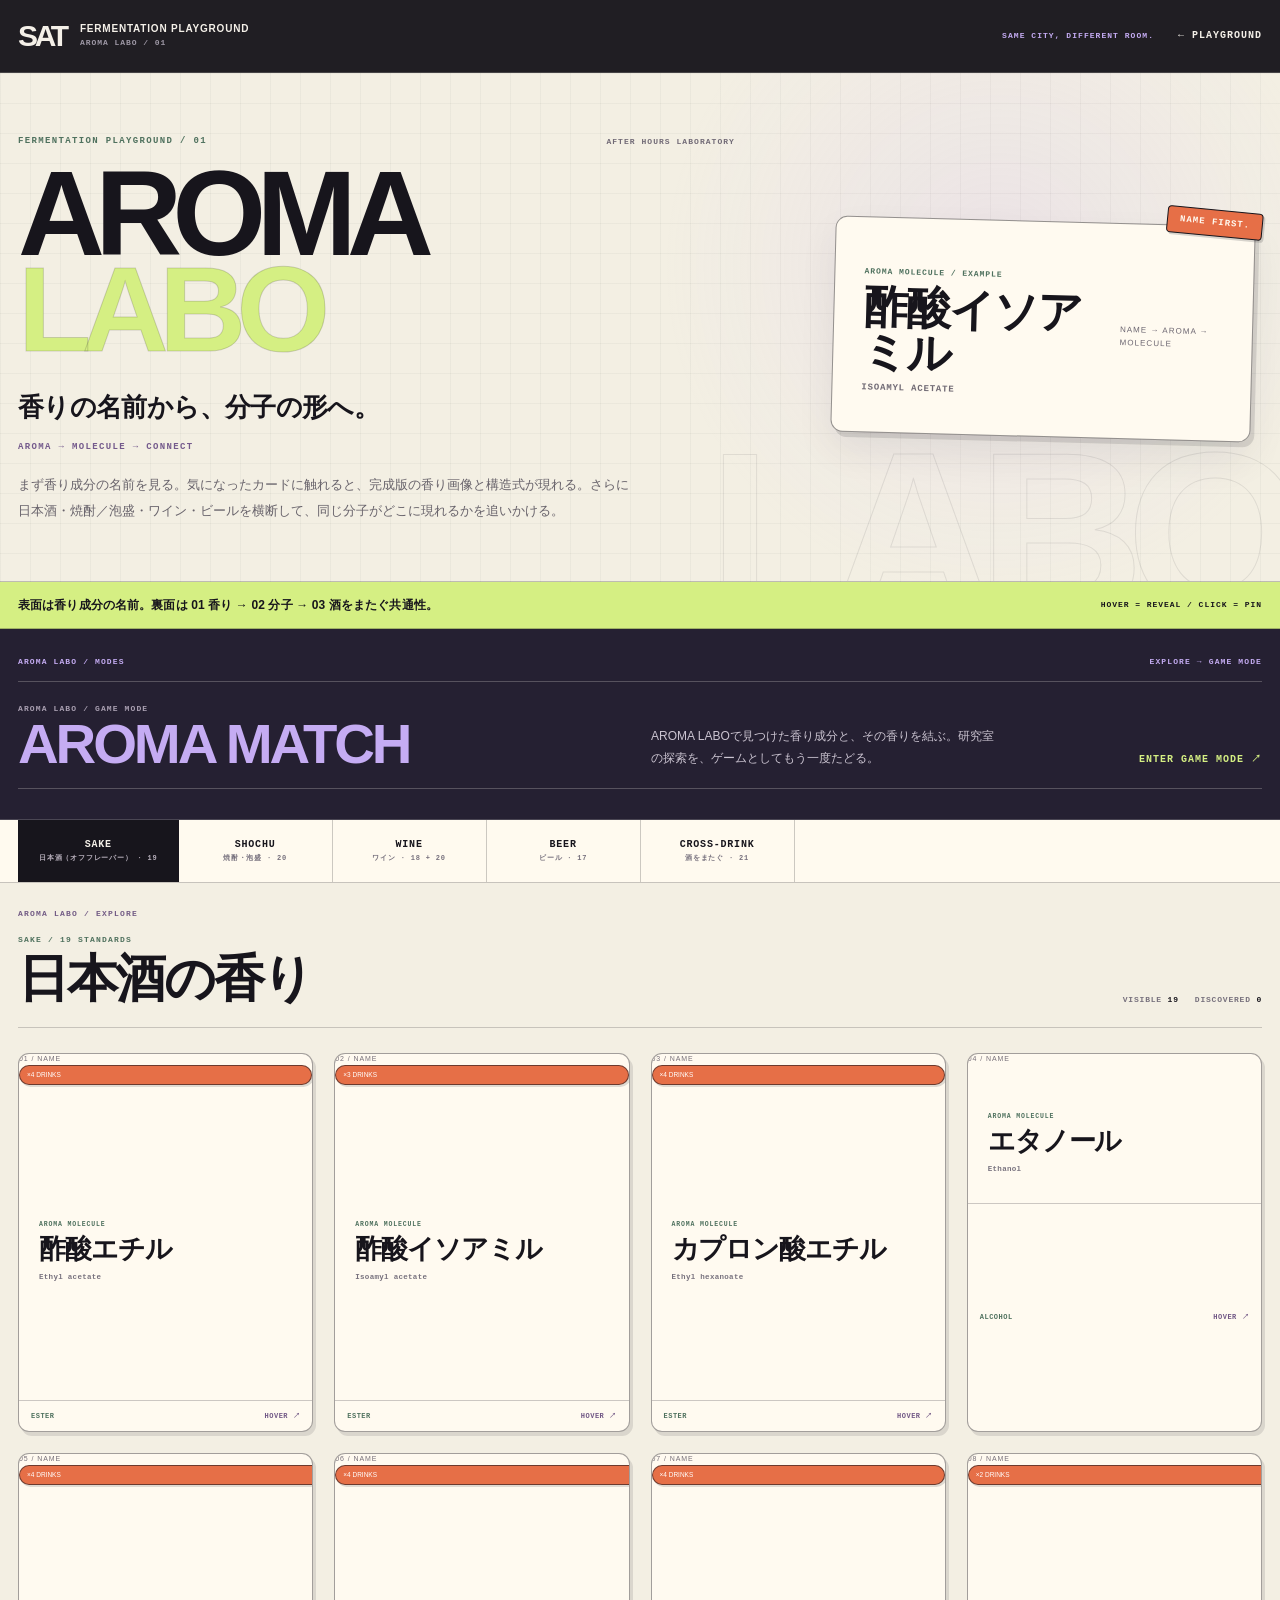
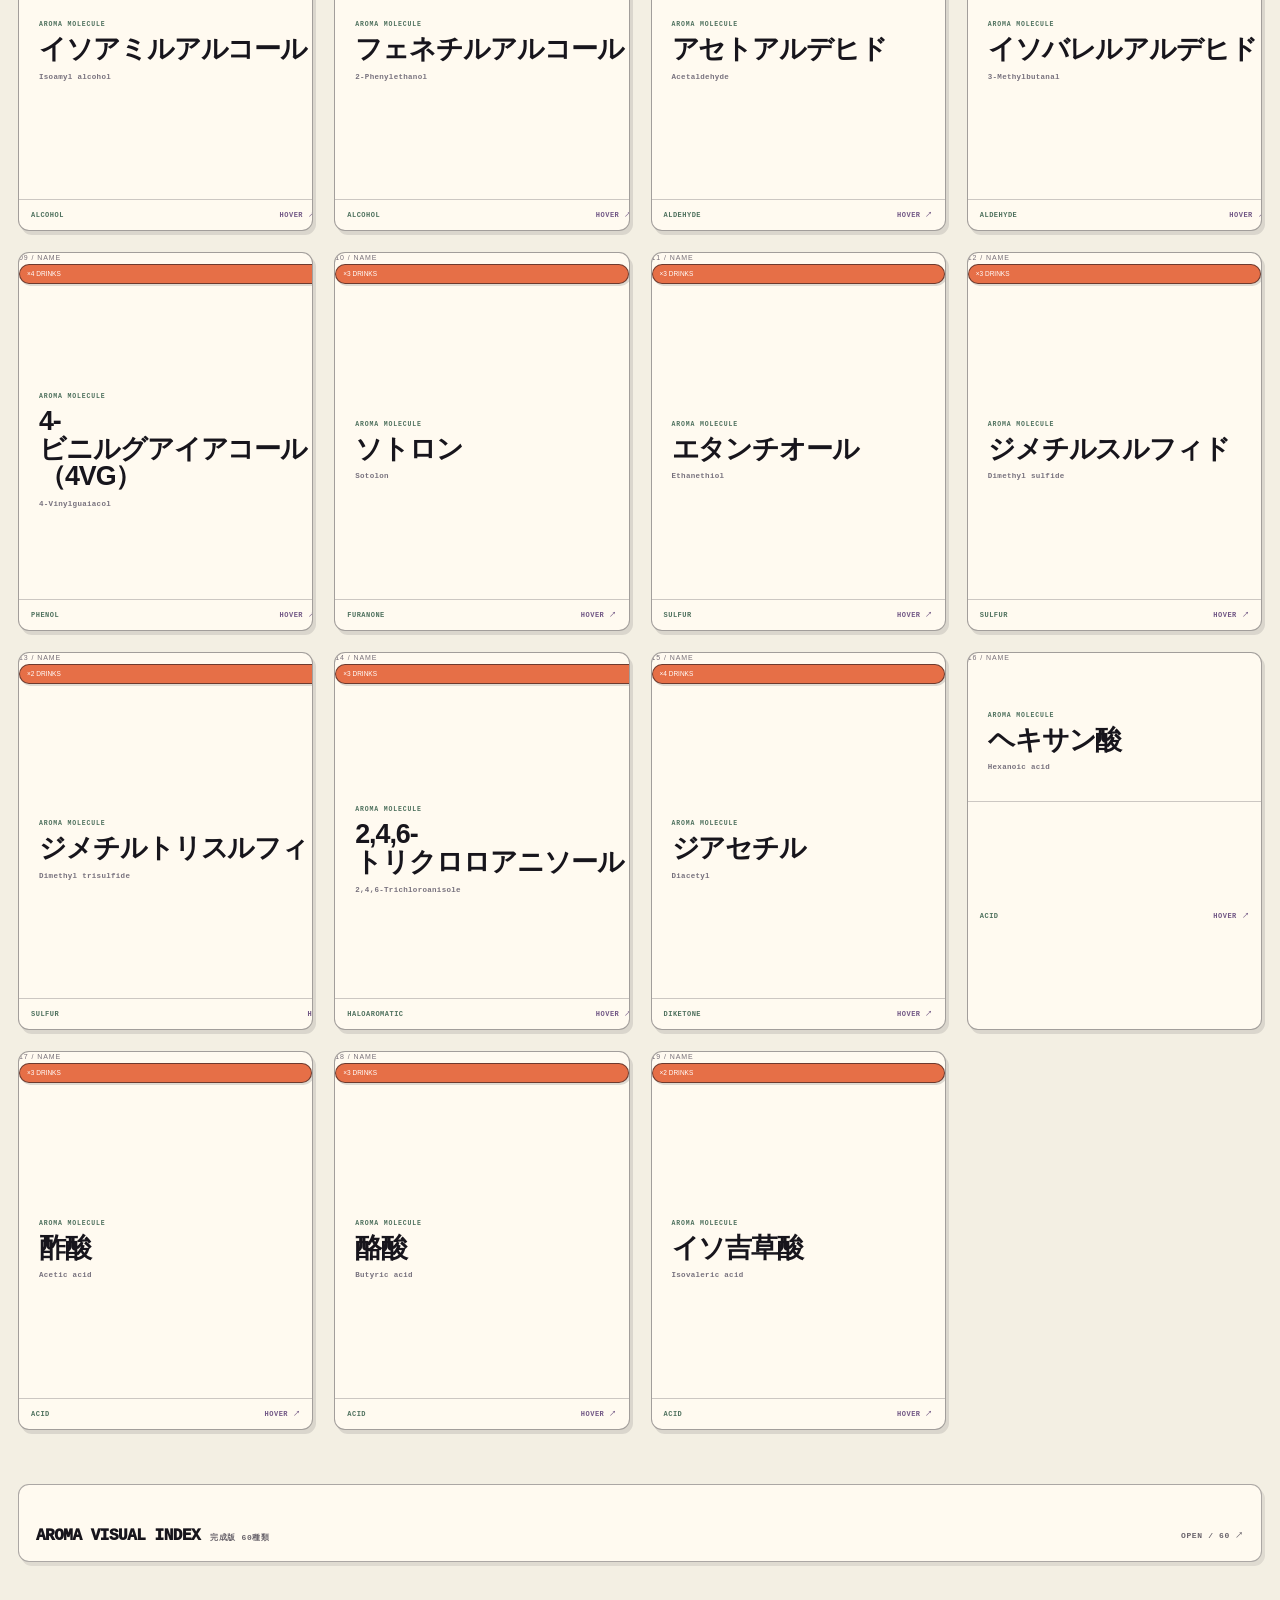
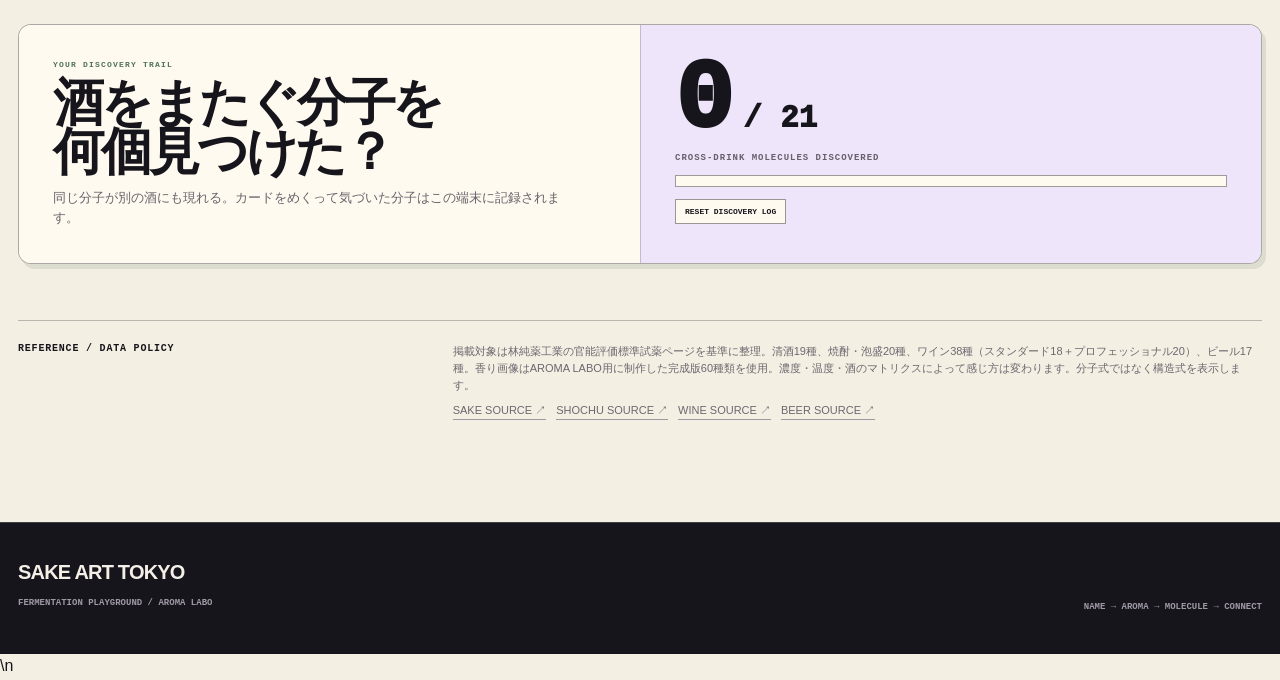
<file: aroma-lab/index.html>
<!DOCTYPE html>
<html lang="ja">
<head>
<meta charset="utf-8"/>
<meta name="viewport" content="width=device-width,initial-scale=1,viewport-fit=cover"/>
<meta name="theme-color" content="#f3efe3"/>
<title>AROMA LAB — Fermentation Playground</title>
<meta name="description" content="香り成分の名前から入り、カードをめくると完成版の香り画像、構造式、酒をまたぐ共通性が現れる。日本酒・焼酎／泡盛・ワイン・ビールを横断するインタラクティブ香り図鑑。"/>
<link href="./styles.css" rel="stylesheet"/>
<link href="./hotfix-name-first.css" rel="stylesheet"/>
<link href="./mobile-card-grid.css" rel="stylesheet"/>
<link href="./aroma-lab-04.css?v=20260910-1325" rel="stylesheet"/>
<link href="./aroma-labo-final.css?v=20260910-final1" rel="stylesheet"/>
</head>
<body data-design="aroma-labo-final">
<header class="topbar">
  <div class="wrap topbar-inner">
    <a class="brand" href="../" aria-label="FERMENTATION PLAYGROUNDへ戻る">
      <span class="sat-mark">SAT</span>
      <span class="brand-context"><strong>FERMENTATION PLAYGROUND</strong><small>AROMA LABO / 01</small></span>
    </a>
    <div class="topbar-context">
      <span class="room-note">SAME CITY, DIFFERENT ROOM.</span>
      <a class="back" href="../">← PLAYGROUND</a>
    </div>
  </div>
</header>
<main>
<section class="hero">
  <div class="wrap hero-grid">
    <div class="hero-copy">
      <div class="hero-meta"><div class="eyebrow">FERMENTATION PLAYGROUND / 01</div><div class="hero-room">AFTER HOURS LABORATORY</div></div>
      <h1>AROMA<span>LABO</span></h1>
      <p class="lead">香りの名前から、分子の形へ。</p>
      <p class="hero-route">AROMA → MOLECULE → CONNECT</p>
      <p class="sublead">まず香り成分の名前を見る。気になったカードに触れると、完成版の香り画像と構造式が現れる。さらに日本酒・焼酎／泡盛・ワイン・ビールを横断して、同じ分子がどこに現れるかを追いかける。</p>
    </div>
    <div class="hero-specimen name-first-specimen">
      <div class="hero-note">NAME FIRST.</div>
      <div class="hero-name"><small>AROMA MOLECULE / EXAMPLE</small><strong>酢酸イソアミル</strong><span>ISOAMYL ACETATE</span></div>
    </div>
  </div>
</section>

<section class="instructions">
  <div class="wrap">
    <strong>表面は香り成分の名前。裏面は 01 香り → 02 分子 → 03 酒をまたぐ共通性。</strong>
    <span><span class="desktop-only">HOVER = REVEAL / CLICK = PIN</span><span class="mobile-only">TAP = OPEN / FLIP</span></span>
  </div>
</section>

<section class="lab-mode-entry" aria-label="AROMA LABOのGAME MODE、AROMA MATCHへ進む">
  <div class="wrap">
    <div class="lab-mode-meta"><span>AROMA LABO / MODES</span><span>EXPLORE → GAME MODE</span></div>
    <a class="lab-mode-link" href="./aroma-match/">
      <span class="lab-mode-title"><small>AROMA LABO / GAME MODE</small><strong>AROMA MATCH</strong></span>
      <span class="lab-mode-copy">AROMA LABOで見つけた香り成分と、その香りを結ぶ。研究室の探索を、ゲームとしてもう一度たどる。</span>
      <span class="lab-mode-enter">ENTER GAME MODE ↗</span>
    </a>
  </div>
</section>

<nav class="lab-nav" aria-label="AROMA LABO EXPLORE 酒類カテゴリ">
  <div class="wrap nav-scroll"><div class="tabs" id="tabs"></div></div>
</nav>

<section class="lab" aria-label="AROMA LABO EXPLORE">
  <div class="wrap">
    <div class="explore-label">AROMA LABO / EXPLORE</div>
    <div class="control-row">
      <div><div class="section-kicker" id="sectionKicker">SAKE / 19 STANDARDS</div><h2 class="section-title" id="sectionTitle">日本酒の香り</h2></div>
      <div class="controls">
        <div class="wine-modes" id="wineModes"><button class="control wine-mode active" data-wine="standard">STANDARD 18</button><button class="control wine-mode" data-wine="professional">PRO 20</button><button class="control wine-mode" data-wine="all">ALL 38</button></div>
        <button class="control" id="hintToggle">CHEMISTRY HINT: OFF</button>
      </div>
      <div class="stats"><span>VISIBLE <b id="visibleCount">19</b></span><span>DISCOVERED <b id="discoveredMini">0</b></span></div>
    </div>

    <div class="family-banner" id="familyBanner"><span id="familyText"></span><button id="clearFamily">CLEAR FILTER ×</button></div>
    <div class="cards" id="cards"></div>

    <section class="progress-panel">
      <div class="progress-copy"><div class="section-kicker">YOUR DISCOVERY TRAIL</div><h2>酒をまたぐ分子を<br/>何個見つけた？</h2><p>同じ分子が別の酒にも現れる。カードをめくって気づいた分子はこの端末に記録されます。</p></div>
      <div class="progress-data"><div class="progress-num"><span id="crossFound">0</span><span style="font-size:.32em;letter-spacing:0"> / <span id="crossTotal">0</span></span></div><div class="progress-label">CROSS-DRINK MOLECULES DISCOVERED</div><div class="meter"><i id="meterBar"></i></div><button class="reset" id="resetProgress">RESET DISCOVERY LOG</button></div>
    </section>

    <section class="source-box">
      <strong>REFERENCE / DATA POLICY</strong>
      <div><div>掲載対象は林純薬工業の官能評価標準試薬ページを基準に整理。清酒19種、焼酎・泡盛20種、ワイン38種（スタンダード18＋プロフェッショナル20）、ビール17種。香り画像はAROMA LABO用に制作した完成版60種類を使用。濃度・温度・酒のマトリクスによって感じ方は変わります。分子式ではなく構造式を表示します。</div><div class="source-links"><a href="https://direct.hpc-j.co.jp/shop/pages/seishu.aspx" rel="noreferrer" target="_blank">SAKE SOURCE ↗</a><a href="https://direct.hpc-j.co.jp/shop/pages/sensory_evalutation-shouchu-awamori.aspx" rel="noreferrer" target="_blank">SHOCHU SOURCE ↗</a><a href="https://direct.hpc-j.co.jp/shop/pages/sensory_evalutation-wine.aspx" rel="noreferrer" target="_blank">WINE SOURCE ↗</a><a href="https://direct.hpc-j.co.jp/shop/pages/sensory_evalutation_beer.aspx" rel="noreferrer" target="_blank">BEER SOURCE ↗</a></div></div>
    </section>
  </div>
</section>
</main>

<footer class="footer"><div class="wrap"><div><b>SAKE ART TOKYO</b><br/><small>FERMENTATION PLAYGROUND / AROMA LABO</small></div><small>NAME → AROMA → MOLECULE → CONNECT</small></div></footer>
<div class="toast" id="toast"></div>
<script defer src="./app.js"></script>
<script defer src="./hotfix-name-first.js?v=20260910-light1"></script>
<script defer src="./mobile-card-grid.js?v=20260910-light1"></script>
<script defer src="../analytics.js"></script>\n</body>
</html>
</file>
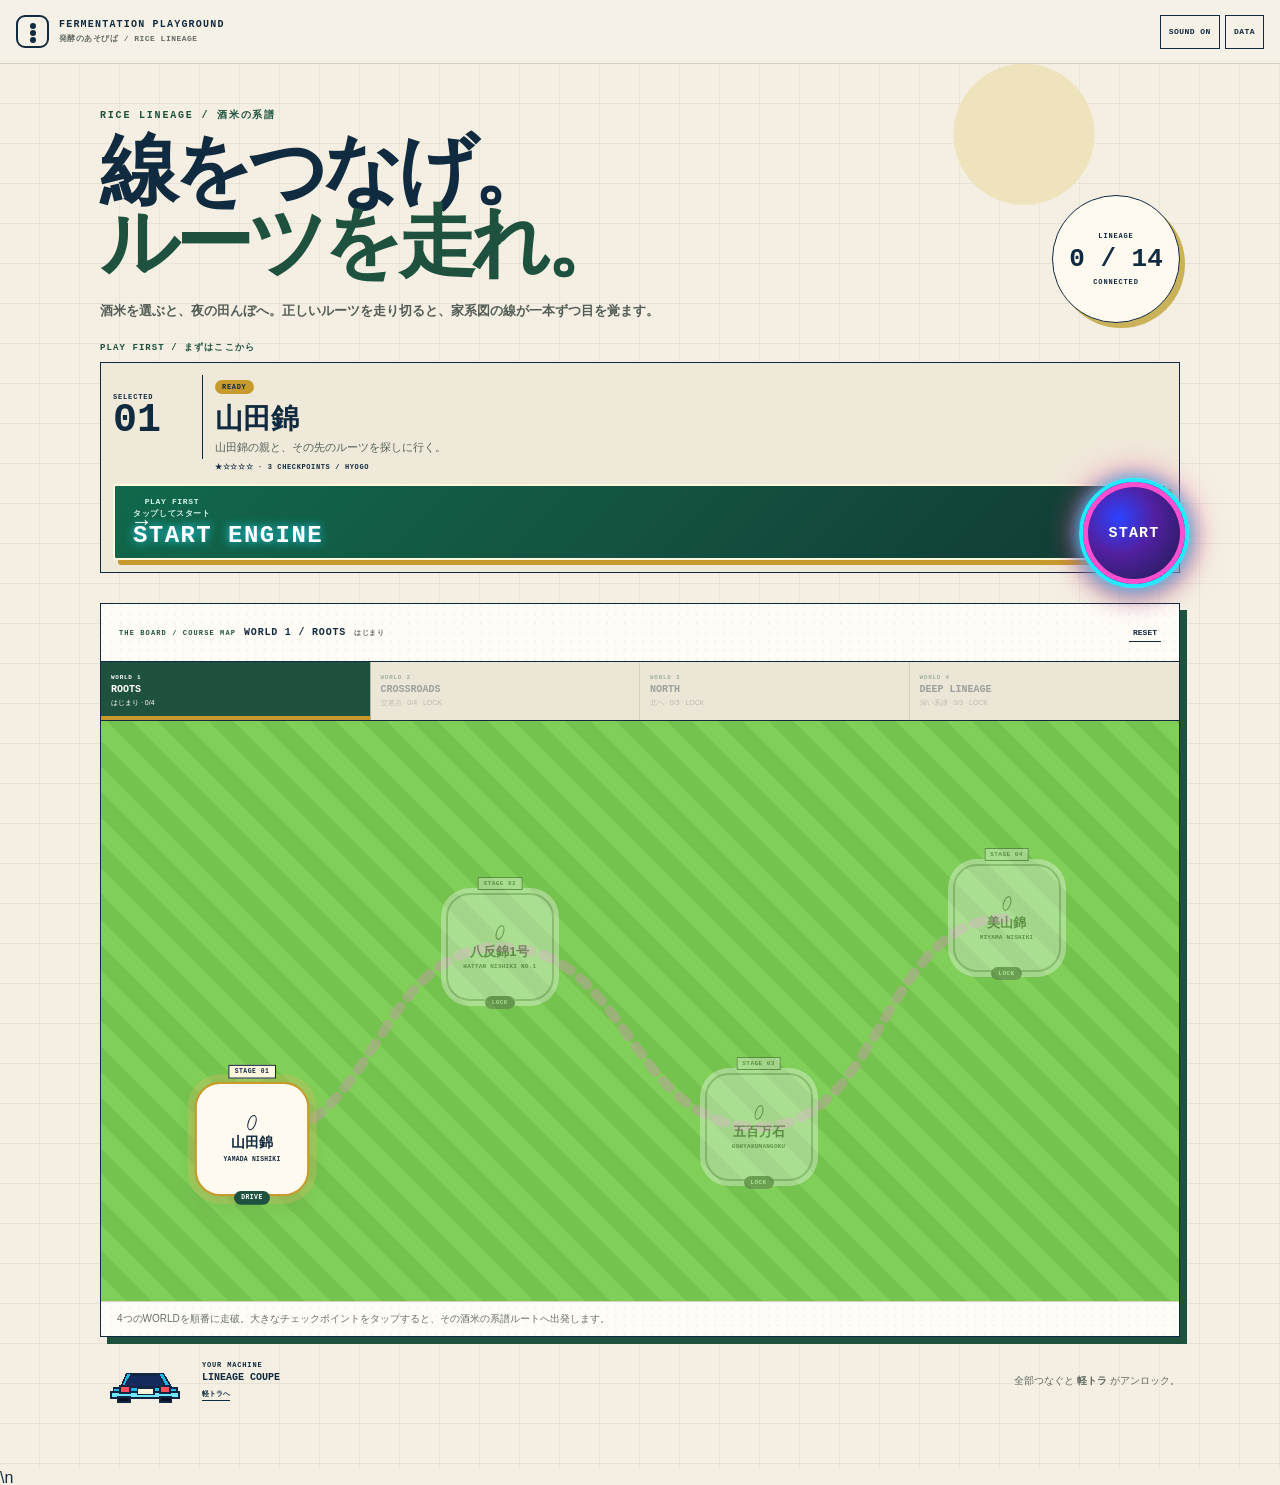
<file: rice-lineage/index.html>
<!doctype html>
<html lang="ja">
<head>
<meta charset="utf-8">
<meta name="viewport" content="width=device-width,initial-scale=1,viewport-fit=cover,user-scalable=no">
<meta name="theme-color" content="#0b1028">
<title>RICE LINEAGE｜酒米の系譜を走ってたどるゲーム</title>
<meta name="description" content="山田錦、五百万石、越淡麗など、日本酒を支える酒米の系譜を、家系図ボードとネオンのドライブゲームで遊びながらたどるFERMENTATION PLAYGROUND。">
<link rel="canonical" href="https://toraikura.github.io/sat-fermentation-playground/rice-lineage/">
<meta property="og:title" content="RICE LINEAGE｜酒米の系譜">
<meta property="og:description" content="家系図を選ぶ。エンジンをかける。正しい親へ走れ。酒米のルーツを遊びながらたどるミニゲーム。">
<meta property="og:type" content="website">
<meta property="og:url" content="https://toraikura.github.io/sat-fermentation-playground/rice-lineage/">
<meta property="og:image" content="https://toraikura.github.io/sat-fermentation-playground/og.png">
<meta name="twitter:card" content="summary_large_image">
<link rel="icon" href="../favicon.svg">
<link rel="stylesheet" href="./styles.css?v=20260911-arcade1">
<style>
.quick-start-hint{margin:18px 0 8px;font:900 9px ui-monospace,"SFMono-Regular",Menlo,Consolas,monospace;letter-spacing:.12em;color:#1f513f}
.quick-start-dock{margin:0 0 18px;padding:12px;align-items:stretch;gap:12px;position:relative;overflow:visible;z-index:8}
.quick-start-dock::before{content:"";position:absolute;inset:auto -40px -48px auto;width:180px;height:180px;border-radius:50%;background:radial-gradient(circle,#f0df9b 0 34%,#0000 35%);opacity:.32;pointer-events:none}
.quick-start-dock .mission-copy p{max-width:28em}
.quick-start-dock .engine-btn{grid-column:1/-1;min-width:0;width:100%;height:76px;padding:0 132px 0 20px;position:relative;overflow:visible;border:2px solid #fff7de;background:linear-gradient(135deg,#10684b 0%,#145241 50%,#103a33 100%);box-shadow:5px 5px 0 #c79a2d;z-index:4}
.quick-start-dock .engine-btn::before{content:"PLAY FIRST\Aタップしてスタート";white-space:pre;position:absolute;left:18px;top:10px;font:800 8px ui-monospace,"SFMono-Regular",Menlo,Consolas,monospace;letter-spacing:.08em;line-height:1.5;color:#dffef6;opacity:.95}
.quick-start-dock .engine-btn span{position:absolute;left:18px;bottom:10px;font-size:24px;line-height:1;letter-spacing:.06em;text-shadow:0 0 10px #22dfff;z-index:2}
.quick-start-dock .engine-btn::after{content:"START";position:absolute;right:-24px;bottom:-30px;width:102px;height:102px;border-radius:50%;display:grid;place-items:center;font:900 15px ui-monospace,"SFMono-Regular",Menlo,Consolas,monospace;letter-spacing:.08em;color:#fff;background:radial-gradient(circle at 35% 35%,#2b43ff 0%,#5220a1 38%,#141b42 100%);border:4px solid #22e9ff;box-shadow:inset 0 0 0 5px #ff4fd0,0 0 18px #23d8ff,0 0 32px #ff3f91,0 10px 24px #07183e55;z-index:12;animation:startPulse 1.8s ease-in-out infinite;transform-origin:center}
.quick-start-dock .engine-btn b{position:relative;z-index:2;font-size:22px}
.quick-start-dock .engine-btn:disabled::after{opacity:.45;animation:none}
@keyframes startPulse{0%,100%{transform:scale(1);filter:brightness(1)}50%{transform:scale(1.055);filter:brightness(1.18)}}
.paper-board{position:relative;z-index:1}
.lineage-map{height:580px;background:repeating-linear-gradient(45deg,#80cf58 0 18px,#75c34f 18px 36px)}
.lineage-map::before,.lineage-map::after{display:none}
.board-edge{stroke:#68645d;stroke-width:12;stroke-linecap:round;stroke-linejoin:round;filter:drop-shadow(0 0 0 #0000)}
.board-edge.ready{stroke:#6d685f;stroke-dasharray:none;opacity:.95}
.board-edge.done{stroke:#4f4a45;stroke-width:14;filter:drop-shadow(0 0 4px #fff3bf)}
.board-edge.locked{stroke:#afa88f;stroke-width:10;stroke-dasharray:10 12;opacity:.65}
.map-node.target{border-radius:24px;box-shadow:0 0 0 5px #fff8e8}
.map-node.support{border-radius:14px;background:#f5efd7}
.map-caption{font-size:10px}
.paper-board-top>div{display:flex;align-items:baseline;gap:8px;flex-wrap:wrap}.paper-board-top>div span{font:800 7px ui-monospace,"SFMono-Regular",Menlo,Consolas,monospace;color:#6a726d;letter-spacing:.08em}.world-nav{display:grid;grid-template-columns:repeat(4,1fr);gap:0;border-bottom:1px solid #102a3f;background:#ece6d6}.world-tab{min-height:58px;border:0;border-right:1px solid #b7ae9c;background:transparent;padding:8px 10px;text-align:left}.world-tab:last-child{border-right:0}.world-tab small{display:block;font:900 6px ui-monospace,"SFMono-Regular",Menlo,Consolas,monospace;letter-spacing:.12em;color:#1f513f}.world-tab strong{display:block;margin-top:3px;font:900 10px ui-monospace,"SFMono-Regular",Menlo,Consolas,monospace}.world-tab span{display:block;margin-top:3px;font-size:7px;color:#697068}.world-tab.active{background:#1f513f;color:#fff;box-shadow:inset 0 -4px 0 #c79a2d}.world-tab.active small,.world-tab.active span{color:#fff}.world-tab:disabled{opacity:.36;cursor:not-allowed}.map-node.target::before{content:"STAGE " attr(data-stage);position:absolute;top:-18px;left:50%;transform:translateX(-50%);white-space:nowrap;font:900 6px ui-monospace,"SFMono-Regular",Menlo,Consolas,monospace;letter-spacing:.08em;color:#102a3f;background:#fff7df;border:1px solid #102a3f;padding:2px 5px}.map-node.target.done::before{background:#c79a2d}.route-sign[data-kind="event"]{background:#6644b8!important;box-shadow:0 0 0 4px #2b175f,0 0 18px #ffd34d!important}.route-sign[data-kind="event"] small{color:#fff4b8}.data-grid article span{display:block}
@media(max-width:720px){
  .board-wrap{padding-top:20px}
  .world-nav{grid-template-columns:repeat(2,1fr)}
  .world-tab{min-height:52px;border-bottom:1px solid #b7ae9c}.world-tab:nth-child(2){border-right:0}.world-tab:nth-child(3),.world-tab:nth-child(4){border-bottom:0}.world-tab strong{font-size:9px}.world-tab span{font-size:6px}
  .paper-board-top>div span{width:100%}
  .quick-start-hint{margin-top:14px;font-size:8px}
  .quick-start-dock{margin-bottom:14px;padding:10px;z-index:8}
  .quick-start-dock .engine-btn{height:62px;padding-right:104px;overflow:visible}
  .quick-start-dock .engine-btn::before{left:14px;top:8px;font-size:7px}
  .quick-start-dock .engine-btn span{left:14px;bottom:9px;font-size:18px}
  .quick-start-dock .engine-btn::after{width:82px;height:82px;right:-14px;bottom:-24px;font-size:12px;border-width:3px;box-shadow:inset 0 0 0 4px #ff4fd0,0 0 14px #23d8ff,0 0 24px #ff3f91,0 8px 18px #07183e55}
  .quick-start-dock .engine-btn b{font-size:18px}
  .lineage-map{height:430px}
  .arcade-stage{min-height:0}
  .board-edge{stroke-width:10}
  .board-edge.done{stroke-width:12}
  .board-edge.locked{stroke-width:8}
  .clear-screen{min-height:calc(100dvh - 54px);overflow:auto}
  .clear-stage{height:auto;min-height:calc(100dvh - 54px);max-height:none;overflow:visible;padding-bottom:calc(88px + env(safe-area-inset-bottom))}
  .clear-stage .next-btn{margin-bottom:calc(18px + env(safe-area-inset-bottom))}
}
</style>
<script type="application/ld+json">{"@context":"https://schema.org","@type":"WebApplication","name":"RICE LINEAGE｜酒米の系譜","applicationCategory":"GameApplication","operatingSystem":"Web","description":"酒米の親子関係・交配・選抜の系譜を、家系図ボードとドライブゲームでたどるInteractive Experience。","url":"https://toraikura.github.io/sat-fermentation-playground/rice-lineage/","isPartOf":{"@type":"WebSite","name":"FERMENTATION PLAYGROUND","url":"https://toraikura.github.io/sat-fermentation-playground/"}}</script>
</head>
<body>
<div class="app-shell" id="appShell">
  <header class="site-bar">
    <a class="fp-brand" href="../" aria-label="FERMENTATION PLAYGROUNDへ戻る">
      <span class="fp-mark" aria-hidden="true"><i></i><i></i><i></i></span>
      <span><strong>FERMENTATION PLAYGROUND</strong><small>発酵のあそびば / RICE LINEAGE</small></span>
    </a>
    <div class="site-actions">
      <button class="tiny-btn" id="soundToggle" type="button" aria-pressed="false">SOUND ON</button>
      <button class="tiny-btn" id="openInfo" type="button">DATA</button>
    </div>
  </header>

  <main>
    <section class="screen board-screen is-active" id="boardScreen" aria-labelledby="boardTitle">
      <div class="board-wrap">
        <div class="board-heading">
          <div>
            <p class="eyebrow">RICE LINEAGE / 酒米の系譜</p>
            <h1 id="boardTitle">線をつなげ。<br><span>ルーツを走れ。</span></h1>
            <p class="board-lead">酒米を選ぶと、夜の田んぼへ。正しいルーツを走り切ると、家系図の線が一本ずつ目を覚ます。</p>
          </div>
          <div class="progress-stamp" aria-live="polite"><small>LINEAGE</small><strong id="boardProgress">0 / 14</strong><span>CONNECTED</span></div>
        </div>

        <p class="quick-start-hint">PLAY FIRST / まずはここから</p>
        <aside class="mission-dock quick-start-dock" id="missionDock" aria-live="polite">
          <div class="mission-number"><small>SELECTED</small><strong id="dockNumber">01</strong></div>
          <div class="mission-copy">
            <span id="dockStatus" class="status-pill">READY</span>
            <h2 id="dockTitle">山田錦</h2>
            <p id="dockSummary">山田錦の親と、その先のルーツを探しに行く。</p>
            <small id="dockMeta">3 CHECKPOINTS / HYOGO</small>
          </div>
          <button class="engine-btn" id="startMission" type="button"><span>START ENGINE</span><b>→</b></button>
        </aside>

        <div class="paper-board" id="paperBoard">
          <div class="paper-board-top">
            <div><small>THE BOARD / COURSE MAP</small><strong id="worldMapTitle">WORLD 1 / ROOTS</strong><span id="worldMapSub">はじまり</span></div>
            <button type="button" class="reset-link" id="resetProgress">RESET</button>
          </div>
          <div class="world-nav" id="worldNav" aria-label="RICE LINEAGE worlds"></div>
          <div class="lineage-map" id="lineageMap" aria-label="酒米のコースマップ">
            <svg class="map-lines" id="boardLines" viewBox="0 0 1000 650" preserveAspectRatio="none" aria-hidden="true"></svg>
            <div id="boardNodes"></div>
          </div>
          <p class="map-caption">4つのWORLDを順番に走破。大きなチェックポイントをタップすると、その酒米の系譜ルートへ出発します。</p>
        </div>

        <div class="board-bottom">
          <div class="vehicle-card">
            <div class="vehicle-mini" id="vehicleMini" aria-hidden="true"></div>
            <div><small>YOUR MACHINE</small><strong id="vehicleName">LINEAGE COUPE</strong><button id="vehicleSwitch" type="button" hidden>CHANGE</button></div>
          </div>
          <p>全部つなぐと <b>軽トラ</b> がアンロック。</p>
        </div>
      </div>
    </section>

    <section class="screen arcade-screen" id="arcadeScreen" aria-labelledby="arcadeTitle" hidden>
      <div class="arcade-stage" id="arcadeStage">
        <div class="scanlines" aria-hidden="true"></div>
        <div class="pixel-sky" aria-hidden="true"><i class="star s1"></i><i class="star s2"></i><i class="star s3"></i><i class="star s4"></i><i class="sun"></i><i class="mountain m1"></i><i class="mountain m2"></i><i class="city"></i><i class="castle"></i></div>
        <div class="field-layer" aria-hidden="true"><i class="field left"></i><i class="field right"></i><i class="canal left"></i><i class="canal right"></i></div>

        <div class="arcade-hud">
          <button class="hud-back" id="quitMission" type="button" aria-label="ボードへ戻る">←</button>
          <div class="arcade-logo"><span>RICE</span> LINEAGE<small id="arcadeTitle">親をさがせ！ / FIND THE ROOT</small></div>
          <div class="score-box"><small>SCORE</small><strong id="scoreValue">0000</strong></div>
        </div>
        <div class="hud-row">
          <div class="stage-count"><span id="checkpointNow">1</span><b>/</b><span id="checkpointTotal">3</span></div>
          <div class="life-row" id="lifeRow" aria-label="残りハート3"></div>
          <div class="streak-box"><small>COMBO</small><strong id="comboValue">0</strong></div>
        </div>

        <div class="road-world" id="roadWorld">
          <div class="road horizon-road" aria-hidden="true"></div>
          <button class="route-sign left" id="leftChoice" type="button"><span class="arrow">←</span><strong>—</strong><small>—</small></button>
          <button class="route-sign right" id="rightChoice" type="button"><strong>—</strong><small>—</small><span class="arrow">→</span></button>
          <div class="fork-light left" aria-hidden="true"></div><div class="fork-light right" aria-hidden="true"></div>
          <div class="vehicle-wrap" id="vehicleWrap"><div class="vehicle-large" id="vehicleLarge" aria-label="系譜を走る車"></div><span class="car-plate" id="carPlate">山田錦号</span></div>
          <div class="current-rice"><small>CURRENT RICE</small><strong id="currentRiceJa">山田錦</strong><span id="currentRiceEn">YAMADA NISHIKI</span></div>
        </div>

        <div class="question-panel"><span class="pixel-grain" aria-hidden="true">◆</span><div><small id="questionKicker">CHECKPOINT 1</small><strong id="questionText">どっちが親？</strong><span id="questionSub">Choose the correct route.</span></div></div>
        <div class="arcade-controls"><button id="leftControl" type="button"><b>←</b><span>ひだり<small>LEFT / SWIPE</small></span></button><button id="rightControl" type="button"><span>みぎ<small>RIGHT / SWIPE</small></span><b>→</b></button></div>
        <div class="feedback" id="feedback" role="status" aria-live="assertive"></div>
      </div>
    </section>

    <section class="screen clear-screen" id="clearScreen" aria-labelledby="clearTitle" hidden>
      <div class="clear-stage">
        <div class="clear-sky" aria-hidden="true"><i class="clear-sun"></i><i class="confetti c1"></i><i class="confetti c2"></i><i class="confetti c3"></i><i class="confetti c4"></i><i class="confetti c5"></i><i class="confetti c6"></i></div>
        <p class="clear-kicker">MISSION COMPLETE</p>
        <h2 id="clearTitle">CLEAR!</h2>
        <p class="clear-sub">正解！ 系譜がつながった。</p>
        <div class="clear-route" id="clearRoute"></div>
        <div class="goal-scene"><div class="goal-gate">GOAL</div><div class="vehicle-large" id="clearVehicle"></div></div>
        <div class="reward-bar"><span>★</span><div><small>REWARD</small><strong id="rewardScore">+300</strong></div><b>LINEAGE CONNECTED!</b></div>
        <article class="learn-card"><div><small>LEARN</small><h3 id="learnTitle">山田錦</h3><p id="learnText">—</p></div><span class="rice-card">NEW<small id="cardName">山田錦</small></span></article>
        <button class="next-btn" id="backToBoard" type="button">BOARDへ戻る <b>→</b></button>
      </div>
    </section>
  </main>
</div>

<div class="modal" id="infoModal" hidden>
  <div class="modal-card" role="dialog" aria-modal="true" aria-labelledby="infoTitle">
    <div class="modal-head"><div><small>RICE LINEAGE</small><h2 id="infoTitle">DATA / SOURCES</h2></div><button id="closeInfo" type="button" aria-label="閉じる">×</button></div>
    <p class="data-note">ゲームのルートは <code>SOURCE_LEDGER.md</code> で確認済みの交配・選抜・突然変異・起点関係だけを使っています。分からない親はゲーム都合で作りません。</p>
    <details open><summary>PLAYABLE MISSIONS</summary><div id="missionIndex" class="data-grid"></div></details>
    <details><summary>PRIMARY SOURCES</summary><div id="sourceList" class="source-list"></div></details>
  </div>
</div>

<div class="gameover" id="gameOver" hidden><div><small>NO MORE HEARTS</small><strong>GAME OVER</strong><p>もう一度このルートを走る？</p><button id="retryMission" type="button">RETRY</button><button id="gameOverBoard" type="button">BOARD</button></div></div>

<script src="./data.js?v=20260910-1"></script>
<script src="./game-data.js?v=20260911-14stage1"></script>
<script src="./app.js?v=20260911-14stage1"></script>
<script src="./board-return-scroll.js?v=20260911-1"></script>
<script defer src="../analytics.js"></script>\n</body>
</html>
</file>
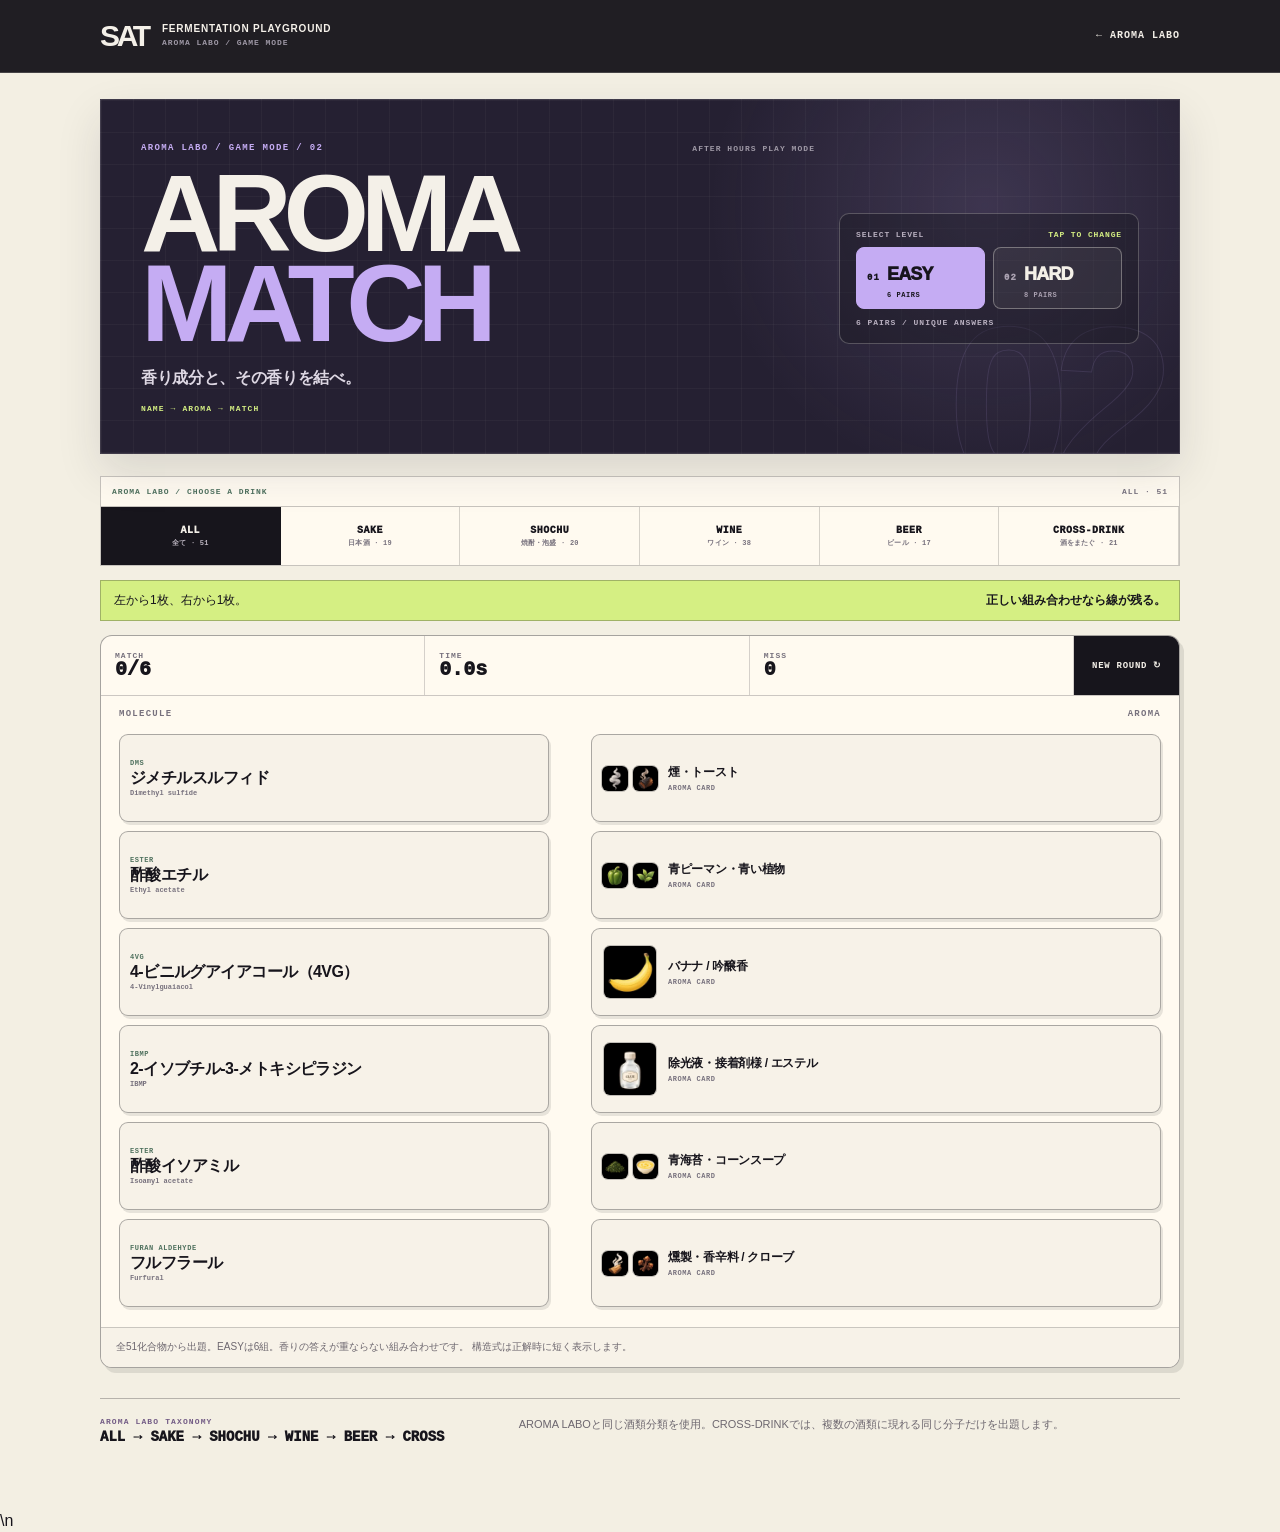
<file: aroma-lab/aroma-match/index.html>
<!doctype html>
<html lang="ja">
<head>
  <meta charset="utf-8">
  <meta name="viewport" content="width=device-width,initial-scale=1,viewport-fit=cover">
  <meta name="theme-color" content="#252032">
  <meta name="description" content="AROMA LABの51化合物から、香り成分名と香りを結びつけるマッチングゲーム。ALL・日本酒・焼酎／泡盛・ワイン・ビール・酒をまたぐ成分から選び、EASYとHARDで遊べます。">
  <title>AROMA MATCH — AROMA LAB</title>
  <link rel="stylesheet" href="./styles.css?v=20260910d">
  <link rel="stylesheet" href="./modes.css?v=20260910d">
  <link rel="stylesheet" href="./visual-direction.css?v=20260910-amvd1">
  <link rel="stylesheet" href="./visual-state-fix.css?v=20260910-amstate1">
</head>
<body data-design="aroma-match-final">
  <header class="topbar">
    <div class="wrap topbar-inner">
      <a class="brand" href="../" aria-label="AROMA LABOへ戻る">
        <span class="sat-mark">SAT</span>
        <span class="brand-context"><strong>FERMENTATION PLAYGROUND</strong><small>AROMA LABO / GAME MODE</small></span>
      </a>
      <a class="back" href="../">← AROMA LABO</a>
    </div>
  </header>

  <main class="wrap match-shell">
    <section class="match-hero" aria-labelledby="gameTitle">
      <div class="match-hero-copy">
        <div class="match-meta"><div class="eyebrow">AROMA LABO / GAME MODE / 02</div><div class="match-room">AFTER HOURS PLAY MODE</div></div>
        <h1 id="gameTitle">AROMA <span>MATCH</span></h1>
        <p>香り成分と、その香りを結べ。</p>
        <div class="match-route">NAME → AROMA → MATCH</div>
      </div>
      <div class="mode-card" aria-label="ゲーム難易度">
        <div class="mode-card-head"><small>SELECT LEVEL</small><span>TAP TO CHANGE</span></div>
        <div class="mode-switch" role="group" aria-label="難易度を選ぶ">
          <button type="button" class="active" data-game-mode="easy" aria-pressed="true"><span>01</span><strong>EASY</strong><small>6 PAIRS</small></button>
          <button type="button" data-game-mode="hard" aria-pressed="false"><span>02</span><strong>HARD</strong><small>8 PAIRS</small></button>
        </div>
        <span id="modeMeta">6 PAIRS / UNIQUE ANSWERS</span>
      </div>
    </section>

    <section class="match-taxonomy" aria-label="出題する酒類を選ぶ">
      <div class="taxonomy-head">
        <small>AROMA LABO / CHOOSE A DRINK</small>
        <span id="filterStatus">ALL · 51</span>
      </div>
      <div class="taxonomy-scroll" role="group" aria-label="酒類カテゴリ">
        <button type="button" class="taxonomy-tab active" data-drink-filter="all" aria-pressed="true"><strong>ALL</strong><small>全て · 51</small></button>
        <button type="button" class="taxonomy-tab" data-drink-filter="sake" aria-pressed="false"><strong>SAKE</strong><small>日本酒 · 19</small></button>
        <button type="button" class="taxonomy-tab" data-drink-filter="shochu" aria-pressed="false"><strong>SHOCHU</strong><small>焼酎・泡盛 · 20</small></button>
        <button type="button" class="taxonomy-tab" data-drink-filter="wine" aria-pressed="false"><strong>WINE</strong><small>ワイン · 38</small></button>
        <button type="button" class="taxonomy-tab" data-drink-filter="beer" aria-pressed="false"><strong>BEER</strong><small>ビール · 17</small></button>
        <button type="button" class="taxonomy-tab" data-drink-filter="cross" aria-pressed="false"><strong>CROSS-DRINK</strong><small>酒をまたぐ · 21</small></button>
      </div>
    </section>

    <section class="howto" aria-label="遊び方">
      <span>左から1枚、右から1枚。</span><strong>正しい組み合わせなら線が残る。</strong>
    </section>

    <section class="game-panel" aria-label="AROMA MATCHゲーム">
      <div class="score-strip">
        <div><small>MATCH</small><strong><span id="matchCount">0</span>/<span id="matchTotal">6</span></strong></div>
        <div><small>TIME</small><strong id="timeValue">0.0s</strong></div>
        <div><small>MISS</small><strong id="missValue">0</strong></div>
        <button id="newRound" type="button">NEW ROUND ↻</button>
      </div>

      <div class="column-heads" aria-hidden="true"><span>MOLECULE</span><span>AROMA</span></div>

      <div class="match-board" id="matchBoard">
        <svg class="connection-layer" id="connectionLayer" aria-hidden="true"></svg>
        <div class="match-column compound-column" id="compoundColumn" aria-label="香り成分名"></div>
        <div class="match-column aroma-column" id="aromaColumn" aria-label="香り"></div>
      </div>

      <p class="game-note" id="gameNote">全51化合物から出題。EASYは6組。香りの答えが重ならない組み合わせです。構造式は正解時に短く表示します。</p>
      <div class="sr-only" id="liveStatus" aria-live="polite"></div>
    </section>

    <section class="expert-note">
      <div><small>AROMA LABO TAXONOMY</small><strong>ALL → SAKE → SHOCHU → WINE → BEER → CROSS</strong></div>
      <p>AROMA LABOと同じ酒類分類を使用。CROSS-DRINKでは、複数の酒類に現れる同じ分子だけを出題します。</p>
    </section>
  </main>

  <div class="structure-flash" id="structureFlash" aria-hidden="true">
    <div class="structure-card">
      <small>CORRECT / STRUCTURE</small>
      <img id="structureImage" alt="">
      <strong id="structureName"></strong>
    </div>
  </div>

  <div class="result-layer" id="resultLayer" hidden>
    <section class="result-card" role="dialog" aria-modal="true" aria-labelledby="resultTitle">
      <div class="result-kicker" id="resultKicker">ROUND CLEAR / ALL</div>
      <div class="result-mode" id="resultMode">LEVEL 1 / EASY</div>
      <h2 id="resultTitle">6 / 6 MATCHED</h2>
      <div class="result-score"><span>SCORE</span><strong id="scoreValue">0</strong></div>
      <dl>
        <div><dt>TIME</dt><dd id="resultTime">0.0s</dd></div>
        <div><dt>MISS</dt><dd id="resultMiss">0</dd></div>
      </dl>
      <p>EASY BASE 1200 / HARD BASE 1700 · TIME −8/s · MISS −80</p>
      <button id="replayButton" type="button">REPLAY ↻</button>
      <a href="../">BACK TO AROMA LABO →</a>
    </section>
  </div>

  <script defer src="./data.js?v=20260910d"></script>
  <script defer src="./perf-assets.js?v=20260910-light1"></script>
  <script defer src="./taxonomy.js?v=20260910d"></script>
  <script defer src="./app.js?v=20260910d"></script>
<script defer src="../../analytics.js"></script>\n</body>
</html>
</file>
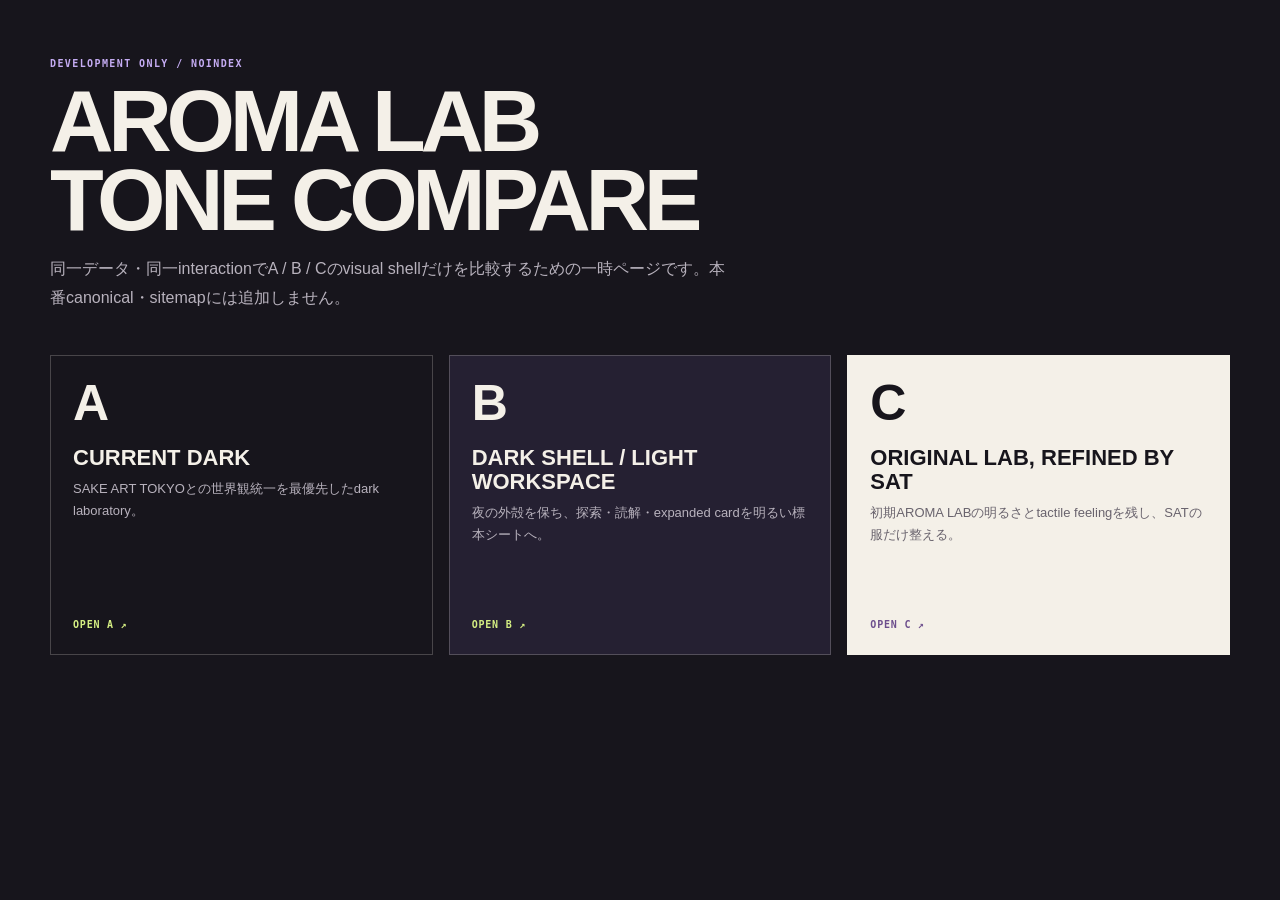
<file: aroma-lab/preview/index.html>
<!DOCTYPE html>
<html lang="ja">
<head>
<meta charset="utf-8"/>
<meta name="viewport" content="width=device-width,initial-scale=1"/>
<meta name="robots" content="noindex,nofollow,noarchive"/>
<title>AROMA LAB — A/B/C Tone Compare</title>
<style>
:root{--ink:#17151c;--paper:#f4f0e8;--lime:#d5ef83;--lilac:#c5acf3;--deep:#252032;--mono:ui-monospace,SFMono-Regular,Consolas,monospace;--sans:"Helvetica Neue",Arial,sans-serif}*{box-sizing:border-box}body{margin:0;background:var(--ink);color:var(--paper);font-family:var(--sans)}main{width:min(1180px,calc(100% - 36px));margin:auto;padding:56px 0 72px}.kicker{font:700 10px/1.5 var(--mono);letter-spacing:.14em;color:var(--lilac)}h1{margin:10px 0 12px;font-size:clamp(42px,7vw,88px);line-height:.9;letter-spacing:-.06em}.intro{max-width:690px;color:#b8b2bd;line-height:1.8}.grid{display:grid;grid-template-columns:repeat(3,1fr);gap:16px;margin-top:42px}.choice{display:flex;flex-direction:column;min-height:300px;padding:22px;border:1px solid rgba(244,240,232,.22);text-decoration:none;color:inherit}.choice b{font:900 50px/1 var(--sans);letter-spacing:-.07em}.choice h2{font-size:22px;line-height:1.1;margin:18px 0 8px}.choice p{font-size:13px;line-height:1.7;color:#b8b2bd;margin:0}.choice span{margin-top:auto;font:700 10px/1.4 var(--mono);letter-spacing:.08em;color:var(--lime)}.choice:nth-child(2){background:var(--deep)}.choice:nth-child(3){background:var(--paper);color:var(--ink)}.choice:nth-child(3) p{color:#69636d}.choice:nth-child(3) span{color:#6d4f8d}@media(max-width:760px){.grid{grid-template-columns:1fr}.choice{min-height:210px}}
</style>
</head>
<body><main><div class="kicker">DEVELOPMENT ONLY / NOINDEX</div><h1>AROMA LAB<br>TONE COMPARE</h1><p class="intro">同一データ・同一interactionでA / B / Cのvisual shellだけを比較するための一時ページです。本番canonical・sitemapには追加しません。</p><div class="grid"><a class="choice" href="../"><b>A</b><h2>CURRENT DARK</h2><p>SAKE ART TOKYOとの世界観統一を最優先したdark laboratory。</p><span>OPEN A ↗</span></a><a class="choice" href="./b/"><b>B</b><h2>DARK SHELL / LIGHT WORKSPACE</h2><p>夜の外殻を保ち、探索・読解・expanded cardを明るい標本シートへ。</p><span>OPEN B ↗</span></a><a class="choice" href="./c/"><b>C</b><h2>ORIGINAL LAB, REFINED BY SAT</h2><p>初期AROMA LABの明るさとtactile feelingを残し、SATの服だけ整える。</p><span>OPEN C ↗</span></a></div></main></body>
</html>
</file>
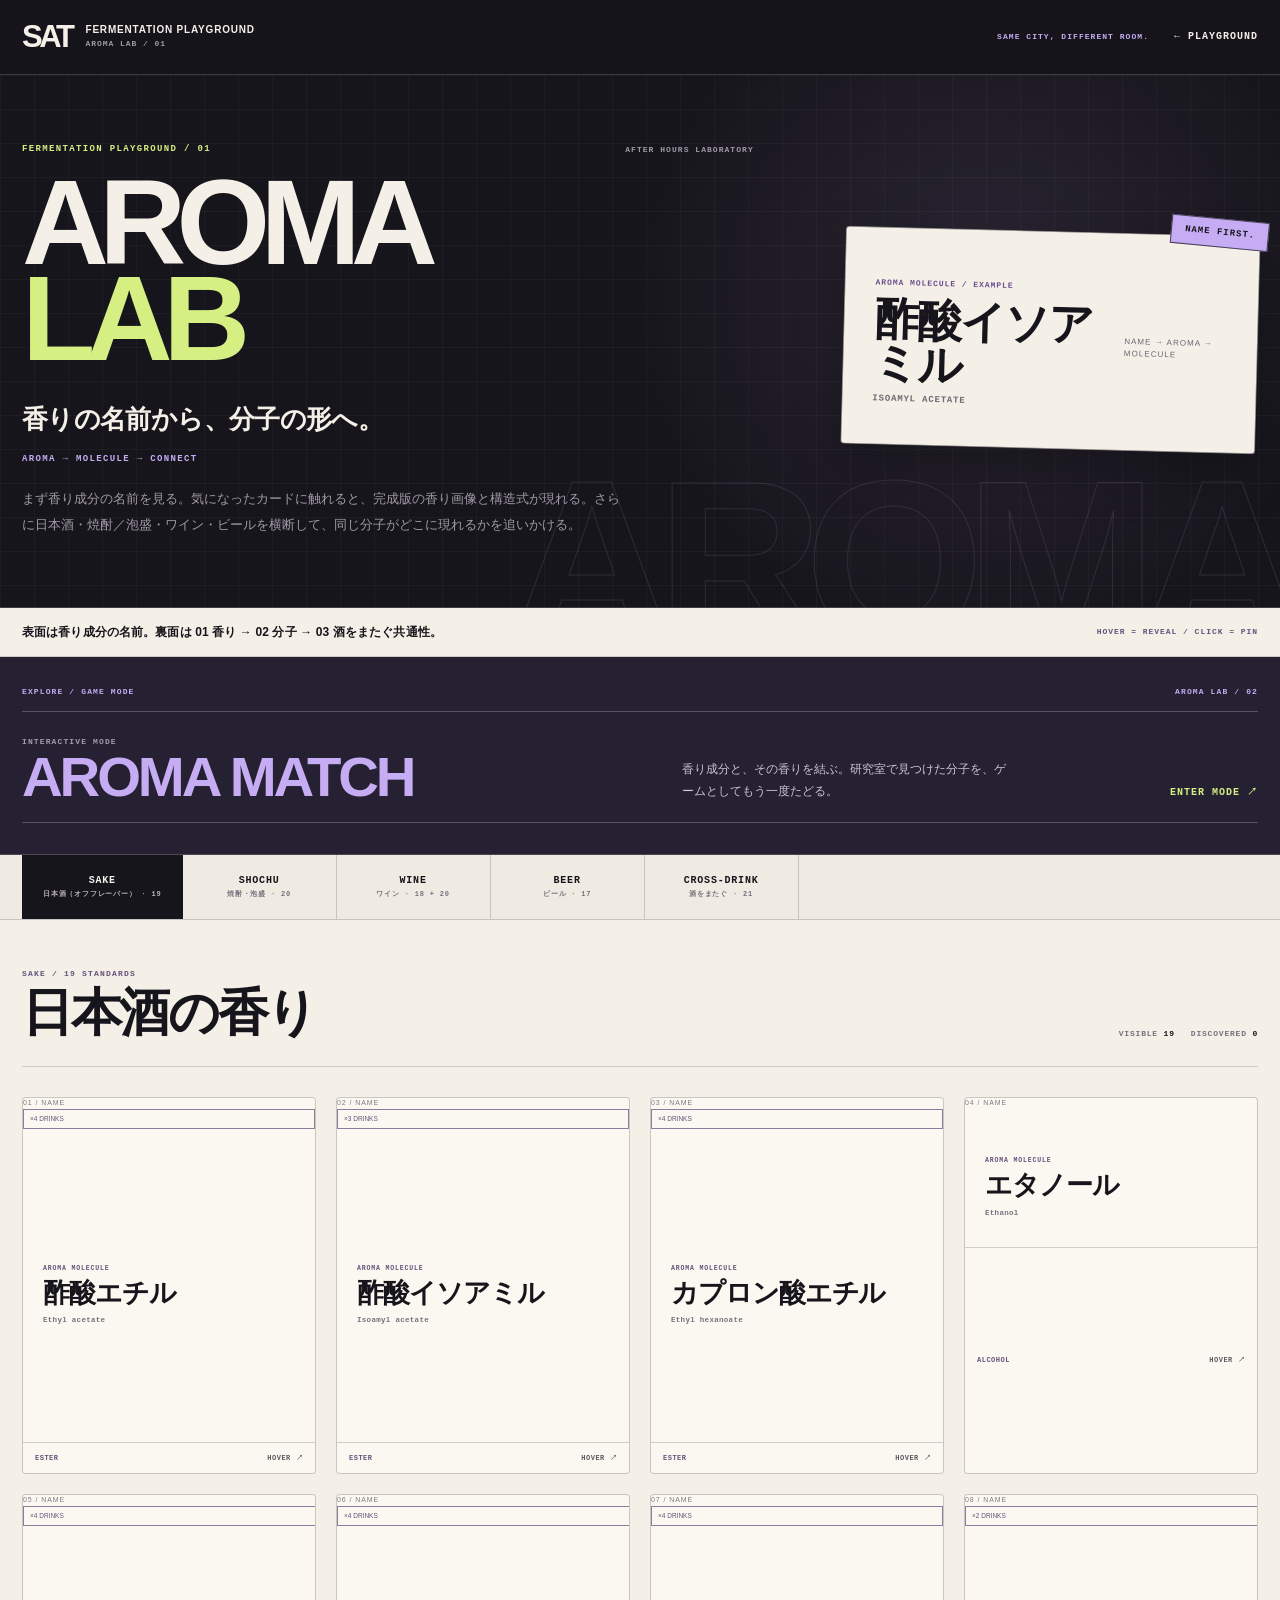
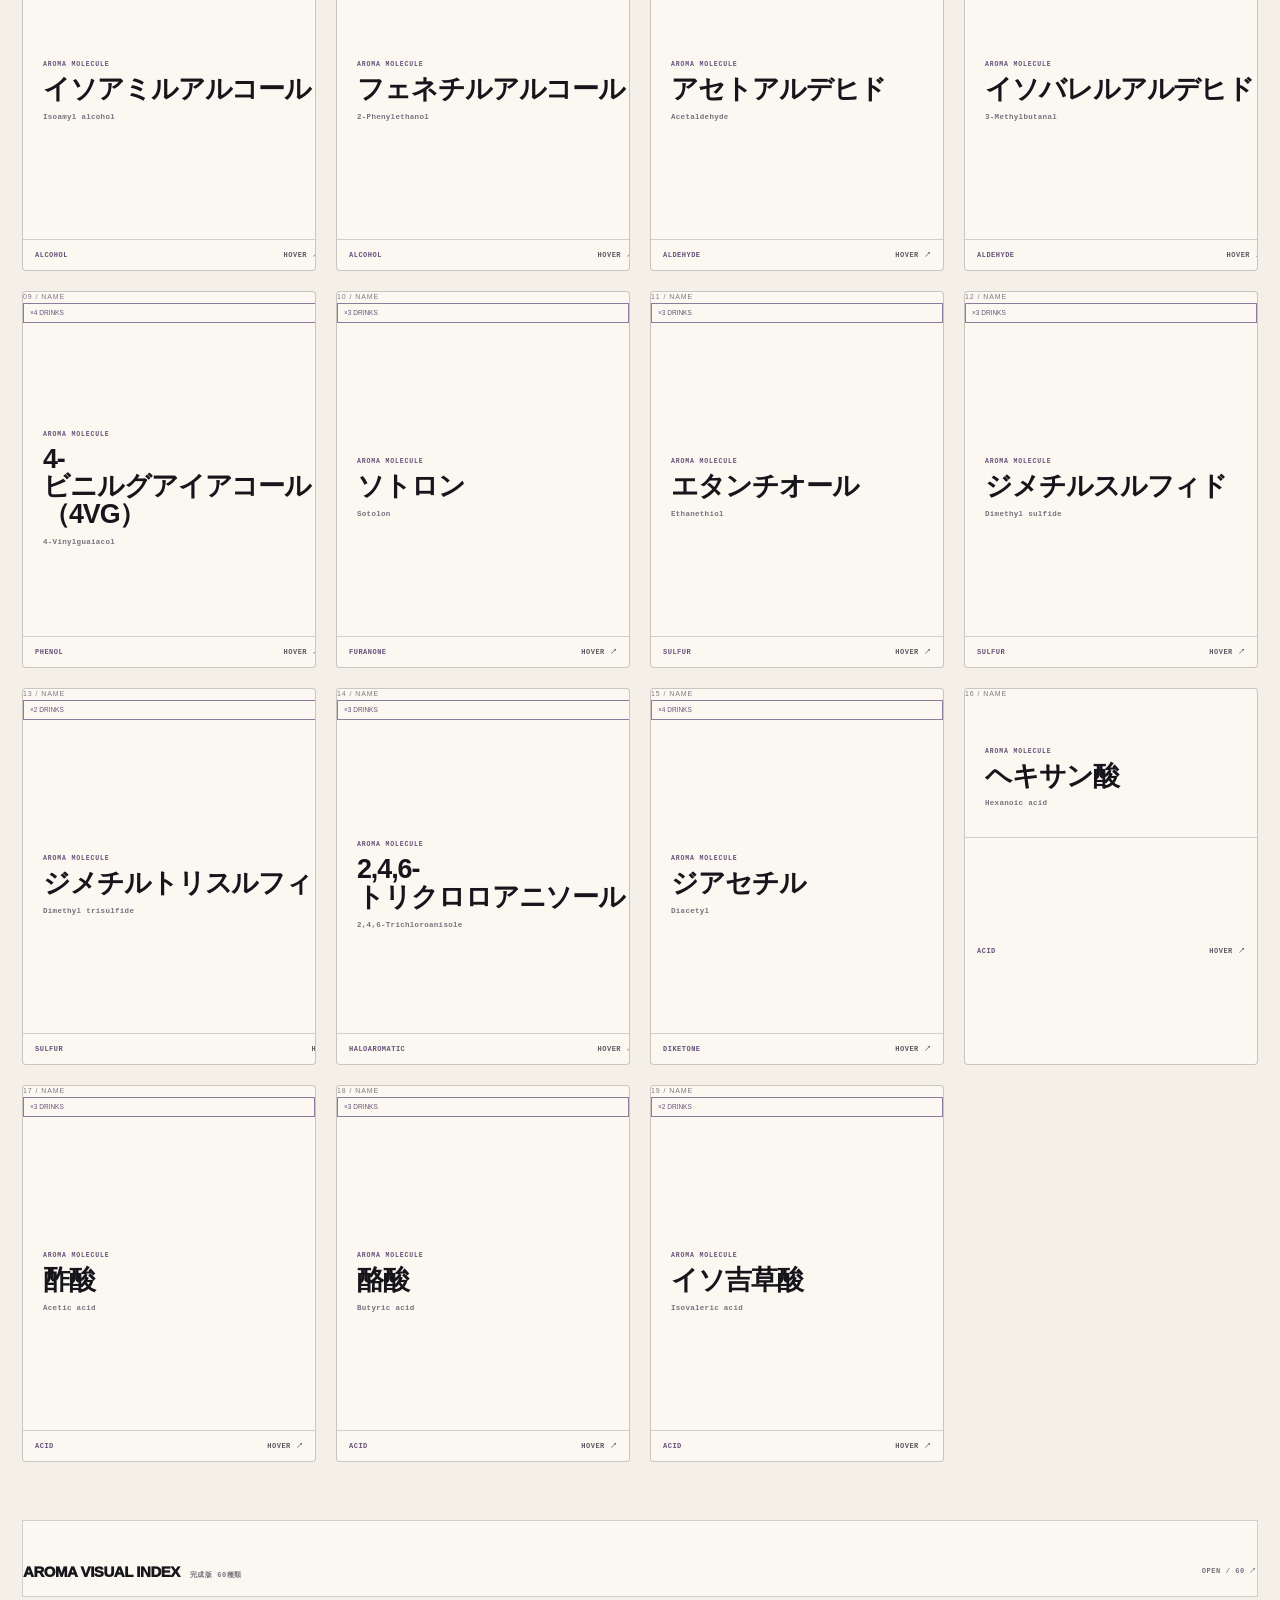
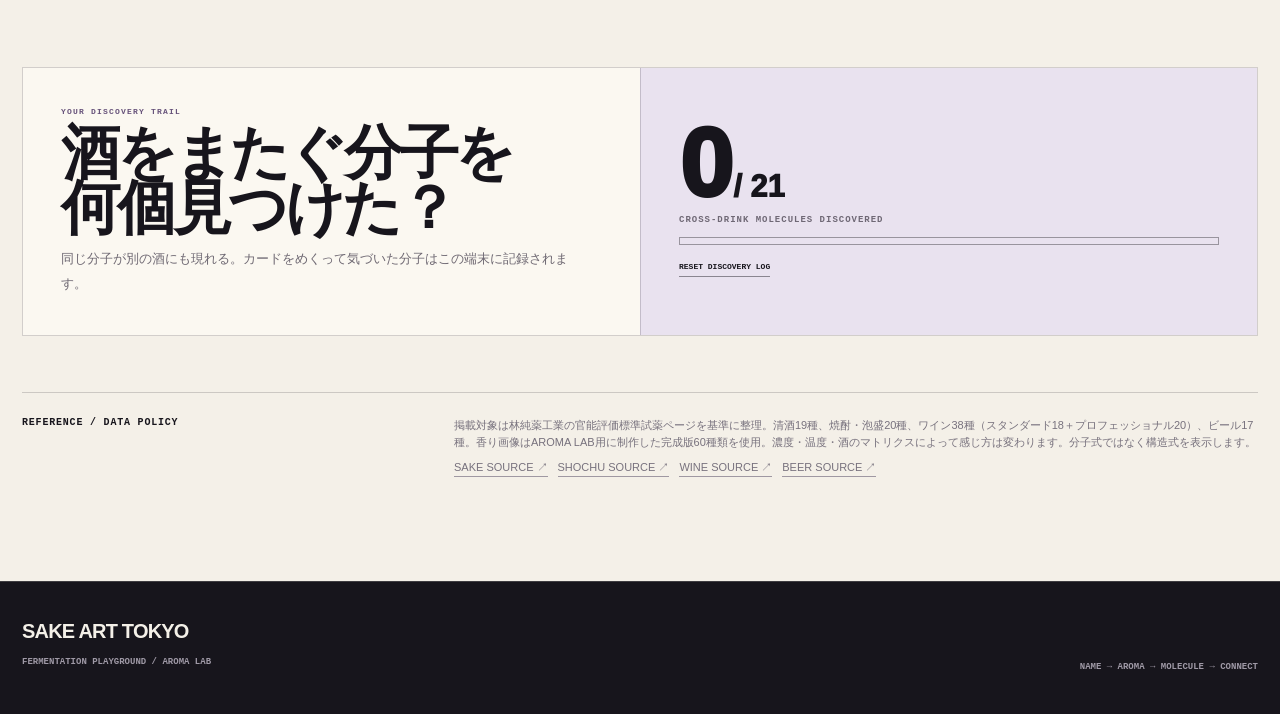
<file: aroma-lab/preview/b/index.html>
<!DOCTYPE html>
<html lang="ja">
<head>
<meta charset="utf-8"/>
<meta name="viewport" content="width=device-width,initial-scale=1,viewport-fit=cover"/>
<base href="../../"/>
<meta name="theme-color" content="#17151c"/>
<meta name="robots" content="noindex,nofollow,noarchive"/>
<title>AROMA LAB — Tone B Preview</title>
<meta name="description" content="AROMA LAB visual comparison preview B. Development use only."/>
<link rel="canonical" href="https://sakearttokyo.com/playground/aroma-lab/"/>
<link href="./styles.css" rel="stylesheet"/>
<link href="./hotfix-name-first.css" rel="stylesheet"/>
<link href="./mobile-card-grid.css" rel="stylesheet"/>
<link href="./aroma-lab-04.css?v=20260910-1325" rel="stylesheet"/>
<link href="./visual-direction.css?v=20260910-vd1" rel="stylesheet"/>
<link href="./preview/tone-b.css?v=20260910-b1" rel="stylesheet"/>
</head>
<body data-tone="b">
<header class="topbar">
  <div class="wrap topbar-inner">
    <a class="brand" href="../" aria-label="FERMENTATION PLAYGROUNDへ戻る">
      <span class="sat-mark">SAT</span>
      <span class="brand-context"><strong>FERMENTATION PLAYGROUND</strong><small>AROMA LAB / 01</small></span>
    </a>
    <div class="topbar-context">
      <span class="room-note">SAME CITY, DIFFERENT ROOM.</span>
      <a class="back" href="../">← PLAYGROUND</a>
    </div>
  </div>
</header>
<main>
<section class="hero">
  <div class="wrap hero-grid">
    <div class="hero-copy">
      <div class="hero-meta"><div class="eyebrow">FERMENTATION PLAYGROUND / 01</div><div class="hero-room">AFTER HOURS LABORATORY</div></div>
      <h1>AROMA<span>LAB</span></h1>
      <p class="lead">香りの名前から、分子の形へ。</p>
      <p class="hero-route">AROMA → MOLECULE → CONNECT</p>
      <p class="sublead">まず香り成分の名前を見る。気になったカードに触れると、完成版の香り画像と構造式が現れる。さらに日本酒・焼酎／泡盛・ワイン・ビールを横断して、同じ分子がどこに現れるかを追いかける。</p>
    </div>
    <div class="hero-specimen name-first-specimen">
      <div class="hero-note">NAME FIRST.</div>
      <div class="hero-name"><small>AROMA MOLECULE / EXAMPLE</small><strong>酢酸イソアミル</strong><span>ISOAMYL ACETATE</span></div>
    </div>
  </div>
</section>

<section class="instructions">
  <div class="wrap">
    <strong>表面は香り成分の名前。裏面は 01 香り → 02 分子 → 03 酒をまたぐ共通性。</strong>
    <span><span class="desktop-only">HOVER = REVEAL / CLICK = PIN</span><span class="mobile-only">TAP = OPEN / FLIP</span></span>
  </div>
</section>

<section class="lab-mode-entry" aria-label="AROMA MATCHへ進む">
  <div class="wrap">
    <div class="lab-mode-meta"><span>EXPLORE / GAME MODE</span><span>AROMA LAB / 02</span></div>
    <a class="lab-mode-link" href="./aroma-match/">
      <span class="lab-mode-title"><small>INTERACTIVE MODE</small><strong>AROMA MATCH</strong></span>
      <span class="lab-mode-copy">香り成分と、その香りを結ぶ。研究室で見つけた分子を、ゲームとしてもう一度たどる。</span>
      <span class="lab-mode-enter">ENTER MODE ↗</span>
    </a>
  </div>
</section>

<nav class="lab-nav" aria-label="酒類カテゴリ">
  <div class="wrap nav-scroll"><div class="tabs" id="tabs"></div></div>
</nav>

<section class="lab">
  <div class="wrap">
    <div class="control-row">
      <div><div class="section-kicker" id="sectionKicker">SAKE / 19 STANDARDS</div><h2 class="section-title" id="sectionTitle">日本酒の香り</h2></div>
      <div class="controls">
        <div class="wine-modes" id="wineModes"><button class="control wine-mode active" data-wine="standard">STANDARD 18</button><button class="control wine-mode" data-wine="professional">PRO 20</button><button class="control wine-mode" data-wine="all">ALL 38</button></div>
        <button class="control" id="hintToggle">CHEMISTRY HINT: OFF</button>
      </div>
      <div class="stats"><span>VISIBLE <b id="visibleCount">19</b></span><span>DISCOVERED <b id="discoveredMini">0</b></span></div>
    </div>

    <div class="family-banner" id="familyBanner"><span id="familyText"></span><button id="clearFamily">CLEAR FILTER ×</button></div>
    <div class="cards" id="cards"></div>

    <section class="progress-panel">
      <div class="progress-copy"><div class="section-kicker">YOUR DISCOVERY TRAIL</div><h2>酒をまたぐ分子を<br/>何個見つけた？</h2><p>同じ分子が別の酒にも現れる。カードをめくって気づいた分子はこの端末に記録されます。</p></div>
      <div class="progress-data"><div class="progress-num"><span id="crossFound">0</span><span style="font-size:.32em;letter-spacing:0"> / <span id="crossTotal">0</span></span></div><div class="progress-label">CROSS-DRINK MOLECULES DISCOVERED</div><div class="meter"><i id="meterBar"></i></div><button class="reset" id="resetProgress">RESET DISCOVERY LOG</button></div>
    </section>

    <section class="source-box">
      <strong>REFERENCE / DATA POLICY</strong>
      <div><div>掲載対象は林純薬工業の官能評価標準試薬ページを基準に整理。清酒19種、焼酎・泡盛20種、ワイン38種（スタンダード18＋プロフェッショナル20）、ビール17種。香り画像はAROMA LAB用に制作した完成版60種類を使用。濃度・温度・酒のマトリクスによって感じ方は変わります。分子式ではなく構造式を表示します。</div><div class="source-links"><a href="https://direct.hpc-j.co.jp/shop/pages/seishu.aspx" rel="noreferrer" target="_blank">SAKE SOURCE ↗</a><a href="https://direct.hpc-j.co.jp/shop/pages/sensory_evalutation-shouchu-awamori.aspx" rel="noreferrer" target="_blank">SHOCHU SOURCE ↗</a><a href="https://direct.hpc-j.co.jp/shop/pages/sensory_evalutation-wine.aspx" rel="noreferrer" target="_blank">WINE SOURCE ↗</a><a href="https://direct.hpc-j.co.jp/shop/pages/sensory_evalutation_beer.aspx" rel="noreferrer" target="_blank">BEER SOURCE ↗</a></div></div>
    </section>
  </div>
</section>
</main>

<footer class="footer"><div class="wrap"><div><b>SAKE ART TOKYO</b><br/><small>FERMENTATION PLAYGROUND / AROMA LAB</small></div><small>NAME → AROMA → MOLECULE → CONNECT</small></div></footer>
<div class="toast" id="toast"></div>
<script defer src="./app.js"></script>
<script defer src="./hotfix-name-first.js"></script>
<script defer src="./mobile-card-grid.js"></script>
</body>
</html>
</file>
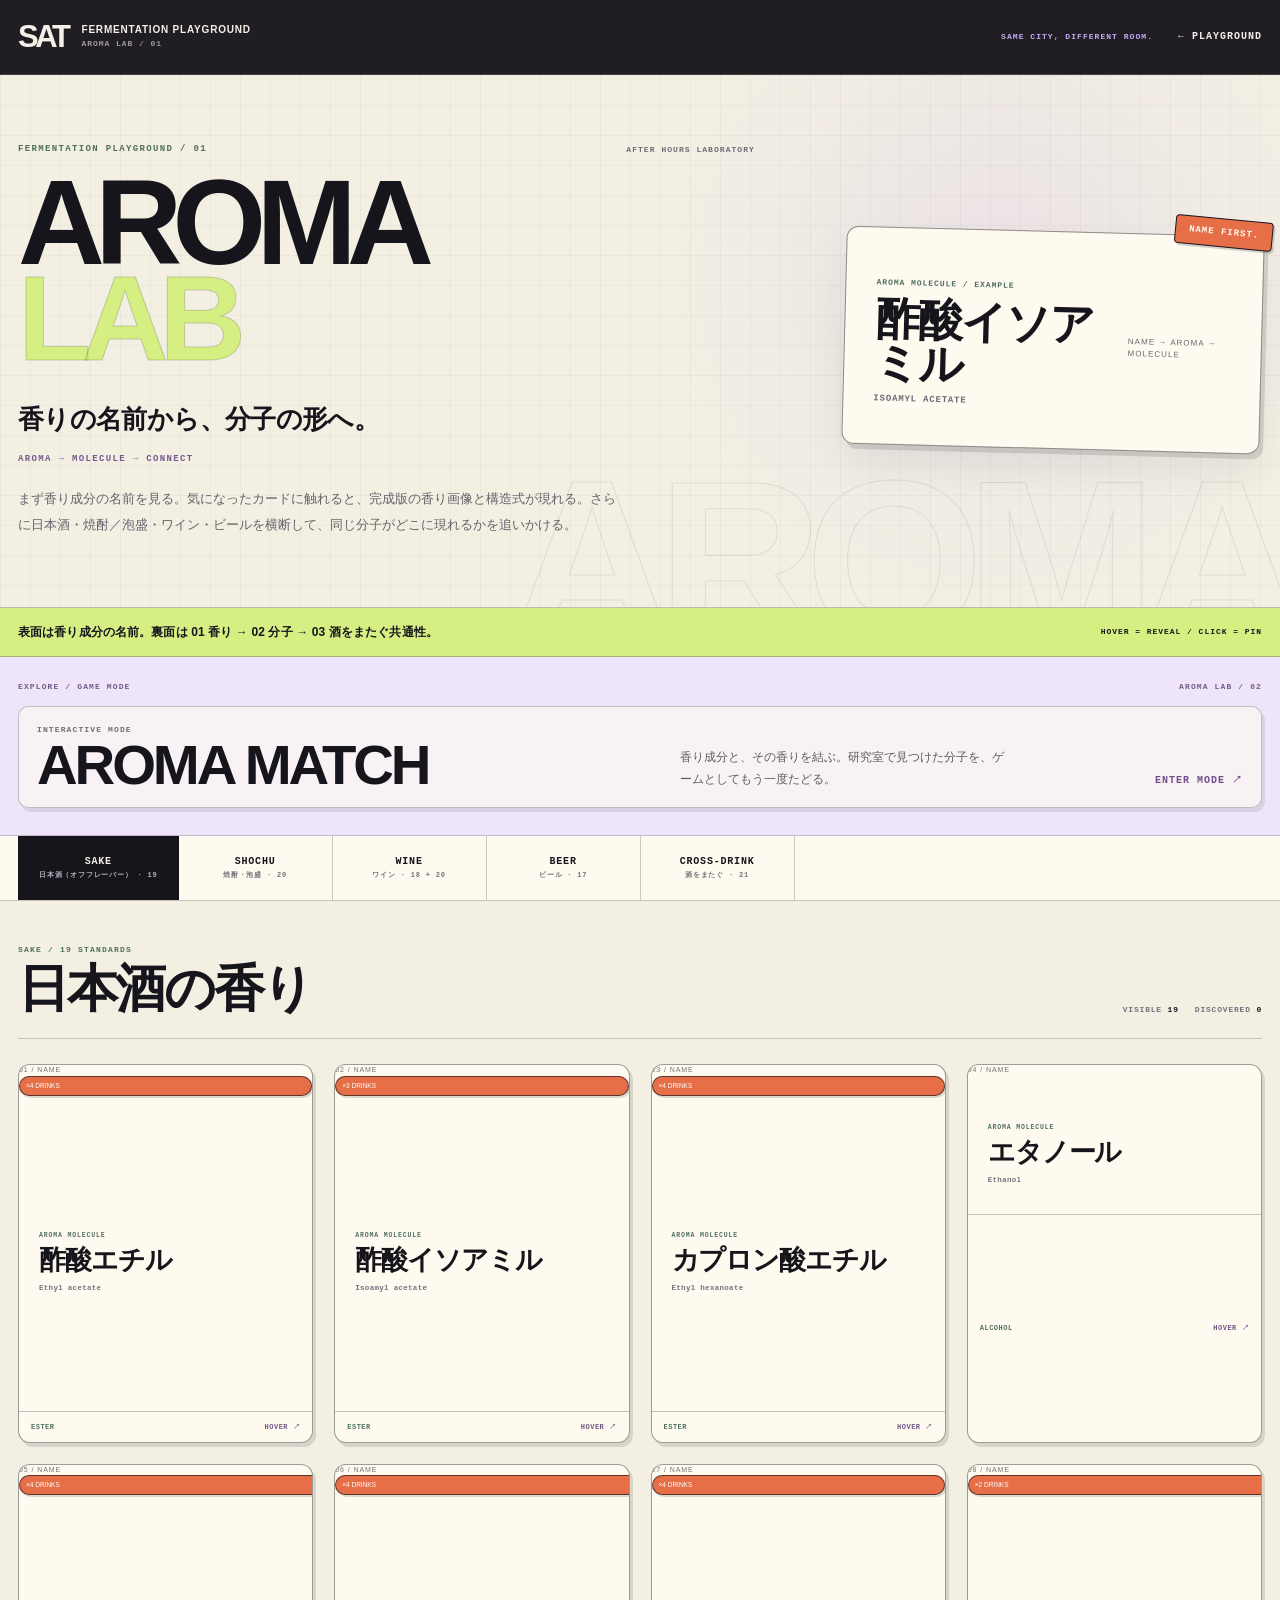
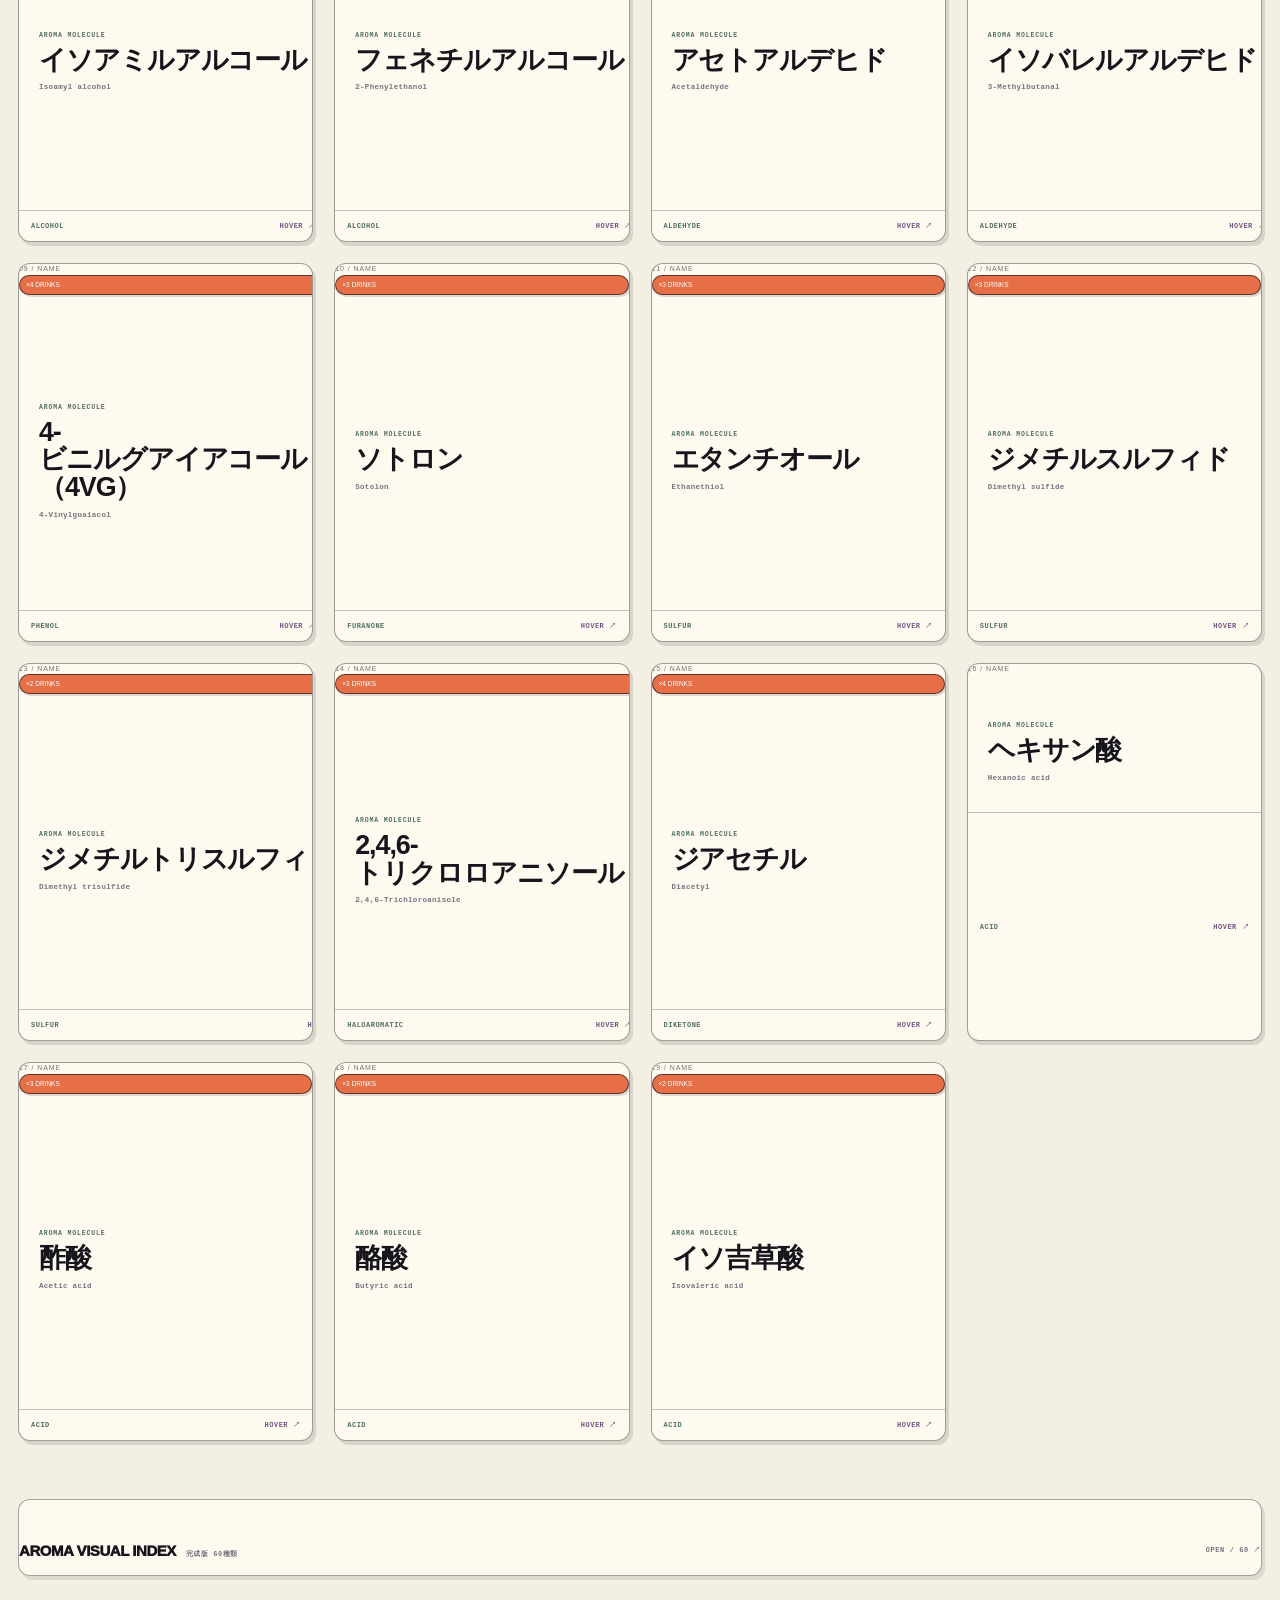
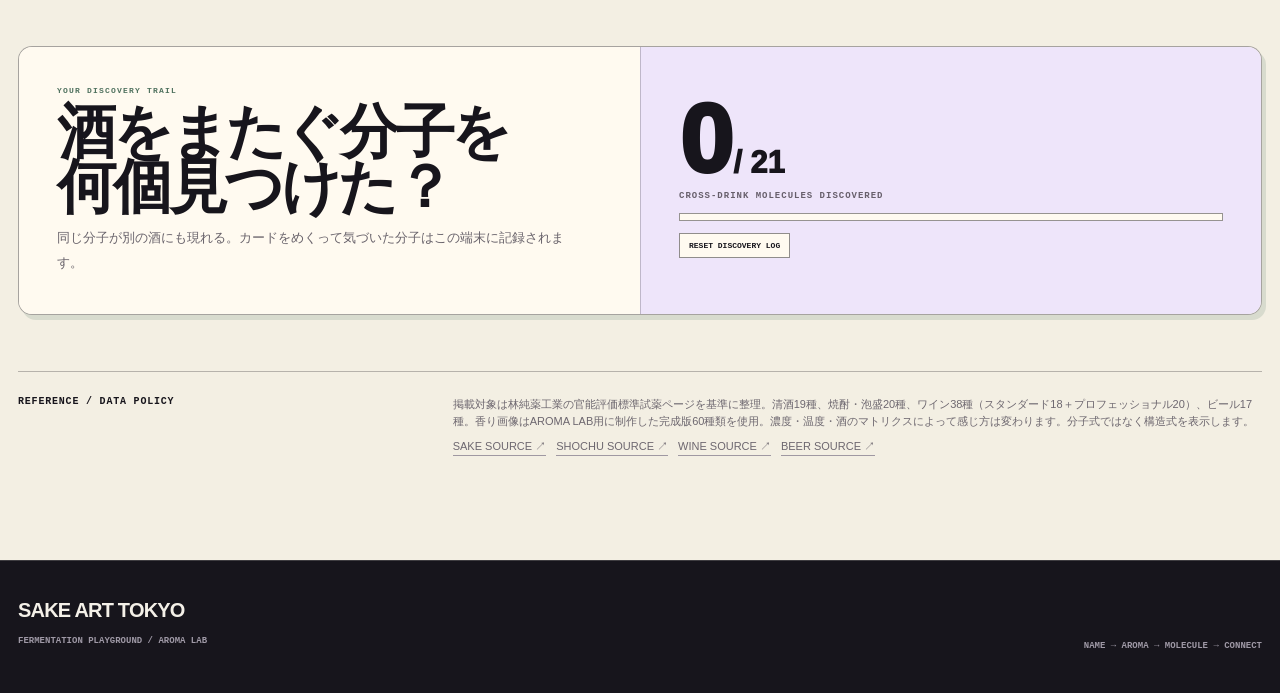
<file: aroma-lab/preview/c/index.html>
<!DOCTYPE html>
<html lang="ja">
<head>
<meta charset="utf-8"/>
<meta name="viewport" content="width=device-width,initial-scale=1,viewport-fit=cover"/>
<base href="../../"/>
<meta name="theme-color" content="#f3efe3"/>
<meta name="robots" content="noindex,nofollow,noarchive"/>
<title>AROMA LAB — Tone C Preview</title>
<meta name="description" content="AROMA LAB visual comparison preview C. Development use only."/>
<link rel="canonical" href="https://sakearttokyo.com/playground/aroma-lab/"/>
<link href="./styles.css" rel="stylesheet"/>
<link href="./hotfix-name-first.css" rel="stylesheet"/>
<link href="./mobile-card-grid.css" rel="stylesheet"/>
<link href="./aroma-lab-04.css?v=20260910-1325" rel="stylesheet"/>
<link href="./visual-direction.css?v=20260910-vd1" rel="stylesheet"/>
<link href="./preview/tone-c.css?v=20260910-c1" rel="stylesheet"/>
</head>
<body data-tone="c">
<header class="topbar">
  <div class="wrap topbar-inner">
    <a class="brand" href="../" aria-label="FERMENTATION PLAYGROUNDへ戻る">
      <span class="sat-mark">SAT</span>
      <span class="brand-context"><strong>FERMENTATION PLAYGROUND</strong><small>AROMA LAB / 01</small></span>
    </a>
    <div class="topbar-context">
      <span class="room-note">SAME CITY, DIFFERENT ROOM.</span>
      <a class="back" href="../">← PLAYGROUND</a>
    </div>
  </div>
</header>
<main>
<section class="hero">
  <div class="wrap hero-grid">
    <div class="hero-copy">
      <div class="hero-meta"><div class="eyebrow">FERMENTATION PLAYGROUND / 01</div><div class="hero-room">AFTER HOURS LABORATORY</div></div>
      <h1>AROMA<span>LAB</span></h1>
      <p class="lead">香りの名前から、分子の形へ。</p>
      <p class="hero-route">AROMA → MOLECULE → CONNECT</p>
      <p class="sublead">まず香り成分の名前を見る。気になったカードに触れると、完成版の香り画像と構造式が現れる。さらに日本酒・焼酎／泡盛・ワイン・ビールを横断して、同じ分子がどこに現れるかを追いかける。</p>
    </div>
    <div class="hero-specimen name-first-specimen">
      <div class="hero-note">NAME FIRST.</div>
      <div class="hero-name"><small>AROMA MOLECULE / EXAMPLE</small><strong>酢酸イソアミル</strong><span>ISOAMYL ACETATE</span></div>
    </div>
  </div>
</section>

<section class="instructions">
  <div class="wrap">
    <strong>表面は香り成分の名前。裏面は 01 香り → 02 分子 → 03 酒をまたぐ共通性。</strong>
    <span><span class="desktop-only">HOVER = REVEAL / CLICK = PIN</span><span class="mobile-only">TAP = OPEN / FLIP</span></span>
  </div>
</section>

<section class="lab-mode-entry" aria-label="AROMA MATCHへ進む">
  <div class="wrap">
    <div class="lab-mode-meta"><span>EXPLORE / GAME MODE</span><span>AROMA LAB / 02</span></div>
    <a class="lab-mode-link" href="./aroma-match/">
      <span class="lab-mode-title"><small>INTERACTIVE MODE</small><strong>AROMA MATCH</strong></span>
      <span class="lab-mode-copy">香り成分と、その香りを結ぶ。研究室で見つけた分子を、ゲームとしてもう一度たどる。</span>
      <span class="lab-mode-enter">ENTER MODE ↗</span>
    </a>
  </div>
</section>

<nav class="lab-nav" aria-label="酒類カテゴリ">
  <div class="wrap nav-scroll"><div class="tabs" id="tabs"></div></div>
</nav>

<section class="lab">
  <div class="wrap">
    <div class="control-row">
      <div><div class="section-kicker" id="sectionKicker">SAKE / 19 STANDARDS</div><h2 class="section-title" id="sectionTitle">日本酒の香り</h2></div>
      <div class="controls">
        <div class="wine-modes" id="wineModes"><button class="control wine-mode active" data-wine="standard">STANDARD 18</button><button class="control wine-mode" data-wine="professional">PRO 20</button><button class="control wine-mode" data-wine="all">ALL 38</button></div>
        <button class="control" id="hintToggle">CHEMISTRY HINT: OFF</button>
      </div>
      <div class="stats"><span>VISIBLE <b id="visibleCount">19</b></span><span>DISCOVERED <b id="discoveredMini">0</b></span></div>
    </div>

    <div class="family-banner" id="familyBanner"><span id="familyText"></span><button id="clearFamily">CLEAR FILTER ×</button></div>
    <div class="cards" id="cards"></div>

    <section class="progress-panel">
      <div class="progress-copy"><div class="section-kicker">YOUR DISCOVERY TRAIL</div><h2>酒をまたぐ分子を<br/>何個見つけた？</h2><p>同じ分子が別の酒にも現れる。カードをめくって気づいた分子はこの端末に記録されます。</p></div>
      <div class="progress-data"><div class="progress-num"><span id="crossFound">0</span><span style="font-size:.32em;letter-spacing:0"> / <span id="crossTotal">0</span></span></div><div class="progress-label">CROSS-DRINK MOLECULES DISCOVERED</div><div class="meter"><i id="meterBar"></i></div><button class="reset" id="resetProgress">RESET DISCOVERY LOG</button></div>
    </section>

    <section class="source-box">
      <strong>REFERENCE / DATA POLICY</strong>
      <div><div>掲載対象は林純薬工業の官能評価標準試薬ページを基準に整理。清酒19種、焼酎・泡盛20種、ワイン38種（スタンダード18＋プロフェッショナル20）、ビール17種。香り画像はAROMA LAB用に制作した完成版60種類を使用。濃度・温度・酒のマトリクスによって感じ方は変わります。分子式ではなく構造式を表示します。</div><div class="source-links"><a href="https://direct.hpc-j.co.jp/shop/pages/seishu.aspx" rel="noreferrer" target="_blank">SAKE SOURCE ↗</a><a href="https://direct.hpc-j.co.jp/shop/pages/sensory_evalutation-shouchu-awamori.aspx" rel="noreferrer" target="_blank">SHOCHU SOURCE ↗</a><a href="https://direct.hpc-j.co.jp/shop/pages/sensory_evalutation-wine.aspx" rel="noreferrer" target="_blank">WINE SOURCE ↗</a><a href="https://direct.hpc-j.co.jp/shop/pages/sensory_evalutation_beer.aspx" rel="noreferrer" target="_blank">BEER SOURCE ↗</a></div></div>
    </section>
  </div>
</section>
</main>

<footer class="footer"><div class="wrap"><div><b>SAKE ART TOKYO</b><br/><small>FERMENTATION PLAYGROUND / AROMA LAB</small></div><small>NAME → AROMA → MOLECULE → CONNECT</small></div></footer>
<div class="toast" id="toast"></div>
<script defer src="./app.js"></script>
<script defer src="./hotfix-name-first.js"></script>
<script defer src="./mobile-card-grid.js"></script>
</body>
</html>
</file>
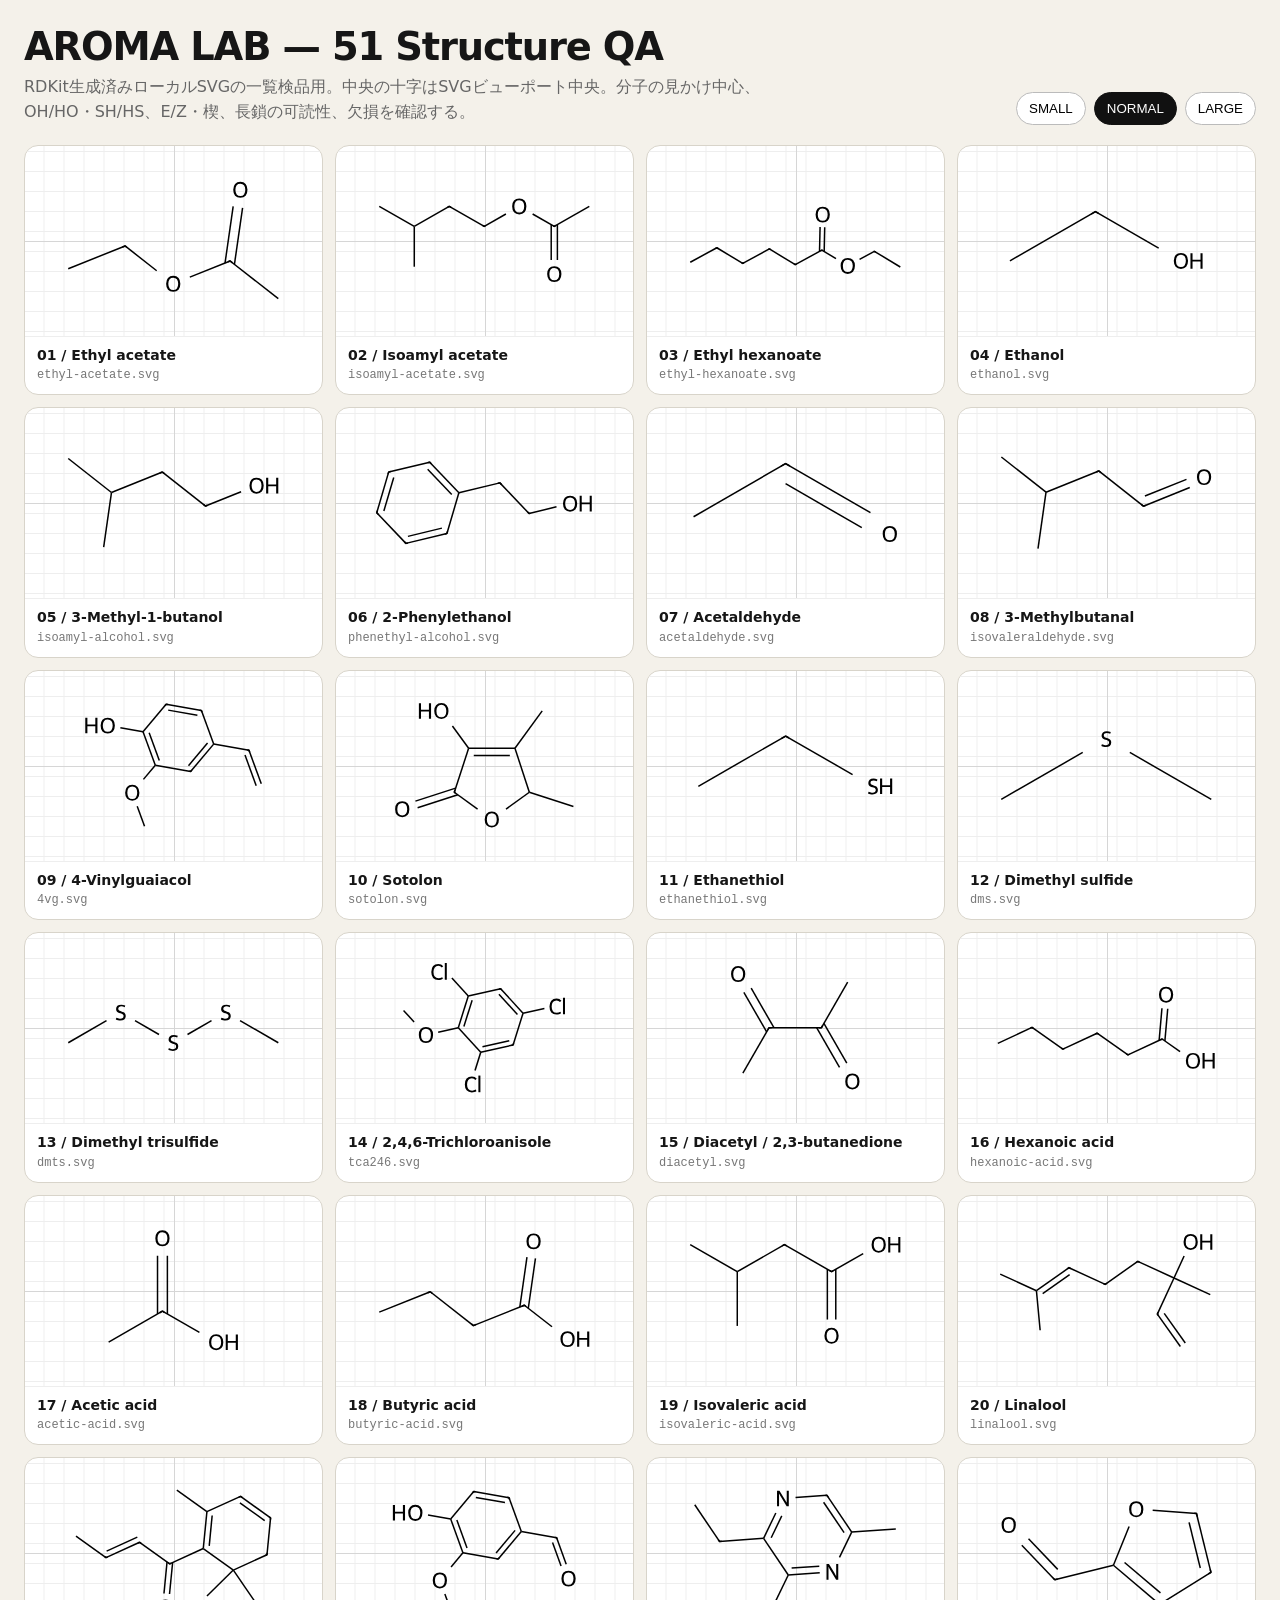
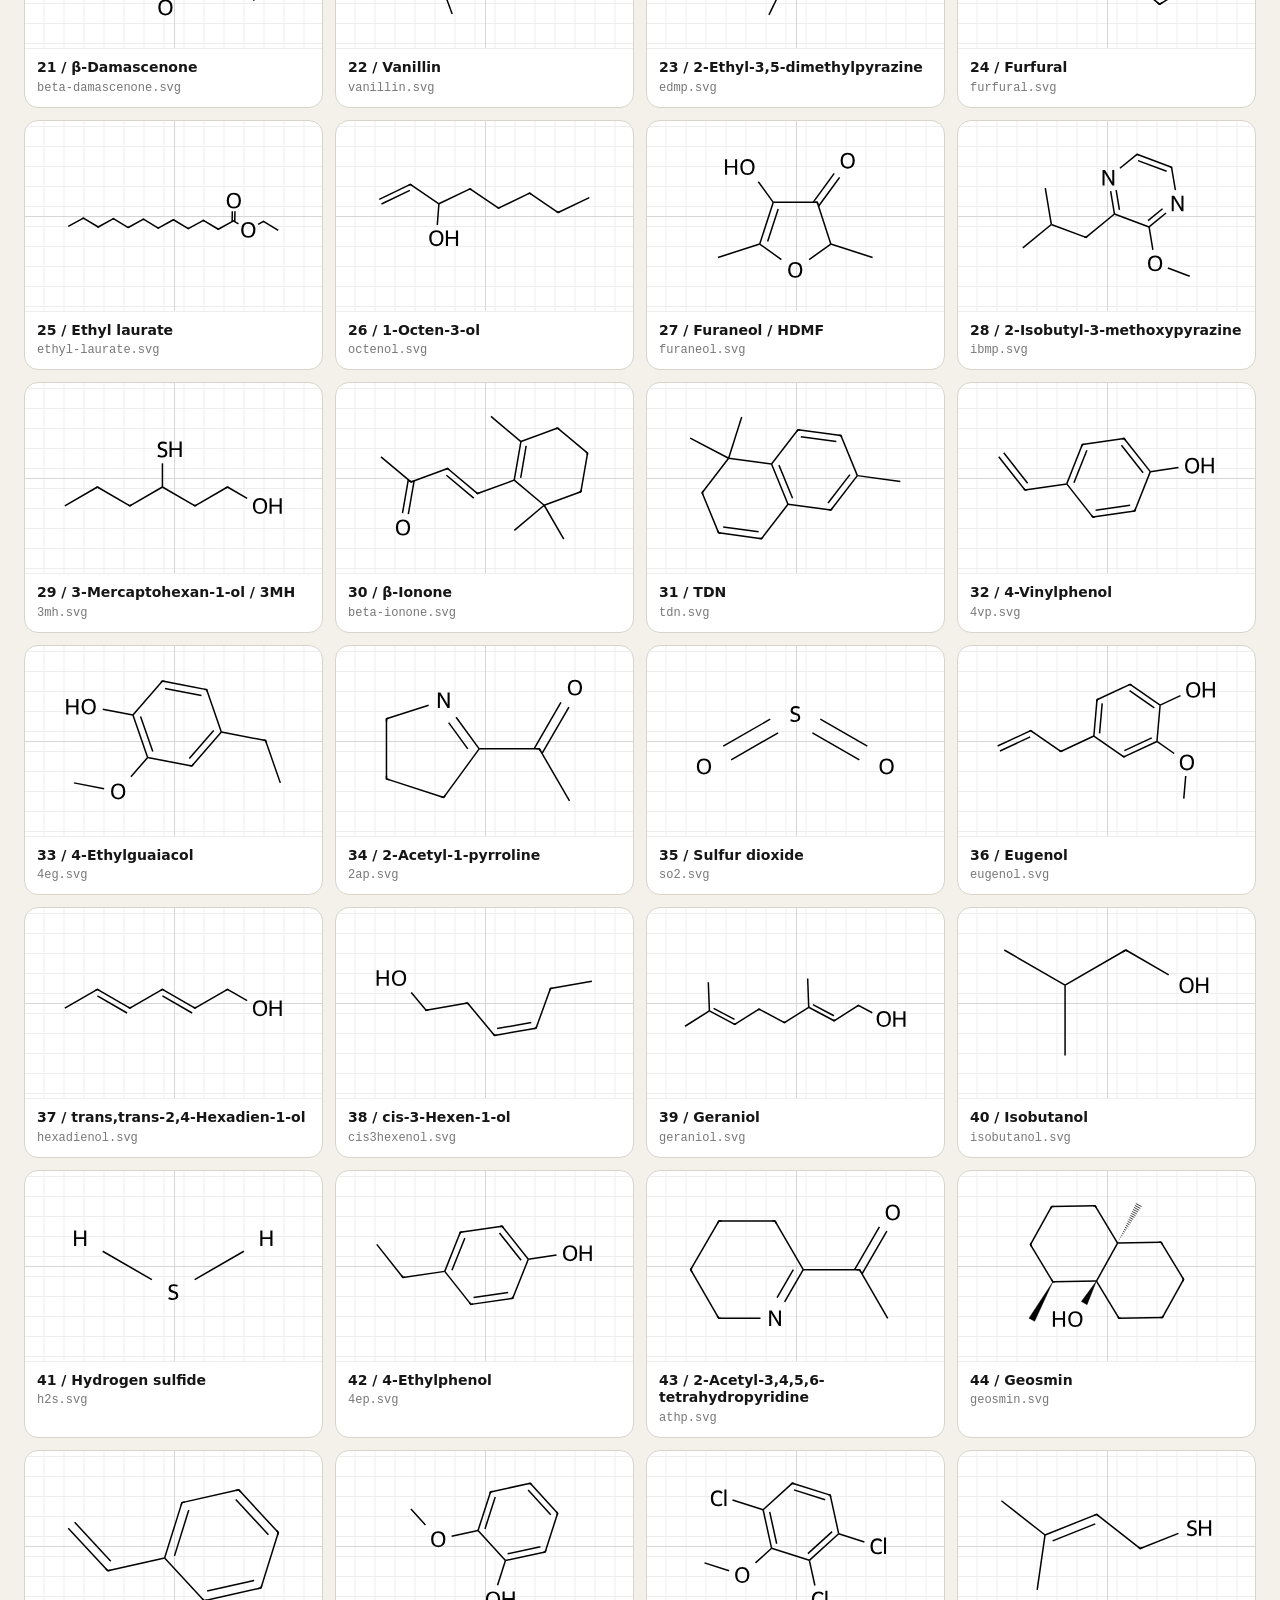
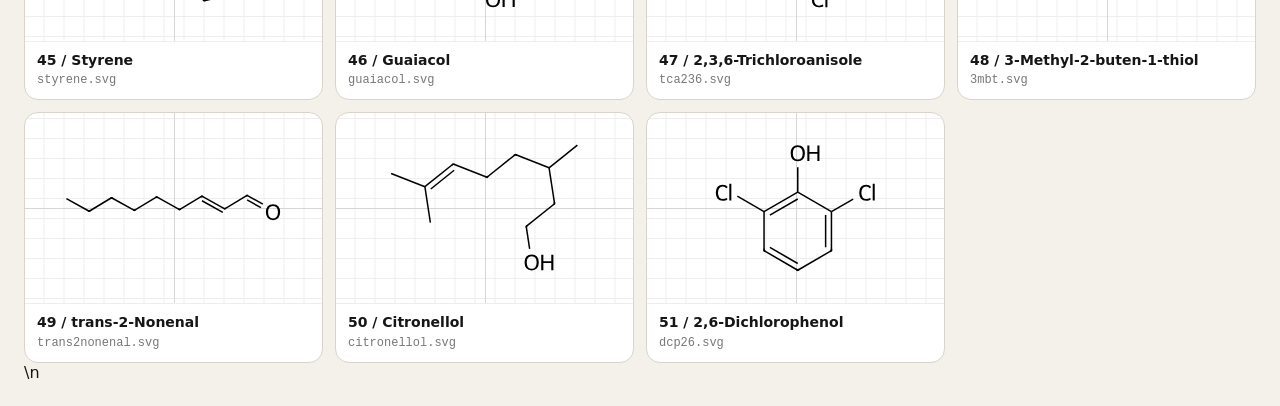
<file: aroma-lab/structure-preview.html>
<!doctype html>
<html lang="ja">
<head>
<meta charset="utf-8">
<meta name="viewport" content="width=device-width,initial-scale=1">
<title>AROMA LAB — Structure QA Preview</title>
<style>
:root{font-family:Inter,ui-sans-serif,system-ui,-apple-system,BlinkMacSystemFont,"Segoe UI",sans-serif;color:#161616;background:#f4f1ea}
*{box-sizing:border-box}
body{margin:0;padding:24px}
header{max-width:1440px;margin:0 auto 20px;display:flex;gap:20px;align-items:end;justify-content:space-between;flex-wrap:wrap}
h1{margin:0;font-size:clamp(24px,3vw,40px);letter-spacing:-.03em}
p{margin:6px 0 0;color:#666;max-width:800px;line-height:1.55}
.controls{display:flex;gap:8px;align-items:center;flex-wrap:wrap}
button{border:1px solid #bbb;background:#fff;padding:8px 12px;border-radius:999px;cursor:pointer}
button.active{background:#111;color:#fff;border-color:#111}
.grid{max-width:1440px;margin:0 auto;display:grid;grid-template-columns:repeat(auto-fill,minmax(250px,1fr));gap:12px}
.card{background:#fff;border:1px solid #d8d4ca;border-radius:14px;overflow:hidden;min-width:0}
.figure{height:190px;display:grid;place-items:center;padding:10px;background-image:linear-gradient(#eee 1px,transparent 1px),linear-gradient(90deg,#eee 1px,transparent 1px);background-size:20px 20px;background-position:center center;position:relative}
.figure::before,.figure::after{content:"";position:absolute;background:#d6d6d6;pointer-events:none}
.figure::before{width:1px;height:100%;left:50%;top:0}
.figure::after{height:1px;width:100%;top:50%;left:0}
.figure img{width:100%;height:100%;object-fit:contain;position:relative;z-index:1}
.meta{padding:10px 12px 12px;border-top:1px solid #eee}
.meta strong{display:block;font-size:14px;line-height:1.25}
.meta span{display:block;margin-top:4px;font:12px ui-monospace,SFMono-Regular,Menlo,Consolas,monospace;color:#777}
.bad{outline:3px solid #d22;outline-offset:-3px}
.small .figure{height:140px}
.large .figure{height:260px}
</style>
</head>
<body>
<header>
  <div>
    <h1>AROMA LAB — 51 Structure QA</h1>
    <p>RDKit生成済みローカルSVGの一覧検品用。中央の十字はSVGビューポート中央。分子の見かけ中心、OH/HO・SH/HS、E/Z・楔、長鎖の可読性、欠損を確認する。</p>
  </div>
  <div class="controls">
    <button data-size="small">SMALL</button>
    <button data-size="normal" class="active">NORMAL</button>
    <button data-size="large">LARGE</button>
  </div>
</header>
<main class="grid" id="grid"></main>
<script>
const compounds = [
['ethyl-acetate','Ethyl acetate'],['isoamyl-acetate','Isoamyl acetate'],['ethyl-hexanoate','Ethyl hexanoate'],['ethanol','Ethanol'],['isoamyl-alcohol','3-Methyl-1-butanol'],['phenethyl-alcohol','2-Phenylethanol'],['acetaldehyde','Acetaldehyde'],['isovaleraldehyde','3-Methylbutanal'],['4vg','4-Vinylguaiacol'],['sotolon','Sotolon'],['ethanethiol','Ethanethiol'],['dms','Dimethyl sulfide'],['dmts','Dimethyl trisulfide'],['tca246','2,4,6-Trichloroanisole'],['diacetyl','Diacetyl / 2,3-butanedione'],['hexanoic-acid','Hexanoic acid'],['acetic-acid','Acetic acid'],['butyric-acid','Butyric acid'],['isovaleric-acid','Isovaleric acid'],['linalool','Linalool'],['beta-damascenone','β-Damascenone'],['vanillin','Vanillin'],['edmp','2-Ethyl-3,5-dimethylpyrazine'],['furfural','Furfural'],['ethyl-laurate','Ethyl laurate'],['octenol','1-Octen-3-ol'],['furaneol','Furaneol / HDMF'],['ibmp','2-Isobutyl-3-methoxypyrazine'],['3mh','3-Mercaptohexan-1-ol / 3MH'],['beta-ionone','β-Ionone'],['tdn','TDN'],['4vp','4-Vinylphenol'],['4eg','4-Ethylguaiacol'],['2ap','2-Acetyl-1-pyrroline'],['so2','Sulfur dioxide'],['eugenol','Eugenol'],['hexadienol','trans,trans-2,4-Hexadien-1-ol'],['cis3hexenol','cis-3-Hexen-1-ol'],['geraniol','Geraniol'],['isobutanol','Isobutanol'],['h2s','Hydrogen sulfide'],['4ep','4-Ethylphenol'],['athp','2-Acetyl-3,4,5,6-tetrahydropyridine'],['geosmin','Geosmin'],['styrene','Styrene'],['guaiacol','Guaiacol'],['tca236','2,3,6-Trichloroanisole'],['3mbt','3-Methyl-2-buten-1-thiol'],['trans2nonenal','trans-2-Nonenal'],['citronellol','Citronellol'],['dcp26','2,6-Dichlorophenol']
];
const grid=document.getElementById('grid');
grid.innerHTML=compounds.map(([id,name],i)=>`<article class="card"><div class="figure"><img loading="lazy" src="./assets/structures/${encodeURIComponent(id)}.svg" alt="${name} structure" onerror="this.closest('.card').classList.add('bad');this.alt='MISSING SVG'"></div><div class="meta"><strong>${String(i+1).padStart(2,'0')} / ${name}</strong><span>${id}.svg</span></div></article>`).join('');
document.querySelectorAll('[data-size]').forEach(button=>button.addEventListener('click',()=>{
  document.querySelectorAll('[data-size]').forEach(x=>x.classList.toggle('active',x===button));
  document.body.classList.remove('small','large');
  if(button.dataset.size!=='normal')document.body.classList.add(button.dataset.size);
}));
</script>
<script defer src="../analytics.js"></script>\n</body>
</html>
</file>
<file: aroma-lab/styles.css>
:root{
  --bg:#f3efe3;--paper:#fffdf5;--ink:#171b18;--muted:#5d635d;--green:#14704e;--orange:#f05a3b;--yellow:#ead45d;--soft:#e8e1d1;--cream:#f7f1e5;
  --shadow:5px 5px 0 var(--ink);--radius:16px;--max:1320px;
  --sans:-apple-system,BlinkMacSystemFont,"Hiragino Kaku Gothic ProN","Yu Gothic",sans-serif;
  --mono:ui-monospace,"SFMono-Regular",Menlo,Monaco,Consolas,monospace;
}
*{box-sizing:border-box}html{scroll-behavior:smooth}body{margin:0;background:var(--bg);color:var(--ink);font-family:var(--sans);line-height:1.55;-webkit-font-smoothing:antialiased;overflow-x:hidden}button,a{font:inherit;color:inherit}button{cursor:pointer}a{text-decoration:none}.wrap{width:min(var(--max),calc(100% - 32px));margin-inline:auto}
.topbar{position:sticky;top:0;z-index:50;background:color-mix(in srgb,var(--bg) 93%,transparent);backdrop-filter:blur(12px);border-bottom:1.5px solid var(--ink)}.topbar-inner{height:64px;display:flex;align-items:center;justify-content:space-between;gap:16px}.brand{display:flex;align-items:center;gap:10px;font-weight:900;letter-spacing:-.03em}.sat-mark{width:34px;height:34px;border:2px solid var(--ink);border-radius:50%;display:grid;place-items:center;background:var(--yellow);font:900 11px var(--mono);box-shadow:2px 2px 0 var(--ink)}.back{font:700 12px var(--mono);letter-spacing:.08em;border-bottom:1px solid transparent}.back:hover{border-color:var(--ink)}
.hero{padding:72px 0 52px;border-bottom:1.5px solid var(--ink);overflow:hidden;position:relative;background-image:linear-gradient(rgba(23,27,24,.035) 1px,transparent 1px),linear-gradient(90deg,rgba(23,27,24,.035) 1px,transparent 1px);background-size:30px 30px}.hero::after{content:"AROMA";position:absolute;right:-.04em;bottom:-.24em;font:900 clamp(90px,18vw,250px)/.85 var(--mono);letter-spacing:-.09em;color:transparent;-webkit-text-stroke:1px rgba(23,27,24,.09);pointer-events:none}.eyebrow,.section-kicker{font:800 11px var(--mono);letter-spacing:.16em;color:var(--green);margin-bottom:12px}.hero-grid{display:grid;grid-template-columns:minmax(0,1.05fr) minmax(340px,.75fr);gap:56px;align-items:center}.hero h1{font-size:clamp(56px,9vw,126px);line-height:.82;letter-spacing:-.075em;margin:0 0 28px;font-weight:950}.hero h1 span{display:block;color:var(--orange)}.lead{font-size:clamp(20px,2.1vw,29px);font-weight:850;letter-spacing:-.04em;max-width:720px;margin:0 0 14px}.sublead{max-width:680px;margin:0;color:var(--muted);font-size:14px}.hero-specimen{position:relative;background:var(--paper);border:2px solid var(--ink);border-radius:24px;min-height:390px;display:grid;grid-template-rows:1fr auto;place-items:center;box-shadow:8px 8px 0 var(--yellow);transform:rotate(1.25deg);padding:48px 34px 30px}.hero-note{position:absolute;right:-14px;top:-18px;background:var(--orange);color:white;border:2px solid var(--ink);padding:10px 14px;font:900 10px var(--mono);letter-spacing:.08em;transform:rotate(3deg);box-shadow:3px 3px 0 var(--ink)}.hero-aroma{display:grid;place-items:center;align-self:center}.hero-aroma img{width:190px;height:190px;object-fit:contain}.hero-aroma span{font:900 11px var(--mono);letter-spacing:.12em;margin-top:-4px}.hero-answer{width:100%;border-top:1.5px solid var(--ink);padding-top:16px;display:flex;align-items:baseline;justify-content:space-between;gap:16px}.hero-answer strong{font-size:22px;letter-spacing:-.04em}.hero-answer small{font:800 9px var(--mono);letter-spacing:.08em;color:var(--muted)}
.instructions{padding:18px 0;border-bottom:1.5px solid var(--ink);background:var(--yellow)}.instructions .wrap{display:grid;grid-template-columns:1fr auto;gap:24px;align-items:center}.instructions strong{font-size:14px}.instructions span{font:700 10px var(--mono);letter-spacing:.08em}.mobile-only{display:none}
.lab-nav{position:sticky;top:64px;z-index:45;background:var(--paper);border-bottom:1.5px solid var(--ink)}.nav-scroll{overflow-x:auto;scrollbar-width:none;-webkit-overflow-scrolling:touch}.nav-scroll::-webkit-scrollbar{display:none}.tabs{display:flex;align-items:stretch;min-width:max-content}.tab{border:0;border-right:1.5px solid var(--ink);background:transparent;padding:17px 22px;font:900 12px var(--mono);letter-spacing:.08em;min-width:150px;transition:.15s}.tab:first-child{border-left:1.5px solid var(--ink)}.tab:hover{background:var(--soft)}.tab.active{background:var(--ink);color:var(--paper)}.tab small{display:block;font-size:9px;opacity:.65;margin-top:2px}.cross-tab.active{background:var(--orange);color:white}
.control-row{padding:26px 0 20px;display:grid;grid-template-columns:1fr auto auto;align-items:end;gap:18px}.section-title{font:900 clamp(30px,4vw,50px)/1 var(--sans);letter-spacing:-.055em;margin:0}.section-kicker{font-size:10px;margin-bottom:7px}.controls{display:flex;gap:8px;align-items:center;flex-wrap:wrap}.control{border:1.5px solid var(--ink);background:var(--paper);padding:9px 12px;border-radius:999px;font:800 9px var(--mono);letter-spacing:.07em;box-shadow:2px 2px 0 var(--ink)}.control:hover,.control.active{background:var(--green);color:white}.wine-modes{display:none}.wine-modes.show{display:flex}.stats{display:flex;gap:16px;align-items:center;font:700 9px var(--mono);color:var(--muted);letter-spacing:.07em;white-space:nowrap}.stats b{color:var(--ink)}.family-banner{display:none;margin:0 0 18px;padding:12px 15px;border:1.5px dashed var(--ink);background:var(--yellow);align-items:center;justify-content:space-between;gap:12px;font:800 10px var(--mono);letter-spacing:.05em}.family-banner.show{display:flex}.family-banner button{border:1px solid var(--ink);background:var(--paper);padding:5px 8px;font:800 9px var(--mono)}
.lab{padding-bottom:90px}.cards{display:grid;grid-template-columns:repeat(4,minmax(0,1fr));gap:22px}.card{position:relative;min-width:0;aspect-ratio:.79;perspective:1400px;outline:none}.card:focus-visible{outline:3px solid var(--orange);outline-offset:5px;border-radius:var(--radius)}.card-inner{position:absolute;inset:0;transform-style:preserve-3d;transition:transform .5s cubic-bezier(.2,.8,.2,1)}.card.revealed .card-inner{transform:rotateY(180deg)}.face{position:absolute;inset:0;backface-visibility:hidden;-webkit-backface-visibility:hidden;border:1.8px solid var(--ink);border-radius:var(--radius);overflow:hidden;background:var(--paper);box-shadow:var(--shadow)}.front{display:grid;grid-template-rows:auto auto 1fr auto}.back-face{transform:rotateY(180deg);display:grid;grid-template-rows:auto minmax(140px,1fr) auto;background:var(--ink);color:var(--paper);box-shadow:5px 5px 0 var(--orange)}.card-topline,.structure-head{padding:11px 13px;display:flex;align-items:center;justify-content:space-between;gap:8px;border-bottom:1.5px solid var(--ink);font:800 8px var(--mono);letter-spacing:.09em}.structure-head{border-color:#5a5f5a}.cross-badge{background:var(--orange);color:white;border:1px solid var(--ink);border-radius:999px;padding:4px 6px;font-size:7px;box-shadow:1px 1px 0 var(--ink);white-space:nowrap}.front-copy{padding:15px 15px 8px}.front-copy h3{margin:0;font-size:clamp(16px,1.35vw,22px);line-height:1.08;letter-spacing:-.04em;overflow-wrap:anywhere}.compound-en{font:700 8px/1.35 var(--mono);letter-spacing:.05em;color:var(--muted);margin:5px 0 0;overflow-wrap:anywhere}.aroma-cue{margin:8px 0 0;font-size:12px;font-weight:850;color:var(--green);line-height:1.35}.aroma-gallery{min-height:0;padding:6px 12px 10px;display:flex;align-items:center;justify-content:center;gap:5px;overflow:hidden}.aroma-visual{margin:0;min-width:0;display:grid;place-items:center;grid-template-rows:1fr auto;gap:0;flex:1;max-width:150px}.aroma-visual img{display:block;width:min(100%,135px);height:auto;aspect-ratio:1/1;object-fit:contain}.count-2 .aroma-visual img{width:min(100%,112px)}.count-3 .aroma-visual img{width:min(100%,90px)}.aroma-visual figcaption{text-align:center;font-size:10px;font-weight:800;line-height:1.15;min-height:23px;display:grid;place-items:center}.aroma-visual.image-error{opacity:.3}.aroma-visual.image-error::after{content:"IMAGE ERROR";font:700 7px var(--mono)}.card-footer{border-top:1.5px solid var(--ink);padding:10px 12px;display:flex;justify-content:space-between;align-items:center;gap:10px;font:800 8px var(--mono);letter-spacing:.08em}.family-chip{opacity:.18;transition:.2s;color:var(--green)}body.show-hints .family-chip{opacity:1}
.structure-wrap{position:relative;min-height:0;display:grid;place-items:center;padding:18px 16px;background:var(--paper)}.structure-wrap img{width:100%;height:100%;max-height:205px;object-fit:contain;filter:grayscale(1) contrast(1.2);mix-blend-mode:multiply}.structure-fallback{display:none;color:var(--muted);text-align:center;font:800 10px var(--mono);letter-spacing:.08em}.structure-fallback.show{display:grid}.back-copy{padding:11px 14px 12px;min-height:0}.back-copy>strong{display:block;font-size:15px;line-height:1.1;letter-spacing:-.03em;overflow-wrap:anywhere}.back-copy>small{display:block;margin-top:3px;color:#aaa79c;font:700 7px/1.35 var(--mono);overflow-wrap:anywhere}.ref-note{font-size:8px;line-height:1.35;color:#aaa79c;margin:5px 0}.drink-rail{margin-top:8px;border-top:1px solid #5a5f5a;padding-top:8px;display:grid;grid-template-columns:repeat(4,1fr);gap:4px}.drink-dot{border:1px solid #5a5f5a;background:transparent;color:#777b77;padding:4px 2px;font:800 6px var(--mono);letter-spacing:.02em;border-radius:3px;min-height:34px}.drink-dot small{display:block;font-size:6px;margin-top:1px}.drink-dot.on{border-color:var(--yellow);color:var(--yellow)}.drink-dot.on:hover{background:var(--yellow);color:var(--ink)}.related{margin-top:7px;border:0;background:transparent;color:var(--paper);font:800 7px var(--mono);letter-spacing:.07em;text-align:left;padding:0;text-decoration:underline;text-underline-offset:3px}.related:hover{color:var(--orange)}
@media (hover:hover) and (pointer:fine){.card:not(.pinned):hover .card-inner{transform:rotateY(180deg)}}
.progress-panel{margin-top:56px;border:1.8px solid var(--ink);border-radius:18px;background:var(--paper);box-shadow:6px 6px 0 var(--green);display:grid;grid-template-columns:1fr 1fr;overflow:hidden}.progress-copy{padding:30px}.progress-copy h2{font-size:clamp(30px,4vw,52px);letter-spacing:-.06em;line-height:.95;margin:0 0 12px}.progress-copy p{margin:0;color:var(--muted);font-size:13px;max-width:520px}.progress-data{padding:30px;border-left:1.5px solid var(--ink);display:flex;flex-direction:column;justify-content:center;gap:12px;background:var(--soft)}.progress-num{font:950 clamp(50px,8vw,96px)/.8 var(--mono);letter-spacing:-.08em}.progress-total{font-size:.32em;letter-spacing:0}.progress-label{font:800 9px var(--mono);letter-spacing:.11em}.meter{height:12px;border:1.5px solid var(--ink);background:var(--paper);overflow:hidden}.meter>i{display:block;height:100%;background:var(--orange);width:0;transition:width .4s}.reset{align-self:flex-start;border:1px solid var(--ink);background:var(--paper);padding:7px 9px;font:800 8px var(--mono)}
.visual-index{margin-top:72px;padding-top:26px;border-top:1.5px solid var(--ink)}.visual-index-head{display:grid;grid-template-columns:1fr minmax(260px,480px);gap:32px;align-items:end;margin-bottom:24px}.visual-index h2{margin:0;font-size:clamp(30px,5vw,58px);line-height:.98;letter-spacing:-.06em}.visual-index-head p{margin:0;color:var(--muted);font-size:12px}.visual-grid{display:grid;grid-template-columns:repeat(10,minmax(0,1fr));border-top:1px solid var(--ink);border-left:1px solid var(--ink);background:var(--paper)}.visual-tile{margin:0;min-width:0;padding:9px 6px 7px;display:grid;grid-template-rows:1fr auto;place-items:center;border-right:1px solid var(--ink);border-bottom:1px solid var(--ink);min-height:120px}.visual-tile img{width:78px;height:78px;max-width:100%;object-fit:contain}.visual-tile figcaption{text-align:center;font-size:8px;font-weight:800;line-height:1.2;min-height:20px;display:grid;place-items:center}
.source-box{margin-top:48px;border-top:1.5px solid var(--ink);padding:22px 0 0;display:grid;grid-template-columns:1fr 2fr;gap:30px;font-size:11px;color:var(--muted)}.source-box strong{color:var(--ink);font:900 10px var(--mono);letter-spacing:.08em}.source-links{display:flex;gap:10px;flex-wrap:wrap;margin-top:8px}.source-links a{border-bottom:1px solid var(--muted)}.source-links a:hover{color:var(--green);border-color:var(--green)}.footer{border-top:1.5px solid var(--ink);padding:28px 0 36px;margin-top:80px}.footer .wrap{display:flex;justify-content:space-between;gap:20px;align-items:end}.footer b{font-size:20px;letter-spacing:-.04em}.footer small{font:700 9px var(--mono);color:var(--muted)}.toast{position:fixed;left:50%;bottom:calc(24px + env(safe-area-inset-bottom));z-index:90;transform:translate(-50%,20px);opacity:0;pointer-events:none;background:var(--ink);color:var(--paper);border:1.5px solid var(--paper);box-shadow:4px 4px 0 var(--orange);padding:10px 14px;font:800 9px var(--mono);letter-spacing:.06em;transition:.25s;white-space:nowrap}.toast.show{opacity:1;transform:translate(-50%,0)}.empty{grid-column:1/-1;border:1.5px dashed var(--ink);padding:50px;text-align:center;background:var(--paper);font:800 11px var(--mono)}
@media(max-width:1100px){.cards{grid-template-columns:repeat(3,minmax(0,1fr))}.hero-grid{grid-template-columns:1fr .75fr}.visual-grid{grid-template-columns:repeat(8,minmax(0,1fr))}.control-row{grid-template-columns:1fr auto}.stats{grid-column:1/-1;justify-content:flex-end}}
@media(max-width:760px){.wrap{width:min(100% - 24px,var(--max))}.topbar-inner{height:58px}.brand span:last-child{font-size:11px}.back{font-size:9px}.hero{padding:46px 0 34px}.hero-grid{grid-template-columns:1fr;gap:34px}.hero h1{font-size:clamp(58px,20vw,88px)}.lead{font-size:21px}.sublead{font-size:13px}.hero-specimen{min-height:310px;box-shadow:6px 6px 0 var(--yellow);padding:42px 28px 24px;transform:rotate(.7deg)}.hero-note{right:-4px;font-size:8px}.hero-aroma img{width:160px;height:160px}.hero-answer{align-items:flex-start;flex-direction:column;gap:2px}.hero-answer strong{font-size:20px}.instructions .wrap{grid-template-columns:1fr;gap:5px}.instructions strong{font-size:12px}.desktop-only{display:none}.mobile-only{display:inline}.lab-nav{top:58px}.tab{min-width:126px;padding:14px 14px}.control-row{grid-template-columns:1fr;align-items:start;gap:12px}.controls{width:100%;overflow-x:auto;padding-bottom:3px}.wine-modes.show{display:flex;min-width:max-content}.stats{grid-column:auto;width:100%;justify-content:space-between}.section-title{font-size:34px}.cards{grid-template-columns:repeat(2,minmax(0,1fr));gap:13px}.card{aspect-ratio:.72}.face{box-shadow:3px 3px 0 var(--ink)}.back-face{box-shadow:3px 3px 0 var(--orange)}.card-topline{padding:8px 9px;font-size:6.5px}.cross-badge{font-size:6px;padding:3px 5px}.front-copy{padding:11px 10px 4px}.front-copy h3{font-size:14px}.compound-en{font-size:6.5px}.aroma-cue{font-size:10px;margin-top:5px}.aroma-gallery{padding:2px 5px 6px;gap:1px}.aroma-visual img{width:min(100%,112px)}.count-2 .aroma-visual img{width:min(100%,82px)}.count-3 .aroma-visual img{width:min(100%,65px)}.aroma-visual figcaption{font-size:8px;min-height:18px}.card-footer{padding:7px 8px;font-size:6.5px}.structure-head{padding:8px 9px;font-size:6px}.structure-wrap{padding:8px;min-height:125px}.structure-wrap img{max-height:150px}.back-copy{padding:8px 9px}.back-copy>strong{font-size:12px}.back-copy>small,.ref-note{font-size:6px}.drink-rail{padding-top:5px;margin-top:5px}.drink-dot{font-size:5px;min-height:29px}.drink-dot small{display:none}.related{font-size:6px;margin-top:4px}.progress-panel{grid-template-columns:1fr;margin-top:42px}.progress-copy,.progress-data{padding:22px}.progress-data{border-left:0;border-top:1.5px solid var(--ink)}.visual-index{margin-top:56px}.visual-index-head{grid-template-columns:1fr;gap:12px}.visual-grid{grid-template-columns:repeat(4,minmax(0,1fr))}.visual-tile{min-height:106px;padding:6px 4px}.visual-tile img{width:68px;height:68px}.visual-tile figcaption{font-size:7px}.source-box{grid-template-columns:1fr}.footer .wrap{align-items:flex-start;flex-direction:column}.toast{max-width:calc(100vw - 28px);overflow:hidden;text-overflow:ellipsis}}
@media(max-width:430px){.cards{grid-template-columns:1fr;gap:16px}.card{aspect-ratio:auto;height:470px}.front-copy h3{font-size:20px}.compound-en{font-size:8px}.aroma-cue{font-size:12px}.aroma-visual img{width:145px}.count-2 .aroma-visual img{width:118px}.count-3 .aroma-visual img{width:95px}.aroma-visual figcaption{font-size:10px}.structure-wrap img{max-height:210px}.back-copy>strong{font-size:16px}.back-copy>small{font-size:8px}.ref-note{font-size:7px}.drink-dot{font-size:6px;min-height:34px}.visual-grid{grid-template-columns:repeat(3,minmax(0,1fr))}}
@media(prefers-reduced-motion:reduce){*{scroll-behavior:auto!important;transition-duration:.01ms!important;animation-duration:.01ms!important}.card-inner{transition:none}}
</file>
<file: aroma-lab/hotfix-name-first.css>
/* AROMA LAB final name-first layer */
.name-first-specimen{display:flex!important;align-items:center!important;justify-content:center!important;justify-self:center;width:min(100%,460px);min-height:230px!important;padding:48px 30px 36px!important;transform:rotate(1.5deg)!important}.name-first-specimen::after{content:"NAME → AROMA → MOLECULE"!important}.hero-name{display:flex;flex-direction:column;align-items:flex-start;gap:9px;width:100%}.hero-name small{font:800 9px var(--mono);letter-spacing:.12em;color:var(--green)}.hero-name strong{font-size:clamp(28px,4vw,56px);line-height:1;letter-spacing:-.05em}.hero-name span{font:800 11px var(--mono);letter-spacing:.08em;color:var(--muted)}
/* Chemistry hint is intentionally always visible; the old ON/OFF control remains hidden so legacy JS can bind safely. */
#hintToggle{display:none!important}.name-front-foot>span:first-child{opacity:1!important}.family-chip{opacity:1!important;transform:none!important}
.card{aspect-ratio:.78;touch-action:manipulation}.front{background:var(--paper)}.name-front{flex:1;display:flex;flex-direction:column;align-items:flex-start;justify-content:center;padding:50px 22px 28px;gap:8px}.name-front small{font:900 7px var(--mono);letter-spacing:.12em;color:var(--green)}.name-front h3{margin:0;font-size:clamp(22px,2.1vw,34px);line-height:1.03;letter-spacing:-.055em;font-weight:950;word-break:keep-all}.name-front-en{font:700 9px/1.35 var(--mono);letter-spacing:.04em;color:var(--muted)}.name-front-foot{border-top:1.5px solid var(--ink);padding:11px 13px;display:flex;justify-content:space-between;align-items:center;gap:8px;font:800 8px var(--mono);letter-spacing:.07em;color:var(--muted)}.name-front-foot>span:first-child{color:var(--green);opacity:1;transition:.2s}body.show-hints .name-front-foot>span:first-child{opacity:1}
.back-face{background:var(--ink);color:var(--paper);display:flex;flex-direction:column;overflow:hidden}.reveal-head{height:34px;flex:0 0 34px;padding:9px 11px 7px;display:flex;align-items:center;justify-content:space-between;border-bottom:1px solid #454943;font:800 7px var(--mono);letter-spacing:.09em;color:#bbbdb6}.reveal-body{flex:1;min-height:0;display:grid;grid-template-rows:42% 35% 23%}.reveal-stage{position:relative;min-height:0}.stage-label{position:absolute;left:8px;top:7px;z-index:3;font:900 6px var(--mono);letter-spacing:.1em;opacity:.6}
.aroma-stage{background:var(--cream);color:var(--ink);display:grid;grid-template-columns:minmax(0,1fr) 88px;align-items:center;gap:5px;padding:19px 9px 7px;border-bottom:1px solid #555}.aroma-stage-images{min-width:0;height:100%;display:flex;align-items:center;justify-content:center;gap:3px;overflow:hidden}.final-aroma-img{display:block;max-width:100%;object-fit:contain;background:transparent}.aroma-stage-images .final-aroma-img{width:min(50%,145px);height:100%;max-height:132px}.aroma-stage-copy{font-size:10px;line-height:1.3;font-weight:900}
.molecule-stage{display:grid;grid-template-columns:minmax(0,1fr) 112px;align-items:center;gap:8px;padding:20px 9px 7px;border-bottom:1px solid #454943}.final-structure{min-width:0;height:100%;display:grid;place-items:center;padding:5px;background:var(--paper);border-radius:7px;overflow:hidden}.final-structure img{display:block;width:100%;height:100%;max-height:105px;object-fit:contain;object-position:50% 50%;filter:grayscale(1) contrast(1.2);mix-blend-mode:multiply;transform:none!important;transform-origin:50% 50%}.card:hover .final-structure img{transform:none!important}.final-structure .structure-fallback{font-size:7px}.molecule-copy{min-width:0;display:flex;flex-direction:column;gap:3px}.molecule-copy strong{font-size:10px;line-height:1.15}.molecule-copy span{font:700 6.5px/1.3 var(--mono);color:#c4c6be}.molecule-copy em{font:900 6px var(--mono);font-style:normal;color:var(--yellow);letter-spacing:.06em}.molecule-copy small{font-size:6px;line-height:1.3;color:#aaa79c}
.drinks-stage{padding:20px 8px 7px}.final-drink-rail{margin:0;border:0;padding:0;display:grid;grid-template-columns:repeat(4,1fr);gap:3px}.drink-ref{min-width:0;min-height:30px;border:1px solid #5a5f5a;border-radius:3px;background:transparent;color:#777b77;padding:4px 2px;display:flex;flex-direction:column;align-items:center;justify-content:center;gap:1px;font-family:var(--mono)}.drink-ref span{font-size:5.5px;font-weight:900;letter-spacing:.04em}.drink-ref strong{font-size:6px;line-height:1.1}.drink-ref.on{border-color:var(--yellow);color:var(--yellow)}.drink-ref.on:hover{background:var(--yellow);color:var(--ink)}.drinks-stage .related{display:block;margin-top:5px;font-size:6px}
.visual-index{margin:48px 0 0;border:1.8px solid var(--ink);border-radius:16px;background:var(--paper);box-shadow:5px 5px 0 var(--yellow);overflow:hidden}.visual-index>summary{list-style:none;cursor:pointer;padding:17px 18px;display:flex;align-items:center;justify-content:space-between;gap:16px}.visual-index>summary::-webkit-details-marker{display:none}.visual-index>summary span{display:flex;align-items:baseline;gap:10px}.visual-index>summary b{font:950 16px var(--mono);letter-spacing:-.03em}.visual-index>summary small,.visual-index>summary i{font:800 8px var(--mono);font-style:normal;letter-spacing:.08em;color:var(--muted)}.visual-index[open]>summary{border-bottom:1.5px solid var(--ink);background:var(--yellow)}.visual-index-grid{display:grid;grid-template-columns:repeat(6,minmax(0,1fr))}.visual-index-grid figure{margin:0;min-width:0;aspect-ratio:1;position:relative;border-right:1px solid #c8c4b7;border-bottom:1px solid #c8c4b7;padding:13px 7px 7px;display:grid;grid-template-rows:1fr auto;place-items:center;background:var(--paper)}.visual-index-grid figure>span{position:absolute;left:6px;top:5px;font:700 6px var(--mono);color:var(--muted)}.visual-index-grid .final-aroma-img{width:100%;height:100%;min-height:0;max-height:115px}.visual-index-grid figcaption{max-width:100%;overflow:hidden;text-overflow:ellipsis;white-space:nowrap;font-size:9px;font-weight:800}
.card:focus-visible .face{outline:3px solid var(--orange);outline-offset:3px}
@media(hover:hover) and (pointer:fine){.card:not(.pinned):hover .card-inner{transform:none}.card.hover-revealed:not(.pinned) .card-inner{transform:rotateY(180deg)}}
@media(max-width:1050px){.visual-index-grid{grid-template-columns:repeat(5,minmax(0,1fr))}.molecule-stage{grid-template-columns:minmax(0,1fr) 96px}.name-first-specimen{width:min(100%,410px);min-height:205px!important;padding:45px 27px 34px!important}}
@media(max-width:760px){.cards{grid-template-columns:repeat(2,minmax(0,1fr));gap:13px}.card{aspect-ratio:.68}.name-front{padding:44px 13px 21px}.name-front h3{font-size:19px}.name-front-en{font-size:7px}.reveal-head{height:30px;flex-basis:30px}.reveal-body{grid-template-rows:42% 36% 22%}.aroma-stage{grid-template-columns:1fr;padding:18px 5px 5px}.aroma-stage-copy{display:none}.aroma-stage-images .final-aroma-img{max-height:104px}.molecule-stage{grid-template-columns:1fr;padding:18px 5px 5px}.molecule-copy{display:none}.final-structure img{max-height:95px}.visual-index-grid{grid-template-columns:repeat(3,minmax(0,1fr))}.visual-index>summary b{font-size:13px}.name-first-specimen{width:min(78vw,340px);min-height:160px!important;padding:44px 22px 32px!important;margin-inline:auto}.name-first-specimen::before{top:14px;left:16px}.name-first-specimen::after{bottom:12px;right:16px;font-size:8px}.name-first-specimen .hero-note{right:-6px;top:-16px}.hero-name{gap:7px}.hero-name small{font-size:8px}.hero-name strong{font-size:clamp(25px,7vw,34px)}.hero-name span{font-size:9px}}
@media(max-width:430px){.cards{grid-template-columns:1fr;gap:18px}.card{height:520px;aspect-ratio:auto}.name-front{align-items:center;text-align:center;padding:56px 24px 28px}.name-front small{font-size:8px}.name-front h3{font-size:28px;line-height:1.05}.name-front-en{font-size:9px}.name-front-foot{padding:13px 15px;font-size:9px}.reveal-head{height:34px;flex-basis:34px;font-size:6.5px}.reveal-body{grid-template-rows:42% 36% 22%}.aroma-stage{grid-template-columns:minmax(0,1fr) 104px;padding:24px 10px 8px;gap:8px}.aroma-stage-copy{display:block;font-size:11px}.aroma-stage-images{height:100%}.aroma-stage-images .final-aroma-img{max-height:164px}.molecule-stage{grid-template-columns:minmax(0,1fr) 128px;padding:24px 10px 8px;gap:10px}.molecule-copy{display:flex}.molecule-copy strong{font-size:11px}.molecule-copy span{font-size:7px}.molecule-copy em{font-size:7px}.molecule-copy small{font-size:6.5px}.final-structure img{max-height:126px}.drinks-stage{padding:24px 10px 8px}.drink-ref{min-height:36px}.drink-ref span{font-size:6px}.drink-ref strong{font-size:7px}.drinks-stage .related{font-size:7px}.visual-index-grid{grid-template-columns:repeat(2,minmax(0,1fr))}.visual-index-grid .final-aroma-img{max-height:130px}.name-first-specimen{width:min(78vw,330px);min-height:154px!important;padding:42px 18px 30px!important}.name-first-specimen::before{top:13px;left:15px;font-size:8px}.name-first-specimen::after{bottom:10px;right:14px;font-size:7px}.name-first-specimen .hero-note{right:-5px;top:-15px;padding:8px 11px;font-size:9px}.hero-name small{font-size:7.5px}.hero-name strong{font-size:clamp(24px,7.3vw,31px)}.hero-name span{font-size:8.5px}}
@media(hover:none) and (pointer:coarse){.card{perspective:none}.card-inner,.card.revealed .card-inner{transform:none!important;transition:none}.face{transform:none!important;backface-visibility:visible;-webkit-backface-visibility:visible}.card .front{display:flex}.card .back-face{display:none}.card.revealed .front{display:none}.card.revealed .back-face{display:flex}}
@media(prefers-reduced-motion:reduce){.card-inner{transition:none}.final-aroma-img{scroll-behavior:auto}}
</file>
<file: aroma-lab/mobile-card-grid.css>
/* AROMA LABO mobile compact-card + enlarged flip detail */
.mobile-card-modal{position:fixed;inset:0;z-index:140;display:grid;place-items:center;padding:calc(14px + env(safe-area-inset-top)) 14px calc(14px + env(safe-area-inset-bottom));background:rgba(23,27,24,.76);opacity:0;visibility:hidden;pointer-events:none;transition:opacity .22s ease,visibility .22s ease}.mobile-card-modal.open{opacity:1;visibility:visible;pointer-events:auto}.mobile-card-dialog{position:relative;width:min(100%,430px);max-width:calc(100vw - 28px);min-width:0;height:min(78dvh,660px);min-height:520px;padding-top:42px;transform:translateY(18px) scale(.965);transition:transform .24s ease}.mobile-card-modal.open .mobile-card-dialog{transform:none}.mobile-card-close{position:absolute;right:0;top:0;z-index:5;min-width:94px;height:34px;border:1.5px solid var(--paper);border-radius:999px;background:var(--ink);color:var(--paper);font:900 9px var(--mono);letter-spacing:.09em;box-shadow:3px 3px 0 var(--orange)}.mobile-card-host{width:100%;height:100%;min-width:0;min-height:0;max-width:100%;perspective:1500px;-webkit-perspective:1500px}.mobile-expanded-card{position:relative;width:100%;max-width:100%;height:100%;min-width:0;aspect-ratio:auto!important;perspective:1500px!important;-webkit-perspective:1500px!important;outline:none;isolation:isolate}.mobile-expanded-card .card-inner{position:absolute;inset:0;min-width:0;max-width:100%;transform:none!important;-webkit-transform:none!important;transform-style:preserve-3d!important;-webkit-transform-style:preserve-3d!important;transition:none!important}.mobile-expanded-card .face{display:flex!important;min-width:0;max-width:100%;backface-visibility:hidden!important;-webkit-backface-visibility:hidden!important;transform-style:preserve-3d!important;-webkit-transform-style:preserve-3d!important;will-change:transform;transition:transform .62s cubic-bezier(.2,.8,.2,1)!important;-webkit-transition:-webkit-transform .62s cubic-bezier(.2,.8,.2,1)!important}.mobile-expanded-card .front{transform:rotateY(0deg)!important;-webkit-transform:rotateY(0deg)!important}.mobile-expanded-card .back-face{display:flex!important;transform:rotateY(180deg)!important;-webkit-transform:rotateY(180deg)!important}.mobile-expanded-card.is-flipped .front{transform:rotateY(-180deg)!important;-webkit-transform:rotateY(-180deg)!important}.mobile-expanded-card.is-flipped .back-face{transform:rotateY(0deg)!important;-webkit-transform:rotateY(0deg)!important}.mobile-detail-open{overflow:hidden}

@media(max-width:600px){
  .cards{grid-template-columns:1fr!important;gap:11px!important}
  #cards .card{height:154px!important;aspect-ratio:auto!important;perspective:none!important}
  #cards .card-inner{position:absolute;inset:0;transform:none!important;transition:none!important}
  #cards .face{border-radius:12px}
  #cards .front{display:flex!important;transform:none!important}
  #cards .back-face{display:none!important}
  #cards .card.revealed .front{display:flex!important}
  #cards .card.revealed .back-face{display:none!important}
  #cards .card-index{top:10px;left:11px;font-size:7px;letter-spacing:.1em}
  #cards .cross-badge{top:8px;right:8px;padding:4px 6px;font-size:6.5px;box-shadow:1.5px 1.5px 0 var(--ink)}
  #cards .name-front{align-items:flex-start;text-align:left;justify-content:center;padding:31px 14px 35px;gap:4px}
  #cards .name-front small{font-size:6.5px}
  #cards .name-front h3{max-width:88%;font-size:clamp(18px,5.35vw,23px);line-height:1.05;letter-spacing:-.045em}
  #cards .name-front-en{max-width:88%;font-size:7.5px;white-space:nowrap;overflow:hidden;text-overflow:ellipsis}
  #cards .name-front-foot{position:absolute;left:0;right:0;bottom:0;padding:8px 11px;font-size:7px}

  .mobile-card-dialog{width:100%;max-width:calc(100vw - 28px);min-width:0;height:min(80dvh,680px);min-height:540px}
  .mobile-card-host,.mobile-expanded-card,.mobile-expanded-card .card-inner,.mobile-expanded-card .face,.mobile-expanded-card .reveal-body,.mobile-expanded-card .reveal-stage{min-width:0!important;max-width:100%!important}
  .mobile-expanded-card{height:100%!important}
  .mobile-expanded-card .reveal-head{height:36px;flex:0 0 36px;padding:10px 12px 8px;font-size:7px;min-width:0;max-width:100%;overflow:hidden}
  .mobile-expanded-card .reveal-head span{min-width:0;white-space:nowrap;overflow:hidden;text-overflow:ellipsis}
  .mobile-expanded-card .reveal-body{grid-template-rows:42% 36% 22%;overflow:hidden}
  .mobile-expanded-card .stage-label{left:10px;top:8px;font-size:6.5px}
  .mobile-expanded-card .aroma-stage{grid-template-columns:minmax(0,1fr) minmax(0,112px);padding:25px 10px 9px;gap:9px;overflow:hidden}
  .mobile-expanded-card .aroma-stage-copy{display:block;min-width:0;font-size:11.5px;line-height:1.35;overflow-wrap:anywhere}
  .mobile-expanded-card .aroma-stage-images{min-width:0;height:100%;gap:5px;overflow:hidden}
  .mobile-expanded-card .aroma-stage-images .final-aroma-img{width:min(50%,155px);height:100%;max-height:170px;min-width:0;object-fit:contain;object-position:50% 50%}
  .mobile-expanded-card .molecule-stage{grid-template-columns:minmax(0,1fr) minmax(0,132px);padding:25px 10px 9px;gap:10px;overflow:hidden}
  .mobile-expanded-card .molecule-copy{display:flex;min-width:0;gap:4px;overflow-wrap:anywhere}
  .mobile-expanded-card .molecule-copy strong{font-size:12px;line-height:1.16}
  .mobile-expanded-card .molecule-copy span{font-size:7px}
  .mobile-expanded-card .molecule-copy em{font-size:7px}
  .mobile-expanded-card .molecule-copy small{display:block;font-size:6.5px;line-height:1.35}
  .mobile-expanded-card .final-structure{min-width:0;max-width:100%;padding:6px}
  .mobile-expanded-card .final-structure img{max-width:100%;max-height:132px;object-position:50% 50%}
  .mobile-expanded-card .drinks-stage{min-width:0;max-width:100%;padding:25px 10px 9px;overflow:hidden}
  .mobile-expanded-card .final-drink-rail{min-width:0;max-width:100%;grid-template-columns:repeat(4,minmax(0,1fr))!important}
  .mobile-expanded-card .drink-ref{min-width:0;max-width:100%;min-height:38px;padding-inline:1px}
  .mobile-expanded-card .drink-ref span{font-size:6px}
  .mobile-expanded-card .drink-ref strong{font-size:7px}
  .mobile-expanded-card .drinks-stage .related{max-width:100%;font-size:7px;margin-top:7px;white-space:normal;overflow-wrap:anywhere}
}

@media(max-width:390px){
  #cards .card{height:148px!important}
  .mobile-card-dialog{width:100%;max-width:calc(100vw - 28px);min-width:0;height:min(82dvh,650px);min-height:520px}
  .mobile-expanded-card .aroma-stage{grid-template-columns:minmax(0,1fr) minmax(0,100px)}
  .mobile-expanded-card .molecule-stage{grid-template-columns:minmax(0,1fr) minmax(0,118px)}
  .mobile-expanded-card .aroma-stage-copy{font-size:10.5px}
  .mobile-expanded-card .molecule-copy strong{font-size:11px}
}

@media(prefers-reduced-motion:reduce){.mobile-card-modal,.mobile-card-dialog{transition:none!important}.mobile-expanded-card .face{transition:none!important;-webkit-transition:none!important}}
</file>
<file: aroma-lab/aroma-lab-04.css>
/* AROMA LAB 04 production hotfix: compact hero specimen + permanent chemistry hints */

/* Keep the hero specimen intentionally tilted while reducing its visual weight. */
.name-first-specimen{
  display:flex!important;
  align-items:center!important;
  justify-content:center!important;
  justify-self:center!important;
  width:min(100%,460px)!important;
  min-height:230px!important;
  padding:48px 30px 36px!important;
  transform:rotate(1.5deg)!important;
}

/* Chemistry hints are part of the default reading experience now. */
#hintToggle{display:none!important}
.name-front-foot>span:first-child,
.family-chip{
  opacity:1!important;
  transform:none!important;
}

@media(max-width:1050px){
  .name-first-specimen{
    width:min(100%,410px)!important;
    min-height:205px!important;
    padding:45px 27px 34px!important;
  }
}

@media(max-width:760px){
  .name-first-specimen{
    width:min(78vw,340px)!important;
    min-height:160px!important;
    padding:44px 22px 32px!important;
    margin-inline:auto!important;
    transform:rotate(1.5deg)!important;
  }
  .name-first-specimen::before{top:14px!important;left:16px!important}
  .name-first-specimen::after{bottom:12px!important;right:16px!important;font-size:8px!important}
  .name-first-specimen .hero-note{right:-6px!important;top:-16px!important}
  .hero-name{gap:7px!important}
  .hero-name small{font-size:8px!important}
  .hero-name strong{font-size:clamp(25px,7vw,34px)!important}
  .hero-name span{font-size:9px!important}
}

@media(max-width:430px){
  .name-first-specimen{
    width:min(78vw,330px)!important;
    min-height:154px!important;
    padding:42px 18px 30px!important;
    transform:rotate(1.5deg)!important;
  }
  .name-first-specimen::before{top:13px!important;left:15px!important;font-size:8px!important}
  .name-first-specimen::after{bottom:10px!important;right:14px!important;font-size:7px!important}
  .name-first-specimen .hero-note{
    right:-5px!important;
    top:-15px!important;
    padding:8px 11px!important;
    font-size:9px!important;
    transform:rotate(4deg)!important;
  }
  .hero-name small{font-size:7.5px!important}
  .hero-name strong{font-size:clamp(24px,7.3vw,31px)!important}
  .hero-name span{font-size:8.5px!important}
}
</file>
<file: aroma-lab/aroma-labo-final.css>
/* AROMA LABO final direction — C 85% + B 15% (AROMA MATCH portal only) */
:root{
  --sat-ink:#17151c;
  --sat-paper:#f4f0e8;
  --sat-lime:#d5ef83;
  --sat-lilac:#c5acf3;
  --sat-deep:#252032;
  --sat-muted:#9f99a6;
  --sat-heavy:"Arial Black","Helvetica Neue",Arial,"Hiragino Kaku Gothic ProN","Noto Sans CJK JP",sans-serif;
  --labo-cream:#f3efe3;
  --labo-sheet:#fffaf0;
  --labo-sheet-2:#f7f2e8;
  --labo-line:rgba(23,21,28,.24);
  --labo-green:#4f715e;
  --labo-orange:#e66f47;
  --labo-yellow:#e5d46f;
  --labo-lilac-soft:#eee5fa;

  --bg:var(--labo-cream);
  --paper:var(--labo-sheet);
  --ink:var(--sat-ink);
  --muted:#69636b;
  --line:var(--labo-line);
  --green:var(--labo-green);
  --orange:var(--labo-orange);
  --yellow:var(--sat-lime);
  --soft:#e9e2da;
  --cream:var(--labo-cream);
  --shadow:3px 4px 0 rgba(23,21,28,.12);
  --radius:11px;
}

html{background:var(--labo-cream)!important}
body{
  overflow-x:hidden;
  background:var(--labo-cream)!important;
  color:var(--sat-ink)!important;
}
button{border-radius:0}
.wrap{width:min(var(--max),calc(100% - 36px))}

/* SAT connection: dark header only, like entering another room in the same building. */
.topbar{
  background:rgba(23,21,28,.96)!important;
  color:var(--sat-paper)!important;
  border-bottom:1px solid rgba(244,240,232,.18)!important;
  backdrop-filter:blur(14px);
}
.topbar-inner{height:72px!important}
.brand{gap:14px!important;color:var(--sat-paper)!important;min-width:0}
.sat-mark{
  width:auto!important;
  height:auto!important;
  border:0!important;
  border-radius:0!important;
  background:none!important;
  box-shadow:none!important;
  color:var(--sat-paper)!important;
  font:900 30px/.86 var(--sat-heavy)!important;
  letter-spacing:-.11em!important;
}
.brand-context{display:grid;gap:3px;min-width:0}
.brand-context strong{font:800 10px/1.2 var(--sans);letter-spacing:.08em}
.brand-context small{font:700 8px/1.3 var(--mono);letter-spacing:.12em;color:var(--sat-muted)}
.topbar-context{display:flex;align-items:center;gap:24px}
.room-note{font:700 8px/1.4 var(--mono);letter-spacing:.13em;color:var(--sat-lilac);white-space:nowrap}
.back{color:var(--sat-paper)!important;font:700 10px/1.4 var(--mono)!important;letter-spacing:.1em!important;border-bottom:1px solid transparent!important}
.back:hover{color:var(--sat-lime)!important;border-color:var(--sat-lime)!important}

/* C-led hero: bright paper, subtle technical grid, oversized LABO. */
.hero{
  position:relative;
  padding:62px 0 58px!important;
  overflow:hidden;
  color:var(--sat-ink)!important;
  background:
    linear-gradient(rgba(23,21,28,.035) 1px,transparent 1px),
    linear-gradient(90deg,rgba(23,21,28,.035) 1px,transparent 1px),
    radial-gradient(circle at 78% 38%,rgba(197,172,243,.18),transparent 32%),
    var(--labo-cream)!important;
  background-size:30px 30px,30px 30px,auto,auto!important;
  border-bottom:1px solid var(--labo-line)!important;
}
.hero::after{
  content:"LABO"!important;
  right:-.03em!important;
  bottom:-.22em!important;
  color:transparent!important;
  -webkit-text-stroke:1px rgba(23,21,28,.09)!important;
  font-family:var(--sat-heavy)!important;
  letter-spacing:-.08em!important;
}
.hero-grid{grid-template-columns:minmax(0,1.18fr) minmax(300px,.72fr)!important;gap:clamp(42px,7vw,100px)!important;align-items:center!important}
.hero-copy{min-width:0}
.hero-meta{display:flex;justify-content:space-between;gap:18px;align-items:center;margin-bottom:16px;max-width:760px}
.eyebrow{margin:0!important;color:var(--labo-green)!important;font:700 9px/1.5 var(--mono)!important;letter-spacing:.15em!important}
.hero-room{font:700 8px/1.5 var(--mono);letter-spacing:.13em;color:#716a76;text-align:right}
.hero h1{
  margin:0 0 31px!important;
  color:var(--sat-ink)!important;
  font:900 clamp(72px,9.4vw,142px)/.8 var(--sat-heavy)!important;
  letter-spacing:-.08em!important;
}
.hero h1 span{display:block!important;color:var(--sat-lime)!important;-webkit-text-stroke:1px rgba(23,21,28,.17)}
.lead{margin:0 0 13px!important;color:var(--sat-ink)!important;font-size:clamp(19px,2vw,28px)!important;font-weight:800!important;letter-spacing:-.025em!important}
.hero-route{margin:0 0 18px;font:700 9px/1.5 var(--mono);letter-spacing:.15em;color:#745a8c}
.sublead{max-width:620px!important;margin:0!important;color:#68636b!important;font-size:13px!important;line-height:1.95!important}

.name-first-specimen{
  width:min(100%,420px)!important;
  min-height:210px!important;
  padding:49px 29px 37px!important;
  justify-self:center!important;
  background:var(--labo-sheet)!important;
  color:var(--sat-ink)!important;
  border:1.2px solid rgba(23,21,28,.46)!important;
  border-radius:12px!important;
  box-shadow:4px 5px 0 rgba(23,21,28,.12),0 18px 36px rgba(55,45,67,.08)!important;
  transform:rotate(1.5deg)!important;
}
.name-first-specimen::before{color:#5f5963!important;font-size:8px!important;letter-spacing:.15em!important}
.name-first-specimen::after{color:#6b6570!important;font-size:8px!important;letter-spacing:.13em!important}
.name-first-specimen .hero-note{
  right:-8px!important;
  top:-17px!important;
  padding:8px 12px!important;
  border:1px solid var(--sat-ink)!important;
  border-radius:4px!important;
  background:var(--labo-orange)!important;
  color:var(--labo-sheet)!important;
  box-shadow:2px 2px 0 rgba(23,21,28,.17)!important;
  font:900 9px/1 var(--mono)!important;
  letter-spacing:.11em!important;
  transform:rotate(4deg)!important;
}
.hero-name{gap:8px!important}
.hero-name small{color:var(--labo-green)!important;font:800 8px/1.3 var(--mono)!important;letter-spacing:.12em!important}
.hero-name strong{color:var(--sat-ink)!important;font:900 clamp(28px,3.5vw,48px)/1 var(--sat-heavy)!important;letter-spacing:-.045em!important}
.hero-name span{color:#706a74!important;font:700 9px/1.3 var(--mono)!important;letter-spacing:.09em!important}

.instructions{
  padding:14px 0!important;
  background:var(--sat-lime)!important;
  color:var(--sat-ink)!important;
  border-bottom:1px solid rgba(23,21,28,.28)!important;
}
.instructions .wrap{gap:28px!important}
.instructions strong{font-size:12px!important;font-weight:700!important;letter-spacing:.01em}
.instructions span{color:var(--sat-ink)!important;font:700 8px/1.5 var(--mono)!important;letter-spacing:.12em!important}

/* B contribution: only the AROMA MATCH threshold turns into the after-hours room. */
.lab-mode-entry{
  background:var(--sat-deep)!important;
  color:var(--sat-paper)!important;
  border-bottom:1px solid rgba(244,240,232,.18)!important;
  padding:27px 0 30px!important;
}
.lab-mode-meta{display:flex;justify-content:space-between;gap:16px;margin-bottom:13px;font:700 8px/1.4 var(--mono);letter-spacing:.14em;color:var(--sat-lilac)!important}
.lab-mode-link{
  display:grid;
  grid-template-columns:minmax(0,1.08fr) minmax(230px,.82fr) auto;
  gap:30px;
  align-items:end;
  min-height:108px!important;
  padding:20px 0 18px!important;
  border-top:1px solid rgba(244,240,232,.24)!important;
  border-bottom:1px solid rgba(244,240,232,.24)!important;
  border-left:0!important;
  border-right:0!important;
  border-radius:0!important;
  background:transparent!important;
  box-shadow:none!important;
}
.lab-mode-title{display:grid;gap:4px}
.lab-mode-title small{font:700 8px/1.4 var(--mono);letter-spacing:.14em;color:#aaa0b2!important}
.lab-mode-title strong{font:900 clamp(32px,4.4vw,62px)/.92 var(--sat-heavy);letter-spacing:-.055em;color:var(--sat-lilac)!important}
.lab-mode-copy{max-width:350px;color:#cbc4d1!important;font-size:12px;line-height:1.85}
.lab-mode-enter{font:800 10px/1.4 var(--mono);letter-spacing:.1em;color:var(--sat-lime)!important;white-space:nowrap;padding-bottom:3px}
.lab-mode-link:hover .lab-mode-title strong{color:var(--sat-paper)!important}
.lab-mode-link:hover .lab-mode-enter{color:var(--sat-lilac)!important}

/* Explore stays bright. */
.lab-nav{
  top:72px!important;
  background:rgba(255,250,240,.96)!important;
  border-bottom:1px solid var(--labo-line)!important;
  backdrop-filter:blur(10px);
}
.nav-scroll{scrollbar-width:none}
.tabs{min-height:62px}
.tab{
  min-width:154px!important;
  padding:14px 20px!important;
  border-right:1px solid rgba(23,21,28,.22)!important;
  background:transparent!important;
  color:var(--sat-ink)!important;
  font:800 10px/1.35 var(--mono)!important;
  letter-spacing:.08em!important;
}
.tab:first-child{border-left:1px solid rgba(23,21,28,.22)!important}
.tab small{font-size:7px!important;color:#77717d!important;opacity:1!important;margin-top:3px!important}
.tab:hover{background:rgba(197,172,243,.2)!important}
.tab.active{background:var(--sat-ink)!important;color:var(--sat-paper)!important}
.tab.active small{color:#b8b0bc!important}
.cross-tab.active{background:var(--sat-lilac)!important;color:var(--sat-ink)!important}
.cross-tab.active small{color:#5f5665!important}

.lab{padding:0 0 102px!important;background:var(--labo-cream)!important;color:var(--sat-ink)!important}
.explore-label{padding-top:25px;font:700 8px/1.4 var(--mono);letter-spacing:.15em;color:#725b85}
.control-row{padding:15px 0 23px!important;border-bottom:1px solid rgba(23,21,28,.2)!important}
.section-kicker{color:var(--labo-green)!important;font:700 8px/1.4 var(--mono)!important;letter-spacing:.15em!important;margin-bottom:9px!important}
.section-title{font:900 clamp(30px,4vw,52px)/.98 var(--sat-heavy)!important;letter-spacing:-.045em!important;color:var(--sat-ink)!important}
.stats{color:#77717d!important;font-size:8px!important;letter-spacing:.1em!important}
.stats b{color:var(--sat-ink)!important}
.controls{gap:7px!important}
.control{
  border:1px solid rgba(23,21,28,.55)!important;
  border-radius:999px!important;
  background:var(--labo-sheet)!important;
  color:var(--sat-ink)!important;
  box-shadow:1.5px 2px 0 rgba(23,21,28,.11)!important;
  padding:8px 11px!important;
  font:700 8px/1.4 var(--mono)!important;
  letter-spacing:.08em!important;
}
.control:hover,.control.active{background:var(--sat-lilac)!important;color:var(--sat-ink)!important;border-color:var(--sat-ink)!important}
.family-banner{
  margin:18px 0 22px!important;
  padding:10px 12px!important;
  border:1px dashed rgba(23,21,28,.52)!important;
  background:rgba(229,212,111,.43)!important;
  color:var(--sat-ink)!important;
  font-size:9px!important;
}
.family-banner button{border:0!important;border-bottom:1px solid currentColor!important;background:none!important;color:inherit!important}

/* Tactile but restrained C cards. */
.cards{gap:21px!important;padding-top:25px!important}
.card{aspect-ratio:.78!important}
.face{
  border:1.2px solid rgba(23,21,28,.40)!important;
  border-radius:11px!important;
  box-shadow:3px 4px 0 rgba(23,21,28,.11)!important;
}
.front{background:var(--labo-sheet)!important;color:var(--sat-ink)!important}
.card-index{top:12px!important;left:13px!important;color:#777079!important;font-size:7px!important;letter-spacing:.13em!important}
.cross-badge{
  top:10px!important;
  right:10px!important;
  padding:4px 7px!important;
  border:1px solid rgba(23,21,28,.58)!important;
  border-radius:999px!important;
  background:var(--labo-orange)!important;
  color:white!important;
  box-shadow:1.5px 2px 0 rgba(23,21,28,.14)!important;
  font-size:6.5px!important;
}
.name-front{padding:48px 20px 29px!important;gap:8px!important}
.name-front small{color:var(--labo-green)!important;font-size:6.5px!important;letter-spacing:.13em!important}
.name-front h3{font-family:var(--sat-heavy)!important;font-weight:900!important;letter-spacing:-.04em!important}
.name-front-en{color:#77717d!important;font-size:7.5px!important}
.name-front-foot{border-top:1px solid rgba(23,21,28,.22)!important;color:#716a73!important;padding:10px 12px!important;font-size:7px!important}
.name-front-foot>span:first-child{color:var(--labo-green)!important}
.tap-cue{color:#715785!important}

/* Expanded card reads as one specimen sheet, separated by rules rather than heavy color blocks. */
.back-face{
  background:var(--labo-sheet)!important;
  color:var(--sat-ink)!important;
  border-color:rgba(23,21,28,.40)!important;
  box-shadow:3px 4px 0 rgba(23,21,28,.11)!important;
}
.reveal-head{
  background:#f1ece6!important;
  color:#625969!important;
  border-bottom:1px solid rgba(23,21,28,.20)!important;
}
.reveal-body{background:var(--labo-sheet)!important}
.aroma-stage{
  background:var(--labo-sheet)!important;
  color:var(--sat-ink)!important;
  border-bottom:1px solid rgba(23,21,28,.18)!important;
}
.aroma-stage-copy{color:var(--sat-ink)!important}
.final-aroma-img{filter:none!important}
.molecule-stage{
  background:var(--labo-sheet-2)!important;
  color:var(--sat-ink)!important;
  border-bottom:1px solid rgba(23,21,28,.18)!important;
}
.final-structure{
  padding:6px!important;
  background:#fffdf7!important;
  border:1px solid rgba(23,21,28,.18)!important;
  border-radius:7px!important;
}
.final-structure img{filter:grayscale(1) contrast(1.16)!important;mix-blend-mode:multiply!important}
.molecule-copy strong{color:var(--sat-ink)!important}
.molecule-copy span,.molecule-copy small{color:#6d676f!important}
.molecule-copy em{color:var(--labo-green)!important}
.drinks-stage{background:var(--labo-cream)!important;color:var(--sat-ink)!important}
.drink-ref{
  border:1px solid rgba(23,21,28,.26)!important;
  border-radius:5px!important;
  color:#817982!important;
  background:rgba(255,255,255,.3)!important;
}
.drink-ref.on{border-color:#7c913f!important;background:var(--sat-lime)!important;color:var(--sat-ink)!important}
.drink-ref.on:hover{background:var(--sat-ink)!important;color:var(--sat-paper)!important}
.drinks-stage .related{color:#6c4f82!important;text-decoration-color:rgba(108,79,130,.45)!important}
.stage-label{color:#716a74!important;opacity:1!important}

.visual-index{
  margin-top:54px!important;
  background:var(--labo-sheet)!important;
  border:1.2px solid rgba(23,21,28,.36)!important;
  border-radius:11px!important;
  box-shadow:3px 4px 0 rgba(23,21,28,.09)!important;
}
.visual-index>summary{padding:16px 17px!important}
.visual-index[open]>summary{background:var(--labo-lilac-soft)!important;border-bottom-color:rgba(23,21,28,.22)!important}
.visual-index-grid figure{background:var(--labo-sheet)!important}

.progress-panel{
  margin-top:62px!important;
  background:var(--labo-sheet)!important;
  color:var(--sat-ink)!important;
  border:1.2px solid rgba(23,21,28,.36)!important;
  border-radius:13px!important;
  box-shadow:4px 5px 0 rgba(79,113,94,.14)!important;
}
.progress-copy{padding:34px!important;background:var(--labo-sheet)!important}
.progress-copy .section-kicker{color:var(--labo-green)!important}
.progress-copy h2{color:var(--sat-ink)!important}
.progress-copy p{color:#69636b!important}
.progress-data{padding:34px!important;background:var(--labo-lilac-soft)!important;color:var(--sat-ink)!important;border-left:1px solid rgba(23,21,28,.20)!important}
.progress-num{color:var(--sat-ink)!important}
.progress-label{color:#675f6b!important}
.meter{background:var(--labo-sheet)!important;border:1px solid rgba(23,21,28,.42)!important}
.meter>i{background:var(--labo-orange)!important}
.reset{color:var(--sat-ink)!important;border:1px solid rgba(23,21,28,.44)!important;background:var(--labo-sheet)!important;padding:7px 9px!important}

.source-box{margin-top:56px!important;border-top:1px solid rgba(23,21,28,.26)!important;color:#6d676f!important}
.source-box strong{color:var(--sat-ink)!important}
.source-links a{border-bottom-color:#9f98a2!important}
.source-links a:hover{color:#72558e!important;border-color:#72558e!important}
.footer{margin-top:0!important;padding:34px 0 42px!important;border-top:1px solid rgba(244,240,232,.18)!important;background:var(--sat-ink)!important;color:var(--sat-paper)!important}
.footer small{color:var(--sat-muted)!important}
.toast{background:var(--sat-ink)!important;color:var(--sat-paper)!important;border:1px solid var(--sat-lilac)!important;box-shadow:none!important}

.mobile-card-modal{background:rgba(23,21,28,.62)!important;backdrop-filter:blur(5px)}
.mobile-card-close{background:var(--sat-ink)!important;color:var(--sat-paper)!important;border:1px solid var(--sat-paper)!important;border-radius:999px!important;box-shadow:2px 2px 0 var(--labo-orange)!important}

@media(max-width:760px){
  .wrap{width:min(100% - 26px,var(--max))}
  .topbar-inner{height:64px!important}
  .sat-mark{font-size:26px!important}
  .brand-context strong{font-size:8px}
  .brand-context small{font-size:6.5px}
  .room-note{display:none}
  .topbar-context{gap:0}
  .back{font-size:8px!important}

  .hero{padding:35px 0 42px!important}
  .hero-grid{grid-template-columns:1fr!important;gap:34px!important}
  .hero-meta{align-items:start;margin-bottom:13px}
  .hero-room{font-size:6.5px;max-width:46%}
  .hero h1{font-size:clamp(62px,19.2vw,90px)!important;margin-bottom:26px!important}
  .lead{font-size:20px!important}
  .hero-route{font-size:7.5px;margin-bottom:16px}
  .sublead{font-size:12px!important;line-height:1.9!important}
  .name-first-specimen{width:min(78vw,330px)!important;min-height:154px!important;padding:42px 18px 30px!important;border-radius:11px!important;box-shadow:3px 4px 0 rgba(23,21,28,.11),0 12px 26px rgba(55,45,67,.07)!important}
  .name-first-specimen::before{top:13px!important;left:15px!important;font-size:7px!important}
  .name-first-specimen::after{bottom:10px!important;right:14px!important;font-size:6.5px!important}
  .name-first-specimen .hero-note{right:-5px!important;top:-15px!important;padding:8px 10px!important;font-size:8px!important;transform:rotate(4deg)!important}
  .hero-name small{font-size:7px!important}
  .hero-name strong{font-size:clamp(24px,7.2vw,31px)!important}
  .hero-name span{font-size:8px!important}

  .instructions{padding:13px 0!important}
  .instructions .wrap{grid-template-columns:1fr!important;gap:6px!important}
  .instructions strong{font-size:11px!important;line-height:1.7}
  .instructions span{font-size:7px!important}

  .lab-mode-entry{padding:23px 0 25px!important}
  .lab-mode-meta{font-size:6.5px;margin-bottom:10px}
  .lab-mode-link{grid-template-columns:1fr!important;gap:12px;min-height:0!important;padding:17px 0 16px!important}
  .lab-mode-title strong{font-size:34px}
  .lab-mode-copy{font-size:11px;line-height:1.75;max-width:none}
  .lab-mode-enter{font-size:8px}

  .lab-nav{top:64px!important}
  .tabs{min-height:58px}
  .tab{min-width:132px!important;padding:12px 14px!important;font-size:9px!important}
  .explore-label{padding-top:20px;font-size:7px}
  .control-row{padding:12px 0 19px!important;gap:14px!important}
  .section-title{font-size:34px!important}
  .stats{width:100%;justify-content:flex-start}

  .cards{padding-top:20px!important;gap:11px!important}
  #cards .card{height:148px!important}
  #cards .face{border-radius:10px!important;box-shadow:2px 3px 0 rgba(23,21,28,.10)!important}
  #cards .name-front{padding:31px 14px 35px!important}
  #cards .name-front h3{max-width:90%!important;font-family:var(--sat-heavy)!important}
  #cards .name-front-foot{border-top-color:rgba(23,21,28,.16)!important}

  .mobile-card-dialog{width:min(100%,410px)!important}
  .mobile-expanded-card .face{border-radius:3px!important;box-shadow:none!important}
  .mobile-expanded-card .final-structure{border-radius:5px!important}

  .visual-index{margin-top:45px!important}
  .visual-index>summary{padding:14px 12px!important}
  .progress-panel{grid-template-columns:1fr!important;margin-top:54px!important}
  .progress-copy,.progress-data{padding:28px!important}
  .progress-data{border-left:0!important;border-top:1px solid rgba(23,21,28,.20)!important}
  .progress-copy h2{font-size:39px!important}
  .source-box{grid-template-columns:1fr!important;gap:13px!important;font-size:10px!important}
  .footer .wrap{align-items:start!important;flex-direction:column!important}
}

@media(max-width:390px){
  .wrap{width:min(100% - 24px,var(--max))}
  .hero h1{font-size:clamp(59px,18.8vw,76px)!important}
  .hero-room{display:none}
  .name-first-specimen{width:min(79vw,310px)!important}
  #cards .card{height:146px!important}
  .progress-copy,.progress-data{padding:24px!important}
}

@media(prefers-reduced-motion:reduce){.lab-mode-link,.tab,.control,.face{transition:none!important}}
</file>
<file: rice-lineage/styles.css>
:root{--paper:#f4efe2;--paper2:#fffaf0;--ink:#102a3f;--green:#1f513f;--gold:#c79a2d;--muted:#7f857f;--line:#d8d0bd;--night:#071333;--blue:#12b8ff;--pink:#ff3f91;--yellow:#ffd34d;--red:#f05268;--sans:-apple-system,BlinkMacSystemFont,"Hiragino Kaku Gothic ProN","Yu Gothic",sans-serif;--mono:ui-monospace,"SFMono-Regular",Menlo,Consolas,monospace}*{box-sizing:border-box}html{background:var(--paper);scroll-behavior:smooth}body{margin:0;color:var(--ink);font-family:var(--sans);background:var(--paper);overflow-x:hidden}body.modal-open{overflow:hidden}button,a{font:inherit;color:inherit;-webkit-tap-highlight-color:transparent}button{cursor:pointer}.screen[hidden],.modal[hidden],.gameover[hidden]{display:none!important}.site-bar{height:64px;padding:0 max(16px,env(safe-area-inset-left));display:flex;align-items:center;justify-content:space-between;gap:12px;background:#f7f2e7eF;border-bottom:1px solid #d9d1bf;position:relative;z-index:30}.fp-brand{display:flex;align-items:center;gap:10px;text-decoration:none;min-width:0}.fp-mark{width:33px;height:33px;border:2px solid var(--ink);border-radius:9px;display:grid;place-items:center;position:relative}.fp-mark i{position:absolute;width:6px;height:6px;border-radius:50%;background:var(--ink)}.fp-mark i:nth-child(1){top:6px}.fp-mark i:nth-child(2){top:13px}.fp-mark i:nth-child(3){top:20px}.fp-brand strong{display:block;font:800 10px/1.1 var(--mono);letter-spacing:.12em;white-space:nowrap}.fp-brand small{display:block;margin-top:3px;font:700 8px var(--mono);letter-spacing:.06em;color:#646b66}.site-actions{display:flex;gap:5px}.tiny-btn{min-height:34px;padding:0 8px;border:1px solid var(--ink);background:transparent;font:800 8px var(--mono);letter-spacing:.06em}.app-shell{min-height:100svh}.board-screen{background:radial-gradient(circle at 80% 5%,#efe3bd 0 70px,transparent 71px),linear-gradient(#0000 39px,#172b2520 40px),linear-gradient(90deg,#0000 39px,#172b2518 40px),var(--paper);background-size:auto,40px 40px,40px 40px,auto;min-height:calc(100svh - 64px)}.board-wrap{width:min(1080px,calc(100% - 28px));margin:auto;padding:44px 0 64px}.board-heading{display:grid;grid-template-columns:1fr auto;gap:28px;align-items:end}.eyebrow{margin:0;font:900 10px var(--mono);letter-spacing:.18em;color:var(--green)}.board-heading h1{margin:13px 0 0;font-size:clamp(40px,7vw,78px);line-height:.92;letter-spacing:-.065em}.board-heading h1 span{color:var(--green)}.board-lead{max-width:660px;margin:20px 0 0;font-size:13px;line-height:1.9;font-weight:650;color:#535d56}.progress-stamp{width:128px;height:128px;border:1.5px solid var(--ink);border-radius:50%;display:flex;flex-direction:column;align-items:center;justify-content:center;background:var(--paper2);box-shadow:5px 5px 0 #cab25a}.progress-stamp small,.progress-stamp span{font:800 7px var(--mono);letter-spacing:.12em}.progress-stamp strong{font:900 26px var(--mono);margin:4px 0}.paper-board{margin-top:30px;border:1.5px solid var(--ink);background:linear-gradient(#ffffff80,#ffffff80),radial-gradient(circle at 20% 15%,#d9ceb660 0 1px,transparent 1.5px),var(--paper2);background-size:auto,9px 9px,auto;box-shadow:7px 7px 0 var(--green);overflow:hidden}.paper-board-top{height:58px;border-bottom:1px solid var(--ink);display:flex;align-items:center;justify-content:space-between;padding:0 18px}.paper-board-top small{display:block;font:800 7px var(--mono);color:var(--green);letter-spacing:.16em}.paper-board-top strong{font:900 10px var(--mono);letter-spacing:.08em}.reset-link{border:0;border-bottom:1px solid var(--ink);background:transparent;font:800 8px var(--mono);padding:4px}.lineage-map{height:620px;position:relative;overflow:hidden;background-image:linear-gradient(90deg,#0000 49.8%,#d2c8b750 50%,#0000 50.2%);touch-action:manipulation}.lineage-map:before,.lineage-map:after{content:"";position:absolute;border:1px solid #d6cdbb;border-radius:50%;opacity:.45;pointer-events:none}.lineage-map:before{width:430px;height:430px;left:-220px;top:70px}.lineage-map:after{width:520px;height:520px;right:-310px;bottom:-100px}.map-lines{position:absolute;inset:0;width:100%;height:100%;z-index:1;overflow:visible}.board-edge{fill:none;stroke:var(--line);stroke-width:3;vector-effect:non-scaling-stroke;transition:.35s}.board-edge.ready{stroke:#b8b4a9;stroke-dasharray:5 7}.board-edge.done{stroke:var(--gold);stroke-width:5;filter:drop-shadow(0 0 3px #d8b84c88)}.board-edge.locked{opacity:.35}.map-node{position:absolute;z-index:3;transform:translate(-50%,-50%);border-radius:999px;background:var(--paper2);color:var(--ink);display:flex;align-items:center;justify-content:center;flex-direction:column;text-align:center;transition:.18s;border:1.5px solid #9a9a8f}.map-node.support{width:92px;height:58px;border-radius:10px;opacity:.75}.map-node.target{width:108px;height:108px;border:2px solid var(--gold);box-shadow:0 0 0 6px #fff8e8}.map-node.target:hover,.map-node.target:focus,.map-node.target.selected{outline:none;transform:translate(-50%,-50%) scale(1.06);box-shadow:0 0 0 7px #d5bb6255,0 8px 20px #1d2f2315}.map-node.target.done{background:var(--ink);color:var(--paper2);border-color:var(--gold)}.map-node.target.locked{filter:grayscale(1);opacity:.35}.map-node strong{font-size:13px;line-height:1.1}.map-node small{font:800 6px var(--mono);letter-spacing:.04em;margin-top:4px}.map-node i{position:absolute;bottom:-10px;background:var(--green);color:white;border-radius:20px;padding:3px 7px;font:900 6px var(--mono);font-style:normal;letter-spacing:.07em}.map-node.done i{background:var(--gold);color:var(--ink)}.map-node .grain{width:8px;height:15px;border:1px solid currentColor;border-radius:60% 40% 60% 40%;margin-bottom:5px;transform:rotate(12deg)}.map-caption{margin:0;border-top:1px solid #d8d0bd;padding:10px 16px;font-size:9px;color:#667069}.paper-board.all-clear{box-shadow:7px 7px 0 var(--gold)}.mission-dock{margin-top:16px;border:1.5px solid var(--ink);display:grid;grid-template-columns:90px 1fr auto;gap:20px;align-items:center;padding:14px;background:#efe9da}.mission-number{height:84px;border-right:1px solid var(--ink);display:flex;flex-direction:column;justify-content:center}.mission-number small{font:800 7px var(--mono);letter-spacing:.12em}.mission-number strong{font:900 40px/1 var(--mono)}.mission-copy .status-pill{display:inline-block;padding:3px 7px;border-radius:20px;background:var(--gold);font:900 7px var(--mono);letter-spacing:.1em}.mission-copy .status-pill.done{background:var(--green);color:#fff}.mission-copy h2{font-size:28px;margin:6px 0 2px}.mission-copy p{margin:0;font-size:11px;color:#566158}.mission-copy>small{display:block;margin-top:7px;font:800 7px var(--mono);letter-spacing:.09em}.engine-btn{min-width:196px;height:58px;background:var(--green);color:#fff;border:0;border-radius:3px;padding:0 18px;display:flex;align-items:center;justify-content:space-between;font:900 11px var(--mono);letter-spacing:.08em;box-shadow:4px 4px 0 var(--gold)}.engine-btn:disabled{opacity:.35}.engine-btn b{font-size:19px}.board-bottom{display:flex;justify-content:space-between;gap:20px;align-items:center;margin-top:20px}.vehicle-card{display:flex;gap:12px;align-items:center}.vehicle-mini{width:90px;height:48px}.vehicle-card small{display:block;font:800 7px var(--mono);letter-spacing:.12em}.vehicle-card strong{display:block;font:900 10px var(--mono);margin-top:3px}.vehicle-card button{display:block;margin-top:5px;border:0;border-bottom:1px solid var(--ink);background:none;padding:1px 0;font:800 7px var(--mono)}.board-bottom p{font-size:10px;color:#60685f}.vehicle-mini svg,.vehicle-large svg{width:100%;height:100%;overflow:visible}.coupe-sprite,.truck-sprite{fill:#1eb8e6;stroke:#102642;stroke-width:2}.coupe-sprite .glass,.truck-sprite .glass{fill:#142a5d}.coupe-sprite .bumper,.truck-sprite .bumper{fill:#6ee7ff}.coupe-sprite .lamp,.truck-sprite .lamp{fill:#ff4e57}.coupe-sprite .plate,.truck-sprite .plate{fill:#fff5d9}.coupe-sprite .wheel,.truck-sprite .wheel{fill:#0a1020}.arcade-screen{min-height:calc(100svh - 64px);background:#030617;color:white;overflow:hidden}.arcade-stage{width:min(760px,100%);height:calc(100svh - 64px);min-height:670px;max-height:980px;margin:auto;position:relative;overflow:hidden;background:#08123c;isolation:isolate}.scanlines{position:absolute;inset:0;z-index:20;pointer-events:none;opacity:.1;background:repeating-linear-gradient(0deg,#000 0 1px,transparent 1px 4px);mix-blend-mode:multiply}.pixel-sky{position:absolute;z-index:-5;inset:0 0 44%;background:linear-gradient(#111351 0 21%,#552071 38%,#e83d78 65%,#ff9352 83%,#ffcf64 100%)}.pixel-sky:before{content:"";position:absolute;inset:0;background:repeating-linear-gradient(90deg,#ffffff08 0 2px,transparent 2px 7px)}.star{position:absolute;width:3px;height:3px;background:#fff;box-shadow:0 0 8px #fff,0 0 15px #42eaff}.s1{left:12%;top:10%}.s2{left:31%;top:19%}.s3{right:22%;top:12%}.s4{right:8%;top:25%}.sun{position:absolute;width:150px;height:150px;border-radius:50%;left:50%;top:33%;transform:translate(-50%,-50%);background:repeating-linear-gradient(0deg,#ffd34d 0 8px,#ff9b4a 8px 12px,transparent 12px 17px);filter:drop-shadow(0 0 18px #ff427e)}.mountain{position:absolute;bottom:-1px;width:68%;height:42%;background:#182a69;clip-path:polygon(0 100%,14% 58%,24% 80%,39% 28%,52% 73%,66% 40%,83% 78%,100% 54%,100% 100%)}.m1{left:-8%;background:#1d2c69}.m2{right:-11%;background:#101e55;transform:scaleX(-1)}.city{position:absolute;left:10%;right:10%;bottom:0;height:22%;background:repeating-linear-gradient(90deg,#10204a 0 18px,#1d3569 18px 26px,#0f1e46 26px 42px);clip-path:polygon(0 100%,0 67%,4% 67%,4% 42%,7% 42%,7% 66%,12% 66%,12% 50%,15% 50%,15% 72%,20% 72%,20% 31%,24% 31%,24% 70%,29% 70%,29% 48%,34% 48%,34% 75%,40% 75%,40% 58%,45% 58%,45% 35%,49% 35%,49% 69%,55% 69%,55% 44%,60% 44%,60% 73%,65% 73%,65% 54%,70% 54%,70% 25%,74% 25%,74% 69%,80% 69%,80% 44%,84% 44%,84% 72%,90% 72%,90% 38%,94% 38%,94% 63%,100% 63%,100% 100%);box-shadow:0 0 0 1px #5c2f8c}.castle{position:absolute;right:8%;bottom:12%;width:90px;height:72px;background:#101634;clip-path:polygon(50% 0,70% 18%,63% 18%,83% 34%,74% 34%,91% 52%,78% 52%,94% 76%,67% 76%,67% 100%,33% 100%,33% 76%,6% 76%,22% 52%,9% 52%,26% 34%,17% 34%,37% 18%,30% 18%);box-shadow:0 0 12px #ff3f91}.field-layer{position:absolute;z-index:-4;inset:44% 0 0;background:#112d2c;overflow:hidden}.field{position:absolute;top:0;bottom:0;width:50%;background:repeating-linear-gradient(95deg,#183e31 0 9px,#2f6841 9px 12px,#d8b83d 12px 16px,#244f35 16px 22px)}.field.left{left:0;clip-path:polygon(0 0,88% 0,55% 100%,0 100%)}.field.right{right:0;clip-path:polygon(12% 0,100% 0,100% 100%,45% 100%);transform:scaleX(-1)}.canal{position:absolute;top:7%;bottom:0;width:10%;background:repeating-linear-gradient(180deg,#21e8ff 0 3px,#193c8c 3px 10px,#ff3f9180 10px 13px);box-shadow:0 0 13px #23eaff}.canal.left{left:9%;transform:skewX(9deg)}.canal.right{right:9%;transform:skewX(-9deg)}.arcade-hud{position:relative;z-index:4;padding:14px 16px 0;display:grid;grid-template-columns:44px 1fr 80px;align-items:center}.hud-back{width:40px;height:40px;border:2px solid #66eaff;background:#081841;color:#fff;font:900 19px var(--mono);box-shadow:3px 3px 0 #ff3f91}.arcade-logo{text-align:center;font:900 clamp(25px,5vw,38px)/.9 var(--mono);letter-spacing:-.07em;color:#fff0d0;text-shadow:3px 3px 0 #07142e,0 0 10px #22cfff}.arcade-logo>span{color:#ffd34d}.arcade-logo small{display:block;margin-top:8px;font:900 8px var(--mono);letter-spacing:.08em;color:#ffd34d;text-shadow:none}.score-box{text-align:center;border:2px solid #62e9ff;background:#07183e;padding:5px;box-shadow:2px 2px 0 #ff3f91}.score-box small,.streak-box small{display:block;font:800 7px var(--mono);letter-spacing:.08em}.score-box strong{font:900 18px var(--mono)}.hud-row{position:relative;z-index:4;display:flex;align-items:center;justify-content:space-between;padding:10px 20px}.stage-count,.streak-box{background:#07183ed9;border:1px solid #56ddff;padding:5px 10px;font:900 13px var(--mono)}.stage-count span:first-child{color:#ffd34d}.life-row{display:flex;gap:5px;background:#07183ed9;padding:5px 9px;border:1px solid #5be5ff}.heart{font-size:20px;color:#545d78;text-shadow:2px 2px #07142e}.heart.live{color:#ff536d}.streak-box{text-align:center}.streak-box strong{display:block;color:#ffd34d}.road-world{position:absolute;z-index:1;left:0;right:0;top:150px;bottom:162px}.horizon-road{position:absolute;left:17%;right:17%;top:35%;bottom:-8%;background:linear-gradient(90deg,#151c48 0 45%,#fff7cf 45% 47%,#151c48 47% 53%,#fff7cf 53% 55%,#151c48 55%);clip-path:polygon(48% 0,52% 0,98% 100%,2% 100%);box-shadow:0 0 18px #ff3f91}.horizon-road:before,.horizon-road:after{content:"";position:absolute;bottom:0;width:52%;height:65%;background:#1a1648}.horizon-road:before{left:-40%;clip-path:polygon(100% 0,100% 100%,0 100%,45% 55%);box-shadow:inset -8px 0 0 #ff3f91}.horizon-road:after{right:-40%;clip-path:polygon(0 0,55% 55%,100% 100%,0 100%);box-shadow:inset 8px 0 0 #21ddff}.route-sign{position:absolute;top:33%;z-index:5;width:36%;min-height:74px;border:3px solid #fff6d9;color:#fff6d9;display:grid;grid-template-columns:auto 1fr;align-items:center;padding:8px 10px;background:#bb335d;box-shadow:0 0 0 4px #3a143b,0 0 18px #ff3f91;text-align:center}.route-sign.right{right:5%;background:#1356c8;grid-template-columns:1fr auto;box-shadow:0 0 0 4px #0a244b,0 0 18px #28ddff}.route-sign.left{left:5%}.route-sign strong{font-size:20px;line-height:1}.route-sign small{grid-column:2;font:900 7px var(--mono);letter-spacing:.06em;margin-top:4px}.route-sign.left small{grid-column:2}.route-sign.right small{grid-column:1}.route-sign .arrow{grid-row:1/3;font:900 30px var(--mono)}.fork-light{position:absolute;top:48%;width:36%;height:7px;filter:drop-shadow(0 0 8px currentColor)}.fork-light.left{left:10%;background:#ff3f91;color:#ff3f91;transform:rotate(-15deg)}.fork-light.right{right:10%;background:#25dfff;color:#25dfff;transform:rotate(15deg)}.vehicle-wrap{position:absolute;left:50%;bottom:12%;width:170px;height:92px;transform:translateX(-50%);transition:transform .28s cubic-bezier(.2,.8,.2,1);z-index:6}.vehicle-wrap.turn-left{transform:translateX(-95%) rotate(-5deg)}.vehicle-wrap.turn-right{transform:translateX(-5%) rotate(5deg)}.vehicle-large{width:100%;height:72px;filter:drop-shadow(0 7px 0 #04091c) drop-shadow(0 0 8px #21d9ff)}.vehicle-wrap:after{content:"";position:absolute;left:21%;right:21%;bottom:9px;height:5px;background:#ff3f91;box-shadow:0 0 15px #ff3f91}.car-plate{position:absolute;left:50%;bottom:22px;transform:translateX(-50%);background:#fff7de;color:#10172b;padding:2px 5px;border:1px solid #0d1837;font:900 7px var(--mono);white-space:nowrap}.current-rice{position:absolute;left:50%;bottom:-28px;transform:translateX(-50%);min-width:190px;text-align:center;background:#07183ee8;border:2px solid #4ce6ff;padding:6px 12px;box-shadow:3px 3px 0 #ff3f91}.current-rice small{display:block;font:800 6px var(--mono);color:#ffd34d}.current-rice strong{display:block;font-size:18px}.current-rice span{display:block;font:800 7px var(--mono);letter-spacing:.06em}.question-panel{position:absolute;z-index:8;left:14px;right:14px;bottom:83px;min-height:74px;border:3px solid #d7f6ff;background:#07183ef5;display:flex;align-items:center;justify-content:center;gap:14px;box-shadow:5px 5px 0 #ff3f91;padding:8px 14px;text-align:left}.pixel-grain{font-size:24px;color:#ffd34d;transform:rotate(45deg)}.question-panel small{display:block;font:800 6px var(--mono);letter-spacing:.12em;color:#5feaff}.question-panel strong{display:block;font-size:20px;line-height:1.15;color:#ffd34d}.question-panel span:last-child{display:block;margin-top:2px;font:700 7px var(--mono);color:#d5f6ff}.arcade-controls{position:absolute;z-index:9;bottom:10px;left:12px;right:12px;height:62px;display:grid;grid-template-columns:1fr 1fr;gap:8px}.arcade-controls button{border:3px solid #fff5de;background:#c83358;color:white;box-shadow:3px 3px 0 #4d1734;display:flex;align-items:center;justify-content:center;gap:9px}.arcade-controls button:last-child{background:#1267d9;box-shadow:3px 3px 0 #092d73}.arcade-controls b{font:900 30px var(--mono)}.arcade-controls span{font-size:18px;font-weight:900}.arcade-controls small{display:block;font:800 6px var(--mono);letter-spacing:.05em}.feedback{position:absolute;z-index:15;left:50%;top:43%;transform:translate(-50%,-50%) scale(.7);opacity:0;padding:12px 20px;border:3px solid white;font:900 24px var(--mono);white-space:nowrap;pointer-events:none}.feedback.show{animation:pop .62s both}.feedback.good{background:#0caa77;color:#fff;box-shadow:6px 6px 0 #ffe15a}.feedback.bad{background:#e6355d;color:#fff;box-shadow:6px 6px 0 #131c4d}.correct-flash{animation:correctFlash .35s}.wrong-flash{animation:wrongFlash .28s}.wrong-flash .road-world{animation:shake .22s 2}@keyframes pop{0%{opacity:0;transform:translate(-50%,-50%) scale(.7)}22%,70%{opacity:1;transform:translate(-50%,-50%) scale(1)}100%{opacity:0;transform:translate(-50%,-65%) scale(1.05)}}@keyframes correctFlash{50%{filter:brightness(1.3) saturate(1.3)}}@keyframes wrongFlash{50%{filter:hue-rotate(-40deg) brightness(.8)}}@keyframes shake{25%{transform:translateX(-5px)}75%{transform:translateX(5px)}}.clear-screen{min-height:calc(100svh - 64px);background:#090b31;color:#fff}.clear-stage{min-height:calc(100svh - 64px);width:min(760px,100%);margin:auto;padding:26px 16px 32px;position:relative;overflow:hidden;background:linear-gradient(#21115f 0 22%,#ff3d87 43%,#ff9f49 56%,#122b42 56% 100%)}.clear-sky{position:absolute;inset:0 0 40%;pointer-events:none;overflow:hidden}.clear-sun{position:absolute;left:50%;top:44%;width:150px;height:150px;border-radius:50%;transform:translate(-50%,-50%);background:repeating-linear-gradient(#ffd54a 0 8px,#ff8d48 8px 11px,transparent 11px 16px);filter:drop-shadow(0 0 12px #ff4a91)}.confetti{position:absolute;width:8px;height:16px;background:#ffd34d;transform:rotate(20deg)}.c1{left:8%;top:8%;background:#22e9ff}.c2{left:24%;top:19%;background:#ffda43}.c3{left:39%;top:7%;background:#6df768}.c4{right:30%;top:18%;background:#ff56a1}.c5{right:14%;top:9%;background:#4dd9ff}.c6{right:7%;top:30%;background:#ffd34d}.clear-kicker{position:relative;margin:0;text-align:center;font:900 8px var(--mono);letter-spacing:.2em;color:#65f0ff}.clear-stage h2{position:relative;text-align:center;margin:4px 0 0;font:900 clamp(56px,13vw,94px)/.85 var(--mono);letter-spacing:-.08em;color:#ffd74f;text-shadow:5px 5px 0 #8a235e,0 0 15px #ff5fa2}.clear-sub{position:relative;text-align:center;margin:8px 0 14px;font-size:14px;font-weight:900}.clear-route{position:relative;border:2px solid #fff3d5;background:#07183ee8;padding:12px;display:grid;grid-template-columns:auto 90px 1fr;gap:10px;align-items:center;box-shadow:4px 4px 0 #26dfff}.clear-route>span,.clear-route>div span{display:flex;flex-direction:column;border:1px solid #ffd34d;padding:6px 8px;background:#fff7df;color:#13243a;text-align:center}.clear-route strong{font-size:14px}.clear-route small{font:800 6px var(--mono)}.clear-route>b{font:900 8px var(--mono);text-align:center;color:#ffd34d}.clear-route>div{display:flex;gap:5px;flex-wrap:wrap}.goal-scene{position:relative;margin:18px auto 0;width:min(390px,90%);height:130px;border-left:5px solid #21dcff;border-right:5px solid #ff3f91;background:linear-gradient(90deg,#ffffff08 0 47%,#ffd34d 47% 50%,#ffffff08 50%);overflow:hidden}.goal-gate{height:34px;background:#e4347c;border:3px solid #fff3dd;color:#fff;text-align:center;font:900 24px/29px var(--mono);letter-spacing:.09em;box-shadow:0 0 14px #ff4ca1}.goal-scene .vehicle-large{position:absolute;width:150px;left:50%;bottom:4px;transform:translateX(-50%)}.reward-bar{position:relative;margin-top:12px;border:2px solid #5feaff;background:#07183ef3;display:grid;grid-template-columns:52px 1fr auto;align-items:center;gap:10px;padding:9px 12px}.reward-bar>span{font-size:34px;color:#ffd34d}.reward-bar small{display:block;font:800 6px var(--mono);color:#5feaff}.reward-bar strong{font:900 28px var(--mono);color:#ffd34d}.reward-bar>b{font:900 9px var(--mono);color:#fff}.learn-card{position:relative;margin-top:10px;background:#fff7e6;color:#122842;border:2px solid #102a3f;padding:12px;display:grid;grid-template-columns:1fr 86px;gap:12px;box-shadow:4px 4px 0 #ffd34d}.learn-card small{font:900 7px var(--mono);letter-spacing:.12em;color:#d73767}.learn-card h3{font-size:22px;margin:2px 0 5px}.learn-card p{font-size:11px;line-height:1.65;margin:0;font-weight:650}.rice-card{min-height:94px;border:2px solid #cda02a;display:flex;flex-direction:column;align-items:center;justify-content:center;color:#e23c66;font:900 16px var(--mono);background:repeating-linear-gradient(45deg,#fff 0 6px,#fff3bb 6px 12px);text-align:center}.rice-card:before{content:"◇";font-size:30px;color:#102a3f}.rice-card small{color:#102a3f;margin-top:3px}.next-btn{position:relative;width:100%;height:60px;margin-top:12px;border:3px solid white;background:#0b76df;color:white;font-size:20px;font-weight:900;box-shadow:5px 5px 0 #07183e}.next-btn b{margin-left:14px}.modal{position:fixed;z-index:100;inset:0;background:#0b1028cc;padding:20px;display:grid;place-items:center}.modal-card{width:min(800px,100%);max-height:min(780px,90svh);overflow:auto;background:var(--paper2);color:var(--ink);border:2px solid var(--ink);box-shadow:8px 8px 0 var(--gold)}.modal-head{position:sticky;top:0;z-index:2;background:var(--paper2);padding:14px 16px;border-bottom:1px solid var(--ink);display:flex;justify-content:space-between;align-items:center}.modal-head small{font:900 7px var(--mono);color:var(--green)}.modal-head h2{margin:2px 0 0;font:900 20px var(--mono)}.modal-head button{width:36px;height:36px;border:1px solid var(--ink);background:transparent;font-size:20px}.data-note{font-size:11px;line-height:1.8;padding:14px 16px;margin:0}.modal details{border-top:1px solid var(--ink)}.modal summary{padding:14px 16px;font:900 9px var(--mono);cursor:pointer}.data-grid{display:grid;grid-template-columns:repeat(2,1fr);gap:6px;padding:0 16px 16px}.data-grid article{border:1px solid var(--ink);padding:10px}.data-grid small{font:800 6px var(--mono);color:var(--green)}.data-grid strong{display:block;font-size:15px;margin-top:4px}.data-grid span{display:block;font-size:9px;line-height:1.5;margin-top:4px;color:#596359}.source-list{padding:0 16px 16px;display:grid;gap:5px}.source-list a{position:relative;text-decoration:none;border:1px solid var(--ink);padding:9px 30px 9px 9px}.source-list span{font:800 6px var(--mono);color:var(--green)}.source-list strong{display:block;font-size:11px}.source-list small{display:block;font-size:8px;margin-top:2px;color:#646c65}.source-list b{position:absolute;right:10px;top:50%;transform:translateY(-50%)}.gameover{position:fixed;z-index:120;inset:0;background:#050716df;display:grid;place-items:center;padding:20px}.gameover>div{width:min(390px,100%);background:#081943;color:#fff;border:3px solid #5ce8ff;box-shadow:7px 7px 0 #ff3f91;text-align:center;padding:24px}.gameover small{font:900 7px var(--mono);color:#ffd34d;letter-spacing:.14em}.gameover strong{display:block;font:900 34px var(--mono);margin-top:5px;color:#ff5474}.gameover p{font-size:12px}.gameover button{height:46px;padding:0 20px;border:2px solid white;background:#e63a65;color:#fff;font:900 10px var(--mono);margin:4px}.gameover button:last-child{background:#126bd8}@media(max-width:720px){.site-bar{height:54px}.fp-brand strong{font-size:8px}.fp-brand small{font-size:6px}.fp-mark{width:28px;height:28px}.tiny-btn{min-height:30px;font-size:6px}.board-screen{min-height:calc(100svh - 54px)}.board-wrap{width:min(100% - 18px,600px);padding:28px 0 40px}.board-heading{grid-template-columns:1fr 86px;gap:12px}.board-heading h1{font-size:40px}.board-lead{font-size:10px;line-height:1.7}.progress-stamp{width:82px;height:82px}.progress-stamp strong{font-size:18px}.paper-board{margin-top:20px}.lineage-map{height:490px}.map-node.support{width:64px;height:44px}.map-node.target{width:82px;height:82px;box-shadow:0 0 0 4px #fff8e8}.map-node strong{font-size:10px}.map-node small{font-size:5px}.map-node i{font-size:5px;bottom:-8px}.map-node .grain{width:6px;height:11px;margin-bottom:3px}.mission-dock{grid-template-columns:58px 1fr;padding:10px;gap:10px}.mission-number{height:66px}.mission-number strong{font-size:28px}.mission-copy h2{font-size:21px}.mission-copy p{font-size:9px}.engine-btn{grid-column:1/-1;min-width:0;width:100%;height:50px}.board-bottom{align-items:flex-start}.vehicle-mini{width:70px}.board-bottom p{font-size:8px;text-align:right;max-width:120px}.arcade-stage,.clear-stage{height:calc(100svh - 54px);min-height:610px}.arcade-hud{padding:10px 10px 0;grid-template-columns:36px 1fr 65px}.hud-back{width:32px;height:32px}.arcade-logo{font-size:26px}.score-box strong{font-size:15px}.hud-row{padding:7px 12px}.road-world{top:125px;bottom:155px}.route-sign{top:34%;min-height:61px;padding:6px}.route-sign strong{font-size:16px}.route-sign .arrow{font-size:24px}.vehicle-wrap{width:140px;height:76px;bottom:11%}.vehicle-large{height:63px}.current-rice{bottom:-24px;min-width:165px;padding:5px}.current-rice strong{font-size:15px}.question-panel{bottom:76px;min-height:66px}.question-panel strong{font-size:17px}.arcade-controls{height:56px}.arcade-controls span{font-size:16px}.arcade-controls b{font-size:26px}.clear-stage{padding-top:19px}.clear-stage h2{font-size:62px}.clear-route{grid-template-columns:1fr;gap:6px}.clear-route>b{display:none}.clear-route>div{justify-content:center}.clear-route>span{max-width:180px;margin:auto}.goal-scene{height:112px}.learn-card{grid-template-columns:1fr 74px}.learn-card p{font-size:9px}.rice-card{min-height:82px;font-size:12px}.data-grid{grid-template-columns:1fr}}@media(max-width:390px){.lineage-map{height:455px}.map-node.target{width:74px;height:74px}.map-node.support{width:58px}.board-heading h1{font-size:35px}.route-sign strong{font-size:14px}.question-panel strong{font-size:15px}.arcade-logo{font-size:23px}}@media(prefers-reduced-motion:reduce){*{animation-duration:.001ms!important;animation-iteration-count:1!important;scroll-behavior:auto!important;transition:none!important}}
</file>
<file: aroma-lab/aroma-match/styles.css>
:root{
  --bg:#f3efe3;--paper:#fffdf5;--ink:#171b18;--muted:#5d635d;--line:#343832;
  --green:#14704e;--orange:#f05a3b;--yellow:#ead45d;--soft:#e8e1d1;--cream:#f7f1e5;
  --shadow:5px 5px 0 var(--ink);--radius:14px;--max:980px;
  --sans:-apple-system,BlinkMacSystemFont,"Hiragino Kaku Gothic ProN","Yu Gothic",sans-serif;
  --mono:ui-monospace,"SFMono-Regular",Menlo,Monaco,Consolas,monospace;
  --card-h:88px;
}
*{box-sizing:border-box}html{scroll-behavior:smooth}body{margin:0;background:var(--bg);color:var(--ink);font-family:var(--sans);line-height:1.45;-webkit-font-smoothing:antialiased}button,a{font:inherit;color:inherit}button{cursor:pointer}a{text-decoration:none}.wrap{width:min(var(--max),calc(100% - 28px));margin-inline:auto}.sr-only{position:absolute;width:1px;height:1px;padding:0;margin:-1px;overflow:hidden;clip:rect(0,0,0,0);white-space:nowrap;border:0}
.topbar{position:sticky;top:0;z-index:50;background:rgba(243,239,227,.94);backdrop-filter:blur(12px);-webkit-backdrop-filter:blur(12px);border-bottom:1.5px solid var(--ink)}.topbar-inner{height:58px;display:flex;align-items:center;justify-content:space-between;gap:16px}.brand{display:flex;align-items:center;gap:9px;font-weight:900;letter-spacing:-.03em;font-size:12px}.sat-mark{width:32px;height:32px;border:2px solid var(--ink);border-radius:50%;display:grid;place-items:center;background:var(--yellow);font:900 10px var(--mono);box-shadow:2px 2px 0 var(--ink)}.back{font:800 10px var(--mono);letter-spacing:.08em}
.match-shell{padding-bottom:max(52px,env(safe-area-inset-bottom))}.match-hero{display:grid;grid-template-columns:minmax(0,1fr) auto;align-items:end;gap:24px;padding:36px 0 26px;border-bottom:1.5px solid var(--ink)}.eyebrow{font:800 10px var(--mono);letter-spacing:.16em;color:var(--green);margin-bottom:8px}.match-hero h1{margin:0;font-size:clamp(52px,10vw,90px);line-height:.82;letter-spacing:-.075em;font-weight:950}.match-hero h1 span{color:var(--orange)}.match-hero p{margin:14px 0 0;font-size:17px;font-weight:800;letter-spacing:-.035em}.mode-card{min-width:206px;border:1.8px solid var(--ink);border-radius:16px;background:var(--paper);box-shadow:5px 5px 0 var(--yellow);padding:15px 17px;display:grid;gap:2px}.mode-card small,.mode-card span{font:800 8px var(--mono);letter-spacing:.12em;color:var(--muted)}.mode-card strong{font:950 24px var(--mono);letter-spacing:-.05em;color:var(--green)}
.drink-filter{margin:17px 0 12px}.drink-filter-head{display:flex;align-items:center;justify-content:space-between;gap:14px;margin-bottom:7px}.drink-filter-head small,.drink-filter-head span{font:850 8px var(--mono);letter-spacing:.13em}.drink-filter-head small{color:var(--green)}.drink-filter-head span{color:var(--muted);text-align:right}.drink-filter-buttons{display:grid;grid-template-columns:repeat(5,minmax(0,1fr));gap:8px}.drink-filter-buttons button{min-height:48px;border:1.5px solid var(--ink);border-radius:10px;background:var(--paper);box-shadow:3px 3px 0 var(--ink);font:900 11px var(--mono);letter-spacing:.06em;transition:transform .12s,background .12s,color .12s,box-shadow .12s;-webkit-tap-highlight-color:transparent;touch-action:manipulation;white-space:nowrap}.drink-filter-buttons button:hover{background:var(--soft)}.drink-filter-buttons button:focus-visible{outline:4px solid rgba(234,212,93,.9);outline-offset:2px}.drink-filter-buttons button:active{transform:translate(2px,2px);box-shadow:1px 1px 0 var(--ink)}.drink-filter-buttons button.active{background:var(--orange);color:#fff;box-shadow:3px 3px 0 var(--ink)}.drink-filter-buttons button.active:hover{background:var(--orange)}
.howto{margin:12px 0;background:var(--yellow);border:1.5px solid var(--ink);padding:10px 12px;display:flex;justify-content:space-between;gap:12px;font-size:12px}.howto strong{font-weight:900}.game-panel{border:1.8px solid var(--ink);border-radius:18px;background:var(--paper);box-shadow:7px 7px 0 var(--green);overflow:hidden}.score-strip{min-height:63px;border-bottom:1.5px solid var(--ink);display:grid;grid-template-columns:repeat(3,1fr) auto;align-items:stretch}.score-strip>div{padding:10px 14px;border-right:1px solid var(--ink);display:grid;align-content:center}.score-strip small{font:800 8px var(--mono);letter-spacing:.13em;color:var(--muted)}.score-strip strong{font:950 20px var(--mono);line-height:1}.score-strip button{border:0;border-left:1.5px solid var(--ink);background:var(--soft);padding:0 17px;font:900 9px var(--mono);letter-spacing:.08em}.score-strip button:active{background:var(--yellow)}
.column-heads{display:grid;grid-template-columns:minmax(0,.43fr) minmax(0,.57fr);gap:42px;padding:13px 18px 7px;font:900 9px var(--mono);letter-spacing:.14em;color:var(--muted)}.column-heads span:last-child{text-align:right}.match-board{position:relative;display:grid;grid-template-columns:minmax(0,.43fr) minmax(0,.57fr);gap:42px;padding:8px 18px 20px;isolation:isolate}.connection-layer{position:absolute;inset:0;width:100%;height:100%;z-index:0;pointer-events:none;overflow:visible}.connection-path{fill:none;stroke:var(--green);stroke-width:3;stroke-linecap:round;stroke-linejoin:round;filter:drop-shadow(1px 1px 0 var(--yellow))}.match-column{display:grid;grid-template-rows:repeat(6,var(--card-h));gap:9px;min-width:0;z-index:1}.match-card{width:100%;height:var(--card-h);border:1.5px solid var(--ink);border-radius:12px;background:var(--cream);box-shadow:3px 3px 0 var(--ink);padding:9px 10px;text-align:left;position:relative;overflow:hidden;transition:transform .12s,background .12s,box-shadow .12s,opacity .2s;-webkit-tap-highlight-color:transparent;touch-action:manipulation}.match-card:focus-visible{outline:4px solid rgba(234,212,93,.9);outline-offset:2px}.match-card.selected{background:var(--yellow);transform:translate(2px,2px);box-shadow:1px 1px 0 var(--ink)}.match-card.matched{background:#dfece3;border-color:var(--green);box-shadow:2px 2px 0 var(--green);color:#315043}.match-card.matched::after{content:"✓";position:absolute;right:7px;top:5px;font:950 13px var(--mono);color:var(--green)}.match-card.wrong{background:#ffe1d9;animation:wrong-shake .34s ease}.compound-card{display:grid;align-content:center;gap:2px}.compound-card small{font:800 7px var(--mono);letter-spacing:.08em;color:var(--green);white-space:nowrap;overflow:hidden;text-overflow:ellipsis}.compound-card strong{font-size:clamp(12px,1.8vw,16px);line-height:1.15;letter-spacing:-.035em}.compound-card span{font:700 7px var(--mono);line-height:1.2;color:var(--muted);white-space:nowrap;overflow:hidden;text-overflow:ellipsis}.aroma-card{display:grid;grid-template-columns:58px minmax(0,1fr);align-items:center;gap:9px;padding:7px 9px}.aroma-thumb{width:58px;height:58px;position:relative;display:grid;place-items:center;min-width:0;overflow:hidden}.aroma-thumb img{display:block;width:54px;height:54px;border:1.2px solid var(--ink);border-radius:9px;object-fit:cover;object-position:50% 50%;background:var(--soft)}.aroma-thumb.multi{grid-template-columns:repeat(2,minmax(0,1fr));align-items:center;gap:3px;place-items:initial;overflow:visible}.aroma-thumb.multi img{width:100%;height:auto;aspect-ratio:1/1;min-width:0;border-radius:7px;object-fit:cover;object-position:50% 50%;align-self:center}.aroma-copy{min-width:0}.aroma-copy strong{display:-webkit-box;-webkit-box-orient:vertical;-webkit-line-clamp:3;overflow:hidden;font-size:12px;line-height:1.18;letter-spacing:-.025em}.aroma-copy small{display:block;margin-top:4px;font:800 7px var(--mono);letter-spacing:.08em;color:var(--muted)}.game-note{margin:0;border-top:1px solid var(--ink);padding:12px 15px;color:var(--muted);font-size:10px}.expert-note{margin-top:28px;border-top:1.5px solid var(--ink);padding-top:16px;display:grid;grid-template-columns:.75fr 1.25fr;gap:22px}.expert-note div{display:grid;gap:3px}.expert-note small{font:800 8px var(--mono);letter-spacing:.14em;color:var(--orange)}.expert-note strong{font:950 14px var(--mono)}.expert-note p{margin:0;color:var(--muted);font-size:11px}
.structure-flash{position:fixed;inset:0;z-index:80;display:grid;place-items:center;pointer-events:none;background:rgba(23,27,24,0);opacity:0;transition:opacity .12s}.structure-flash.show{opacity:1}.structure-card{width:min(270px,72vw);background:var(--paper);border:2px solid var(--ink);border-radius:16px;box-shadow:7px 7px 0 var(--yellow);padding:13px;display:grid;place-items:center;transform:translateY(10px) scale(.96);transition:transform .16s}.structure-flash.show .structure-card{transform:none}.structure-card small{justify-self:start;font:900 8px var(--mono);letter-spacing:.12em;color:var(--green)}.structure-card img{width:100%;height:132px;object-fit:contain;object-position:50% 50%;margin:6px 0;mix-blend-mode:multiply}.structure-card strong{font-size:14px;letter-spacing:-.04em;text-align:center}
.result-layer{position:fixed;inset:0;z-index:100;background:rgba(23,27,24,.74);padding:18px;place-items:center}.result-layer:not([hidden]){display:grid}.result-card{width:min(390px,100%);border:2px solid var(--ink);border-radius:20px;background:var(--paper);box-shadow:8px 8px 0 var(--orange);padding:22px}.result-kicker{font:900 9px var(--mono);letter-spacing:.16em;color:var(--green)}.result-card h2{margin:4px 0 20px;font:950 28px/1 var(--mono);letter-spacing:-.06em}.result-score{background:var(--yellow);border:1.5px solid var(--ink);padding:14px 16px;display:flex;align-items:end;justify-content:space-between}.result-score span{font:900 9px var(--mono);letter-spacing:.14em}.result-score strong{font:950 52px/.8 var(--mono);letter-spacing:-.08em}.result-card dl{display:grid;grid-template-columns:1fr 1fr;margin:14px 0 0}.result-card dl div{border:1px solid var(--ink);padding:10px 12px}.result-card dl div+div{border-left:0}.result-card dt{font:900 8px var(--mono);letter-spacing:.12em;color:var(--muted)}.result-card dd{margin:2px 0 0;font:950 22px var(--mono)}.result-card p{margin:10px 0 16px;color:var(--muted);font:700 9px var(--mono)}.result-card button,.result-card a{width:100%;min-height:48px;border:1.5px solid var(--ink);display:grid;place-items:center;font:900 10px var(--mono);letter-spacing:.08em}.result-card button{background:var(--green);color:white;box-shadow:3px 3px 0 var(--ink)}.result-card a{margin-top:10px;background:var(--soft)}
@keyframes wrong-shake{0%,100%{transform:translateX(0)}25%{transform:translateX(-4px)}50%{transform:translateX(4px)}75%{transform:translateX(-2px)}}
@media(max-width:650px){:root{--card-h:74px}.wrap{width:min(100% - 20px,var(--max))}.topbar-inner{height:54px}.match-hero{grid-template-columns:1fr;gap:16px;padding:25px 0 20px}.match-hero h1{font-size:clamp(48px,16vw,68px)}.match-hero p{font-size:15px;margin-top:10px}.mode-card{min-width:0;width:100%;grid-template-columns:auto 1fr auto;align-items:center;gap:9px;padding:10px 12px;border-radius:12px;box-shadow:4px 4px 0 var(--yellow)}.mode-card strong{font-size:18px}.mode-card span{text-align:right}.drink-filter{margin-top:14px}.drink-filter-head{margin-bottom:6px}.drink-filter-head small,.drink-filter-head span{font-size:7px}.drink-filter-buttons{gap:4px}.drink-filter-buttons button{min-height:42px;border-radius:8px;box-shadow:2px 2px 0 var(--ink);font-size:8.5px;letter-spacing:.02em;padding:0 2px}.drink-filter-buttons button.active{box-shadow:2px 2px 0 var(--ink)}.howto{font-size:11px;display:grid;gap:2px}.score-strip{grid-template-columns:repeat(3,1fr)}.score-strip>div{padding:9px 8px}.score-strip strong{font-size:17px}.score-strip button{grid-column:1/-1;border-left:0;border-top:1px solid var(--ink);min-height:38px}.column-heads{gap:24px;padding:11px 9px 5px;grid-template-columns:minmax(0,.42fr) minmax(0,.58fr)}.match-board{gap:24px;padding:7px 9px 15px;grid-template-columns:minmax(0,.42fr) minmax(0,.58fr)}.match-column{gap:7px}.match-card{border-radius:10px;padding:7px 8px;box-shadow:2px 2px 0 var(--ink)}.compound-card strong{font-size:12px}.compound-card small,.compound-card span{font-size:6.5px}.aroma-card{grid-template-columns:48px minmax(0,1fr);gap:7px;padding:6px}.aroma-thumb{width:48px;height:48px}.aroma-thumb img{width:46px;height:46px;border-radius:7px}.aroma-thumb.multi{gap:3px}.aroma-thumb.multi img{width:100%;height:auto;aspect-ratio:1/1;border-radius:6px}.aroma-copy strong{font-size:10.5px;-webkit-line-clamp:3}.aroma-copy small{font-size:6px}.game-note{font-size:9px;padding:10px}.expert-note{grid-template-columns:1fr;gap:8px;margin-top:22px}.structure-card img{height:118px}.result-card{padding:18px}.result-score strong{font-size:46px}}
@media(max-width:370px){:root{--card-h:70px}.drink-filter-buttons{gap:3px}.drink-filter-buttons button{min-height:40px;font-size:7.7px}.match-board{gap:18px;padding-inline:7px}.column-heads{gap:18px;padding-inline:7px}.aroma-card{grid-template-columns:42px minmax(0,1fr)}.aroma-thumb{width:42px;height:42px}.aroma-thumb img{width:40px;height:40px}.aroma-thumb.multi{gap:2px}.aroma-thumb.multi img{width:100%;height:auto;aspect-ratio:1/1}.aroma-copy strong{font-size:9.8px}.compound-card strong{font-size:11px}}
@media(prefers-reduced-motion:reduce){*{scroll-behavior:auto!important;transition-duration:.01ms!important;animation-duration:.01ms!important}}
</file>
<file: aroma-lab/aroma-match/modes.css>
/* AROMA MATCH drink taxonomy + EASY/HARD controls */
:root{--round-size:6}
.mode-card{min-width:264px;align-content:start;gap:8px!important}.mode-card-head{display:flex;align-items:center;justify-content:space-between;gap:12px}.mode-card-head small,.mode-card-head span{font:900 8px var(--mono);letter-spacing:.11em}.mode-card-head small{color:var(--muted)}.mode-card-head span{color:var(--orange)}.mode-card>span{margin-top:1px}.mode-switch{display:grid;grid-template-columns:1fr 1fr;gap:8px}.mode-switch button{appearance:none;-webkit-appearance:none;min-height:64px;border:2px solid var(--ink);border-radius:10px;background:var(--paper);padding:9px 10px;text-align:left;display:grid;grid-template-columns:auto 1fr;grid-template-rows:auto auto;align-items:end;column-gap:7px;row-gap:1px;box-shadow:3px 3px 0 var(--ink);transition:transform .12s,background .12s,color .12s,box-shadow .12s;cursor:pointer;touch-action:manipulation;-webkit-tap-highlight-color:transparent}.mode-switch button>span{grid-row:1/3;align-self:center;font:950 9px var(--mono);color:var(--muted)}.mode-switch button>strong{font:950 18px/1 var(--mono);letter-spacing:-.045em;color:var(--ink)}.mode-switch button>small{font:850 7px var(--mono);letter-spacing:.08em;color:var(--muted)}.mode-switch button:hover{background:var(--soft)}.mode-switch button:active{transform:translate(2px,2px);box-shadow:1px 1px 0 var(--ink)}.mode-switch button.active{background:var(--green);color:#fff;transform:translate(1px,1px);box-shadow:2px 2px 0 var(--ink)}.mode-switch button.active>span,.mode-switch button.active>strong,.mode-switch button.active>small{color:#fff}.mode-switch button:focus-visible{outline:4px solid rgba(234,212,93,.9);outline-offset:2px}
.match-taxonomy{margin:18px 0 12px;border:1.5px solid var(--ink);background:var(--paper);overflow:hidden}.taxonomy-head{min-height:30px;padding:7px 10px;border-bottom:1px solid var(--ink);display:flex;align-items:center;justify-content:space-between;gap:14px}.taxonomy-head small,.taxonomy-head span{font:850 8px var(--mono);letter-spacing:.12em}.taxonomy-head small{color:var(--green)}.taxonomy-head span{color:var(--muted);text-align:right}.taxonomy-scroll{display:grid;grid-template-columns:repeat(6,minmax(0,1fr));overflow-x:auto;scrollbar-width:none}.taxonomy-scroll::-webkit-scrollbar{display:none}.taxonomy-tab{min-width:0;min-height:58px;border:0;border-right:1px solid var(--ink);background:transparent;padding:10px 8px;display:grid;place-items:center;align-content:center;gap:2px;text-align:center;transition:.12s;cursor:pointer;touch-action:manipulation;-webkit-tap-highlight-color:transparent}.taxonomy-tab:last-child{border-right:0}.taxonomy-tab strong{font:950 10px var(--mono);letter-spacing:.05em}.taxonomy-tab small{font:750 7px var(--mono);color:var(--muted);letter-spacing:.03em;white-space:nowrap}.taxonomy-tab:hover{background:var(--soft)}.taxonomy-tab:active{background:var(--yellow)}.taxonomy-tab.active{background:var(--ink);color:var(--paper)}.taxonomy-tab.active small{color:#c7c8c3}.taxonomy-tab[data-drink-filter="cross"].active{background:var(--orange);color:#fff}.taxonomy-tab[data-drink-filter="cross"].active small{color:#fff}.taxonomy-tab:focus-visible{outline:4px solid rgba(234,212,93,.9);outline-offset:-4px}
.match-column{grid-template-rows:repeat(var(--round-size,6),var(--card-h))}.result-mode{font:850 8px var(--mono);letter-spacing:.1em;color:var(--muted);margin-top:4px}
@media(max-width:760px){.match-hero{grid-template-columns:1fr;align-items:start}.mode-card{min-width:0;width:100%}.match-taxonomy{margin-top:14px}.taxonomy-scroll{grid-template-columns:repeat(6,minmax(94px,1fr))}.taxonomy-tab{min-height:54px;padding:8px 6px}.taxonomy-tab strong{font-size:9px}.taxonomy-tab small{font-size:6.5px}}
@media(max-width:430px){.mode-card{padding:12px!important}.mode-card-head small,.mode-card-head span{font-size:7px}.mode-switch{gap:7px}.mode-switch button{min-height:58px;padding:8px 9px}.mode-switch button>strong{font-size:17px}.mode-switch button>span{font-size:8px}.mode-switch button>small{font-size:6.5px}.taxonomy-head{padding-inline:8px}.taxonomy-head small,.taxonomy-head span{font-size:7px}.taxonomy-scroll{grid-template-columns:repeat(6,92px)}.taxonomy-tab{min-height:52px}.taxonomy-tab strong{font-size:8.5px}.taxonomy-tab small{font-size:6px}}
</file>
<file: aroma-lab/aroma-match/visual-direction.css>
/* AROMA MATCH visual direction — aligned to final AROMA LABO */
:root{
  --sat-ink:#17151c;
  --sat-paper:#f4f0e8;
  --sat-lime:#d5ef83;
  --sat-lilac:#c5acf3;
  --sat-deep:#252032;
  --sat-muted:#9f99a6;
  --sat-heavy:"Arial Black","Helvetica Neue",Arial,"Hiragino Kaku Gothic ProN","Noto Sans CJK JP",sans-serif;
  --labo-cream:#f3efe3;
  --labo-sheet:#fffaf0;
  --labo-sheet-2:#f7f2e8;
  --labo-line:rgba(23,21,28,.24);
  --labo-green:#4f715e;
  --labo-orange:#e66f47;
  --labo-lilac-soft:#eee5fa;

  --bg:var(--labo-cream);
  --paper:var(--labo-sheet);
  --ink:var(--sat-ink);
  --muted:#69636b;
  --line:var(--labo-line);
  --green:var(--labo-green);
  --orange:var(--labo-orange);
  --yellow:var(--sat-lime);
  --soft:#e9e2da;
  --cream:var(--labo-sheet-2);
  --shadow:3px 4px 0 rgba(23,21,28,.11);
  --radius:10px;
  --max:1080px;
}

html{background:var(--labo-cream)}
body{
  overflow-x:hidden;
  background:var(--labo-cream)!important;
  color:var(--sat-ink)!important;
}
.wrap{width:min(var(--max),calc(100% - 36px))}

/* Same building, game room. */
.topbar{
  background:rgba(23,21,28,.96)!important;
  color:var(--sat-paper)!important;
  border-bottom:1px solid rgba(244,240,232,.18)!important;
  backdrop-filter:blur(14px);
  -webkit-backdrop-filter:blur(14px);
}
.topbar-inner{height:72px!important}
.brand{gap:14px!important;color:var(--sat-paper)!important;min-width:0;font-size:inherit!important;letter-spacing:normal!important}
.sat-mark{
  width:auto!important;
  height:auto!important;
  border:0!important;
  border-radius:0!important;
  background:none!important;
  box-shadow:none!important;
  color:var(--sat-paper)!important;
  font:900 30px/.86 var(--sat-heavy)!important;
  letter-spacing:-.11em!important;
}
.brand-context{display:grid;gap:3px;min-width:0}
.brand-context strong{font:800 10px/1.2 var(--sans);letter-spacing:.08em}
.brand-context small{font:700 8px/1.3 var(--mono);letter-spacing:.12em;color:var(--sat-muted)}
.back{color:var(--sat-paper)!important;font:700 10px/1.4 var(--mono)!important;letter-spacing:.1em!important;border-bottom:1px solid transparent}
.back:hover{color:var(--sat-lime)!important;border-color:var(--sat-lime)}

.match-shell{padding:26px 0 max(64px,env(safe-area-inset-bottom))!important}

/* Continue the dark-purple threshold from AROMA LABO, then return to paper for play. */
.match-hero{
  position:relative;
  overflow:hidden;
  align-items:center!important;
  padding:42px 40px 38px!important;
  margin:0 0 22px!important;
  border:1px solid rgba(244,240,232,.12)!important;
  border-radius:0!important;
  background:
    linear-gradient(rgba(244,240,232,.035) 1px,transparent 1px),
    linear-gradient(90deg,rgba(244,240,232,.035) 1px,transparent 1px),
    radial-gradient(circle at 82% 30%,rgba(197,172,243,.15),transparent 30%),
    var(--sat-deep)!important;
  background-size:32px 32px,32px 32px,auto,auto!important;
  color:var(--sat-paper)!important;
  box-shadow:0 18px 42px rgba(37,32,50,.12);
}
.match-hero::after{
  content:"02";
  position:absolute;
  right:22px;
  bottom:-.28em;
  font:900 clamp(110px,18vw,220px)/1 var(--sat-heavy);
  letter-spacing:-.08em;
  color:transparent;
  -webkit-text-stroke:1px rgba(197,172,243,.12);
  pointer-events:none;
}
.match-hero-copy{position:relative;z-index:1;min-width:0}
.match-meta{display:flex;align-items:center;justify-content:space-between;gap:18px;margin-bottom:12px}
.match-meta .eyebrow{margin:0!important;color:var(--sat-lilac)!important;font:700 9px/1.5 var(--mono)!important;letter-spacing:.15em!important}
.match-room{font:700 8px/1.5 var(--mono);letter-spacing:.13em;color:var(--sat-muted);white-space:nowrap}
.match-hero h1{
  margin:0!important;
  color:var(--sat-paper)!important;
  font:900 clamp(62px,9vw,110px)/.82 var(--sat-heavy)!important;
  letter-spacing:-.075em!important;
}
.match-hero h1 span{display:block;color:var(--sat-lilac)!important}
.match-hero p{margin:18px 0 0!important;color:#ddd7e3!important;font-size:16px!important;font-weight:700!important;letter-spacing:-.02em!important}
.match-route{margin-top:14px;font:700 8px/1.5 var(--mono);letter-spacing:.14em;color:var(--sat-lime)}

/* Level selection is a lab control, not a chunky game badge. */
.mode-card{
  position:relative;
  z-index:2;
  min-width:300px!important;
  padding:16px!important;
  border:1px solid rgba(244,240,232,.25)!important;
  border-radius:10px!important;
  background:rgba(23,21,28,.34)!important;
  box-shadow:none!important;
  color:var(--sat-paper)!important;
}
.mode-card-head small{color:#b9b0c0!important}
.mode-card-head span{color:var(--sat-lime)!important}
.mode-card>span{color:#b9b0c0!important}
.mode-switch button{
  min-height:62px!important;
  border:1px solid rgba(244,240,232,.35)!important;
  border-radius:8px!important;
  background:rgba(244,240,232,.06)!important;
  color:var(--sat-paper)!important;
  box-shadow:none!important;
}
.mode-switch button>span,.mode-switch button>small{color:#aaa1b1!important}
.mode-switch button>strong{color:var(--sat-paper)!important;font-family:var(--sat-heavy)!important}
.mode-switch button:hover{background:rgba(197,172,243,.13)!important}
.mode-switch button.active{
  background:var(--sat-lilac)!important;
  color:var(--sat-ink)!important;
  border-color:var(--sat-lilac)!important;
  transform:none!important;
  box-shadow:none!important;
}
.mode-switch button.active>span,.mode-switch button.active>strong,.mode-switch button.active>small{color:var(--sat-ink)!important}
.mode-switch button:active{transform:translateY(1px)!important}
.mode-switch button:focus-visible{outline:3px solid var(--sat-lime)!important;outline-offset:3px!important}

/* Taxonomy = bright lab index. */
.match-taxonomy{
  margin:0 0 14px!important;
  border:1px solid var(--labo-line)!important;
  border-radius:0!important;
  background:var(--labo-sheet)!important;
}
.taxonomy-head{border-bottom:1px solid var(--labo-line)!important;padding:8px 11px!important}
.taxonomy-head small{color:var(--labo-green)!important}
.taxonomy-head span{color:#77717d!important}
.taxonomy-tab{border-right:1px solid rgba(23,21,28,.18)!important;background:transparent!important;min-height:58px!important}
.taxonomy-tab strong{font-family:var(--mono)!important}
.taxonomy-tab small{color:#77717d!important}
.taxonomy-tab:hover{background:rgba(197,172,243,.18)!important}
.taxonomy-tab:active{background:rgba(213,239,131,.45)!important}
.taxonomy-tab.active{background:var(--sat-ink)!important;color:var(--sat-paper)!important}
.taxonomy-tab.active small{color:#bbb4bf!important}
.taxonomy-tab[data-drink-filter="cross"].active{background:var(--sat-lilac)!important;color:var(--sat-ink)!important}
.taxonomy-tab[data-drink-filter="cross"].active small{color:#62596a!important}
.taxonomy-tab:focus-visible{outline:3px solid #76588d!important;outline-offset:-3px!important}

.howto{
  margin:0 0 14px!important;
  padding:11px 13px!important;
  border:1px solid rgba(23,21,28,.28)!important;
  background:var(--sat-lime)!important;
  color:var(--sat-ink)!important;
}

/* Main board = paper specimen table. */
.game-panel{
  border:1px solid rgba(23,21,28,.38)!important;
  border-radius:12px!important;
  background:var(--labo-sheet)!important;
  box-shadow:4px 5px 0 rgba(23,21,28,.10)!important;
}
.score-strip{border-bottom:1px solid rgba(23,21,28,.22)!important;min-height:60px!important}
.score-strip>div{border-right:1px solid rgba(23,21,28,.18)!important;padding:10px 14px!important}
.score-strip small{color:#77717d!important}
.score-strip strong{color:var(--sat-ink)!important}
.score-strip button{
  border-left:1px solid rgba(23,21,28,.22)!important;
  background:var(--sat-ink)!important;
  color:var(--sat-paper)!important;
}
.score-strip button:hover{background:var(--sat-deep)!important;color:var(--sat-lilac)!important}
.score-strip button:active{background:var(--sat-lilac)!important;color:var(--sat-ink)!important}
.column-heads{color:#77717d!important}
.match-board{background:var(--labo-sheet)!important}
.connection-path{stroke:var(--labo-green)!important;stroke-width:2.2!important;filter:none!important}

.match-card{
  border:1px solid rgba(23,21,28,.34)!important;
  border-radius:9px!important;
  background:var(--labo-sheet-2)!important;
  box-shadow:2px 3px 0 rgba(23,21,28,.10)!important;
  transition:transform .12s,background .12s,border-color .12s,box-shadow .12s,opacity .2s!important;
}
.match-card:hover{border-color:rgba(92,72,108,.52)!important}
.match-card:focus-visible{outline:3px solid #76588d!important;outline-offset:2px!important}
.match-card.selected{
  background:var(--labo-lilac-soft)!important;
  border-color:#8d73a4!important;
  transform:translateY(1px)!important;
  box-shadow:1px 2px 0 rgba(23,21,28,.10)!important;
}
.match-card.matched{
  background:rgba(213,239,131,.52)!important;
  border-color:#82934c!important;
  box-shadow:1px 2px 0 rgba(86,101,47,.14)!important;
  color:var(--sat-ink)!important;
}
.match-card.matched::after{color:#617032!important}
.match-card.wrong{background:#f8ddd3!important;border-color:#c16c50!important}
.compound-card small{color:var(--labo-green)!important}
.compound-card strong{font-weight:850!important;color:var(--sat-ink)!important}
.compound-card span{color:#77717d!important}
.aroma-thumb img{
  border:1px solid rgba(23,21,28,.24)!important;
  border-radius:7px!important;
  background:transparent!important;
}
.aroma-copy strong{color:var(--sat-ink)!important}
.aroma-copy small{color:#77717d!important}
.game-note{border-top:1px solid rgba(23,21,28,.2)!important;color:#6d676f!important;background:#f7f2e8!important}

/* Structure flash keeps the specimen-sheet language. */
.structure-flash{background:rgba(37,32,50,0)!important}
.structure-card{
  width:min(290px,76vw)!important;
  background:var(--labo-sheet)!important;
  border:1px solid rgba(23,21,28,.42)!important;
  border-radius:11px!important;
  box-shadow:4px 5px 0 rgba(23,21,28,.12),0 18px 38px rgba(37,32,50,.16)!important;
}
.structure-card small{color:#725b85!important}
.structure-card img{mix-blend-mode:multiply!important}
.structure-card strong{color:var(--sat-ink)!important}

.expert-note{margin-top:30px!important;border-top:1px solid rgba(23,21,28,.28)!important;padding-top:18px!important}
.expert-note small{color:#725b85!important}
.expert-note strong{color:var(--sat-ink)!important}
.expert-note p{color:#6d676f!important}

/* Results stay in the game room but use the same paper sheet. */
.result-layer{background:rgba(23,21,28,.78)!important;backdrop-filter:blur(5px);-webkit-backdrop-filter:blur(5px)}
.result-card{
  border:1px solid rgba(23,21,28,.48)!important;
  border-radius:12px!important;
  background:var(--labo-sheet)!important;
  box-shadow:0 24px 70px rgba(0,0,0,.28)!important;
}
.result-kicker{color:#725b85!important}
.result-mode{color:#77717d!important}
.result-score{background:var(--sat-lime)!important;border:1px solid rgba(23,21,28,.34)!important}
.result-card dl div{border-color:rgba(23,21,28,.25)!important}
.result-card dt,.result-card p{color:#77717d!important}
.result-card button{
  background:var(--sat-deep)!important;
  color:var(--sat-paper)!important;
  border:1px solid var(--sat-deep)!important;
  box-shadow:none!important;
}
.result-card button:hover{color:var(--sat-lilac)!important}
.result-card a{background:var(--labo-lilac-soft)!important;border:1px solid rgba(23,21,28,.28)!important}

@media(max-width:760px){
  .wrap{width:min(100% - 24px,var(--max))}
  .topbar-inner{height:60px!important}
  .sat-mark{font-size:25px!important}
  .brand-context strong{font-size:8.5px!important}
  .brand-context small{font-size:7px!important}
  .back{font-size:8px!important}
  .match-shell{padding-top:16px!important}
  .match-hero{
    grid-template-columns:1fr!important;
    gap:22px!important;
    padding:28px 22px 24px!important;
  }
  .match-meta{align-items:flex-start}
  .match-room{font-size:7px!important;text-align:right}
  .match-hero h1{font-size:clamp(58px,18vw,82px)!important}
  .match-hero p{font-size:15px!important;margin-top:14px!important}
  .mode-card{width:100%!important;min-width:0!important;padding:12px!important;grid-template-columns:1fr!important;gap:8px!important}
  .mode-card>span{text-align:left!important}
  .mode-switch button{min-height:58px!important}
  .taxonomy-scroll{grid-template-columns:repeat(6,minmax(92px,1fr))!important}
  .howto{font-size:11px!important}
  .game-panel{border-radius:10px!important;box-shadow:3px 4px 0 rgba(23,21,28,.10)!important}
  .score-strip button{border-left:0!important;border-top:1px solid rgba(23,21,28,.22)!important}
  .match-card{border-radius:8px!important;box-shadow:1.5px 2px 0 rgba(23,21,28,.10)!important}
  .aroma-thumb img{border-radius:6px!important}
}

@media(max-width:430px){
  .wrap{width:min(100% - 20px,var(--max))}
  .topbar-inner{gap:10px}
  .brand{gap:10px!important}
  .sat-mark{font-size:23px!important}
  .brand-context strong{font-size:7.5px!important;letter-spacing:.06em!important}
  .brand-context small{font-size:6.5px!important}
  .back{font-size:7.5px!important;letter-spacing:.07em!important}
  .match-hero{padding:24px 18px 21px!important;margin-bottom:14px!important}
  .match-meta{gap:10px;margin-bottom:9px}
  .match-meta .eyebrow{font-size:7.5px!important}
  .match-room{font-size:6.5px!important}
  .match-hero h1{font-size:clamp(54px,17.5vw,72px)!important}
  .match-route{font-size:7px!important}
  .mode-card-head small,.mode-card-head span{font-size:7px!important}
  .mode-switch{gap:7px!important}
  .mode-switch button>strong{font-size:17px!important}
  .match-taxonomy{margin-bottom:12px!important}
  .taxonomy-scroll{grid-template-columns:repeat(6,90px)!important}
  .taxonomy-tab{min-height:52px!important}
  .howto{padding:10px 11px!important}
  .score-strip>div{padding:9px 8px!important}
  .column-heads{padding-top:10px!important}
  .game-note{font-size:9px!important}
  .expert-note{margin-top:24px!important}
}

@media(prefers-reduced-motion:reduce){
  .match-card,.mode-switch button,.structure-card{transition:none!important}
}
</file>
<file: aroma-lab/aroma-match/visual-state-fix.css>
/* Keep EASY/HARD visual state strictly synchronized with semantic state, including iOS/WebKit sticky hover. */
.mode-switch button{
  transition:transform .12s ease!important;
}
.mode-switch button[aria-pressed="false"]{
  background:rgba(244,240,232,.06)!important;
  color:var(--sat-paper)!important;
  border-color:rgba(244,240,232,.35)!important;
}
.mode-switch button[aria-pressed="false"]>span,
.mode-switch button[aria-pressed="false"]>small{color:#aaa1b1!important}
.mode-switch button[aria-pressed="false"]>strong{color:var(--sat-paper)!important}

.mode-switch button[aria-pressed="true"]{
  background:var(--sat-lilac)!important;
  color:var(--sat-ink)!important;
  border-color:var(--sat-lilac)!important;
  transform:none!important;
  box-shadow:none!important;
}
.mode-switch button[aria-pressed="true"]>span,
.mode-switch button[aria-pressed="true"]>strong,
.mode-switch button[aria-pressed="true"]>small{color:var(--sat-ink)!important}

@media(hover:hover) and (pointer:fine){
  .mode-switch button[aria-pressed="false"]:hover{background:rgba(197,172,243,.13)!important}
}

@media(hover:none), (pointer:coarse){
  .mode-switch button[aria-pressed="false"]:hover,
  .mode-switch button[aria-pressed="false"]:focus{
    background:rgba(244,240,232,.06)!important;
    color:var(--sat-paper)!important;
    border-color:rgba(244,240,232,.35)!important;
  }
  .mode-switch button[aria-pressed="true"]:hover,
  .mode-switch button[aria-pressed="true"]:focus{
    background:var(--sat-lilac)!important;
    color:var(--sat-ink)!important;
    border-color:var(--sat-lilac)!important;
  }
}
</file>
